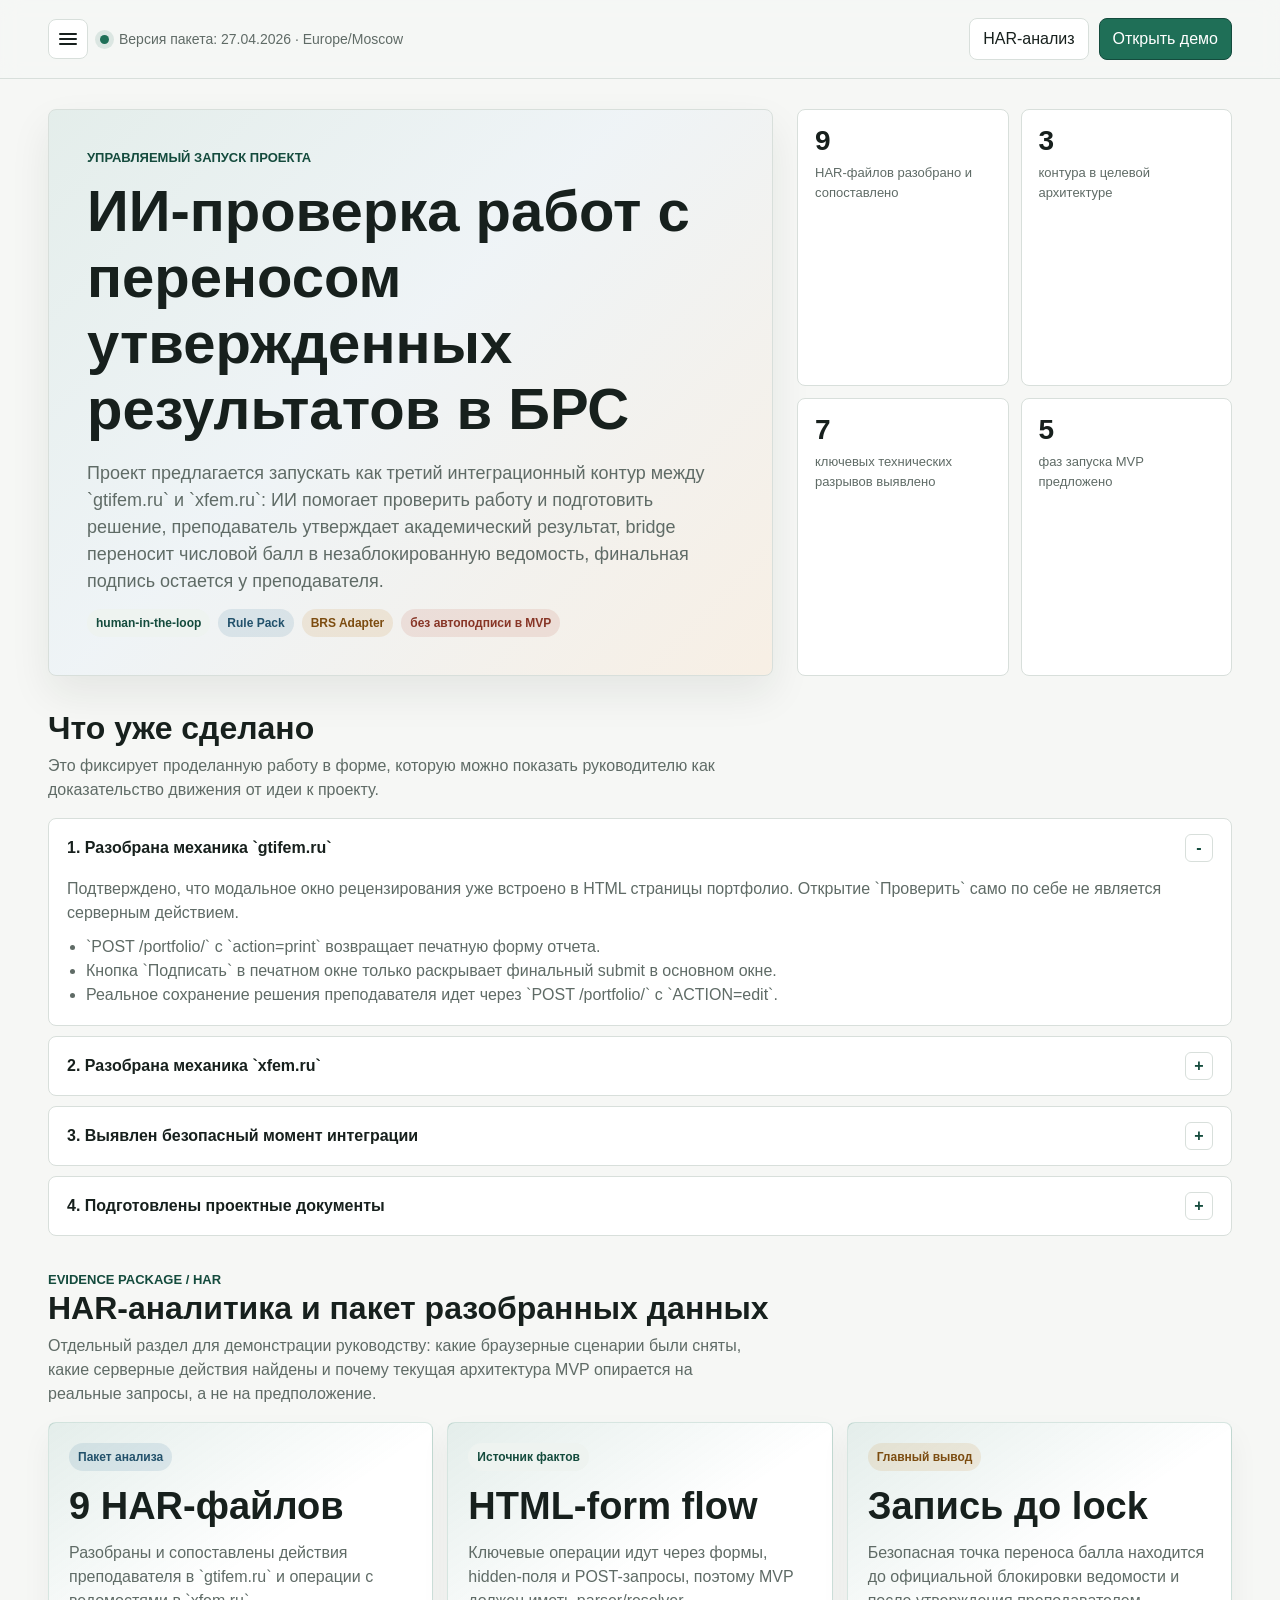
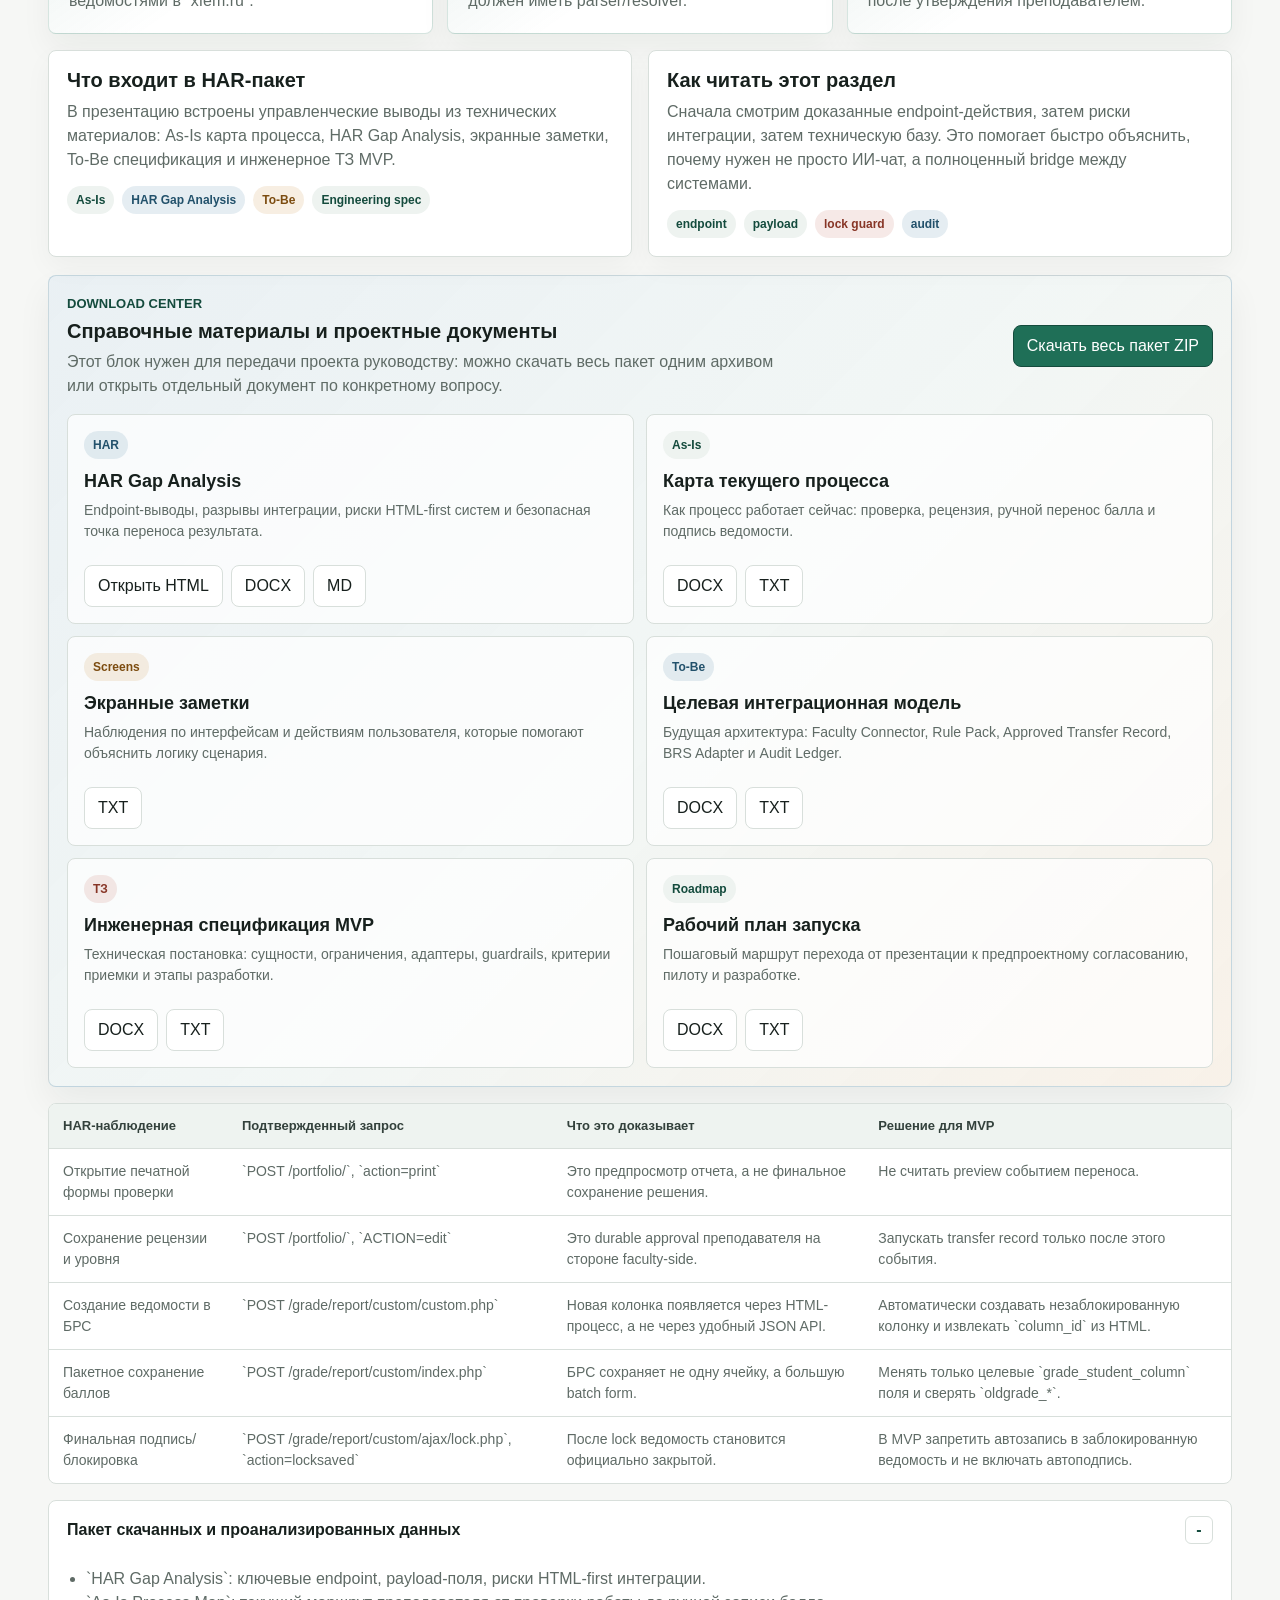
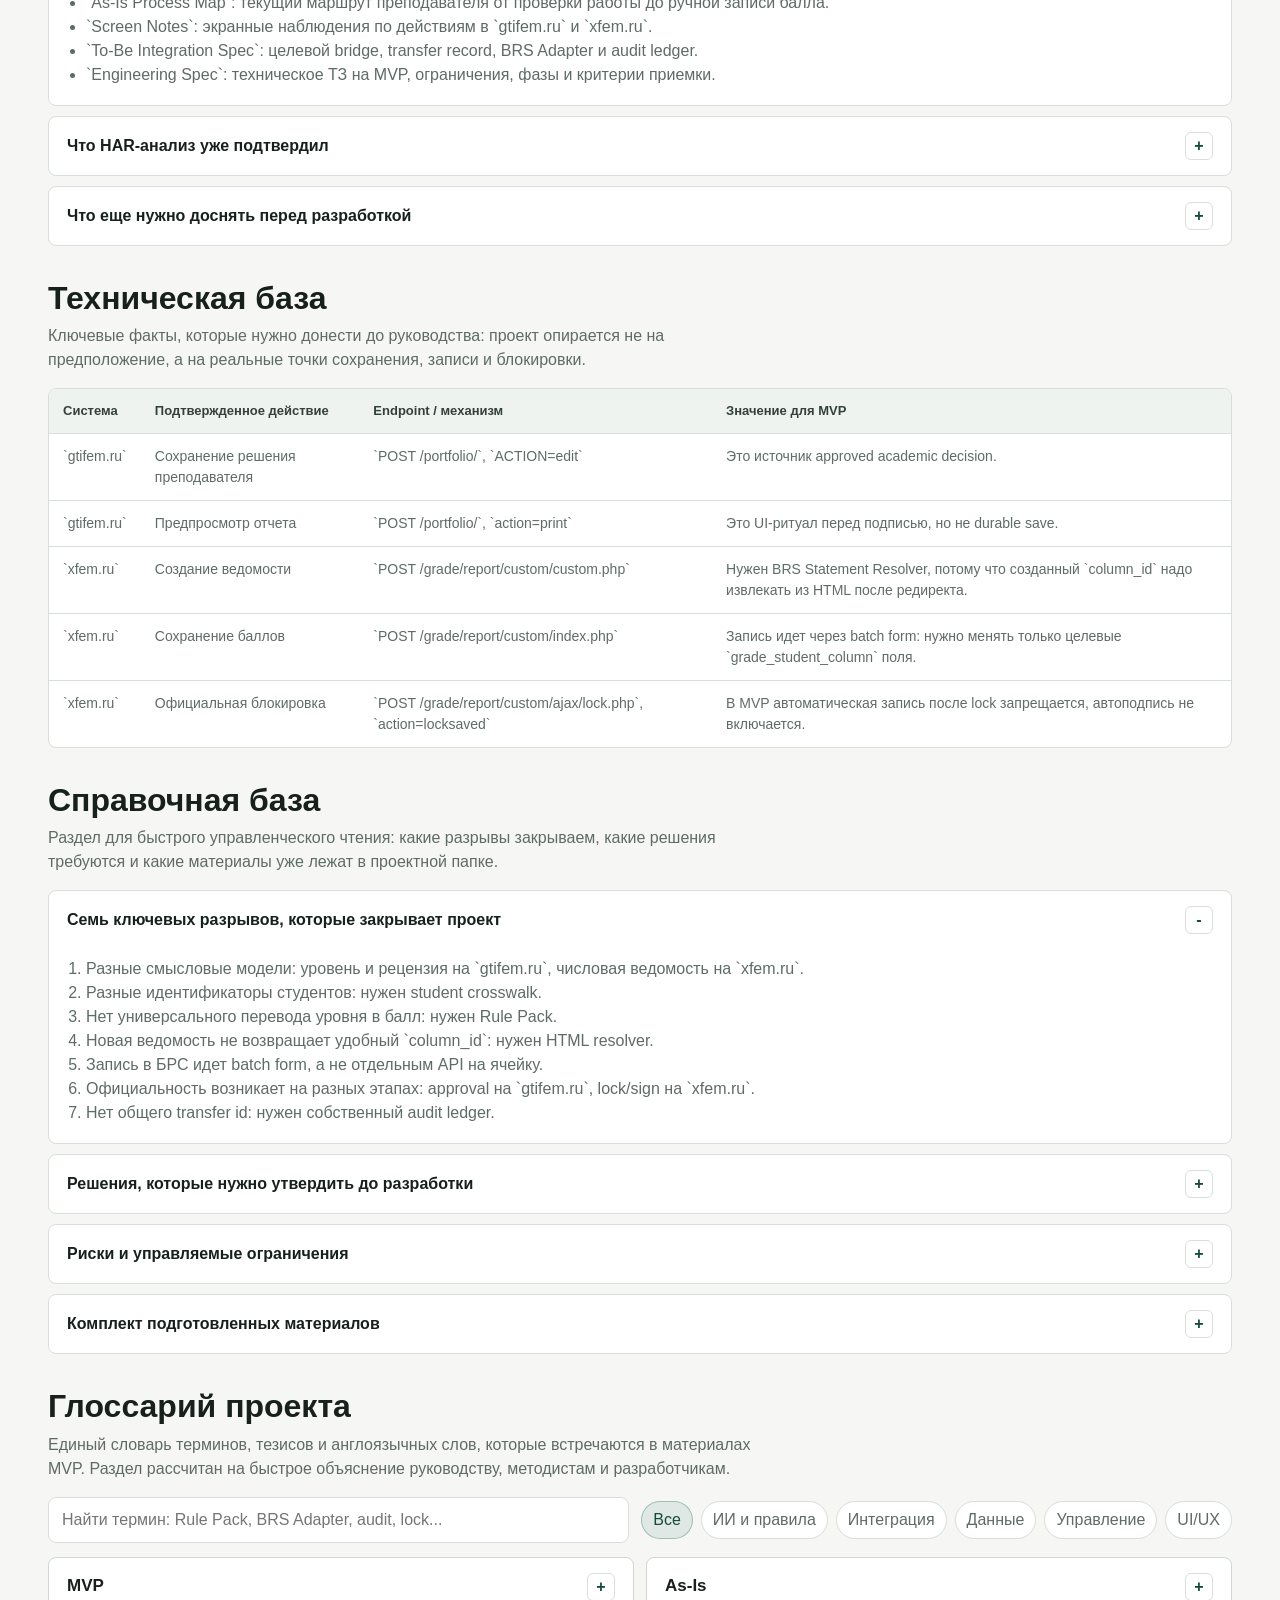
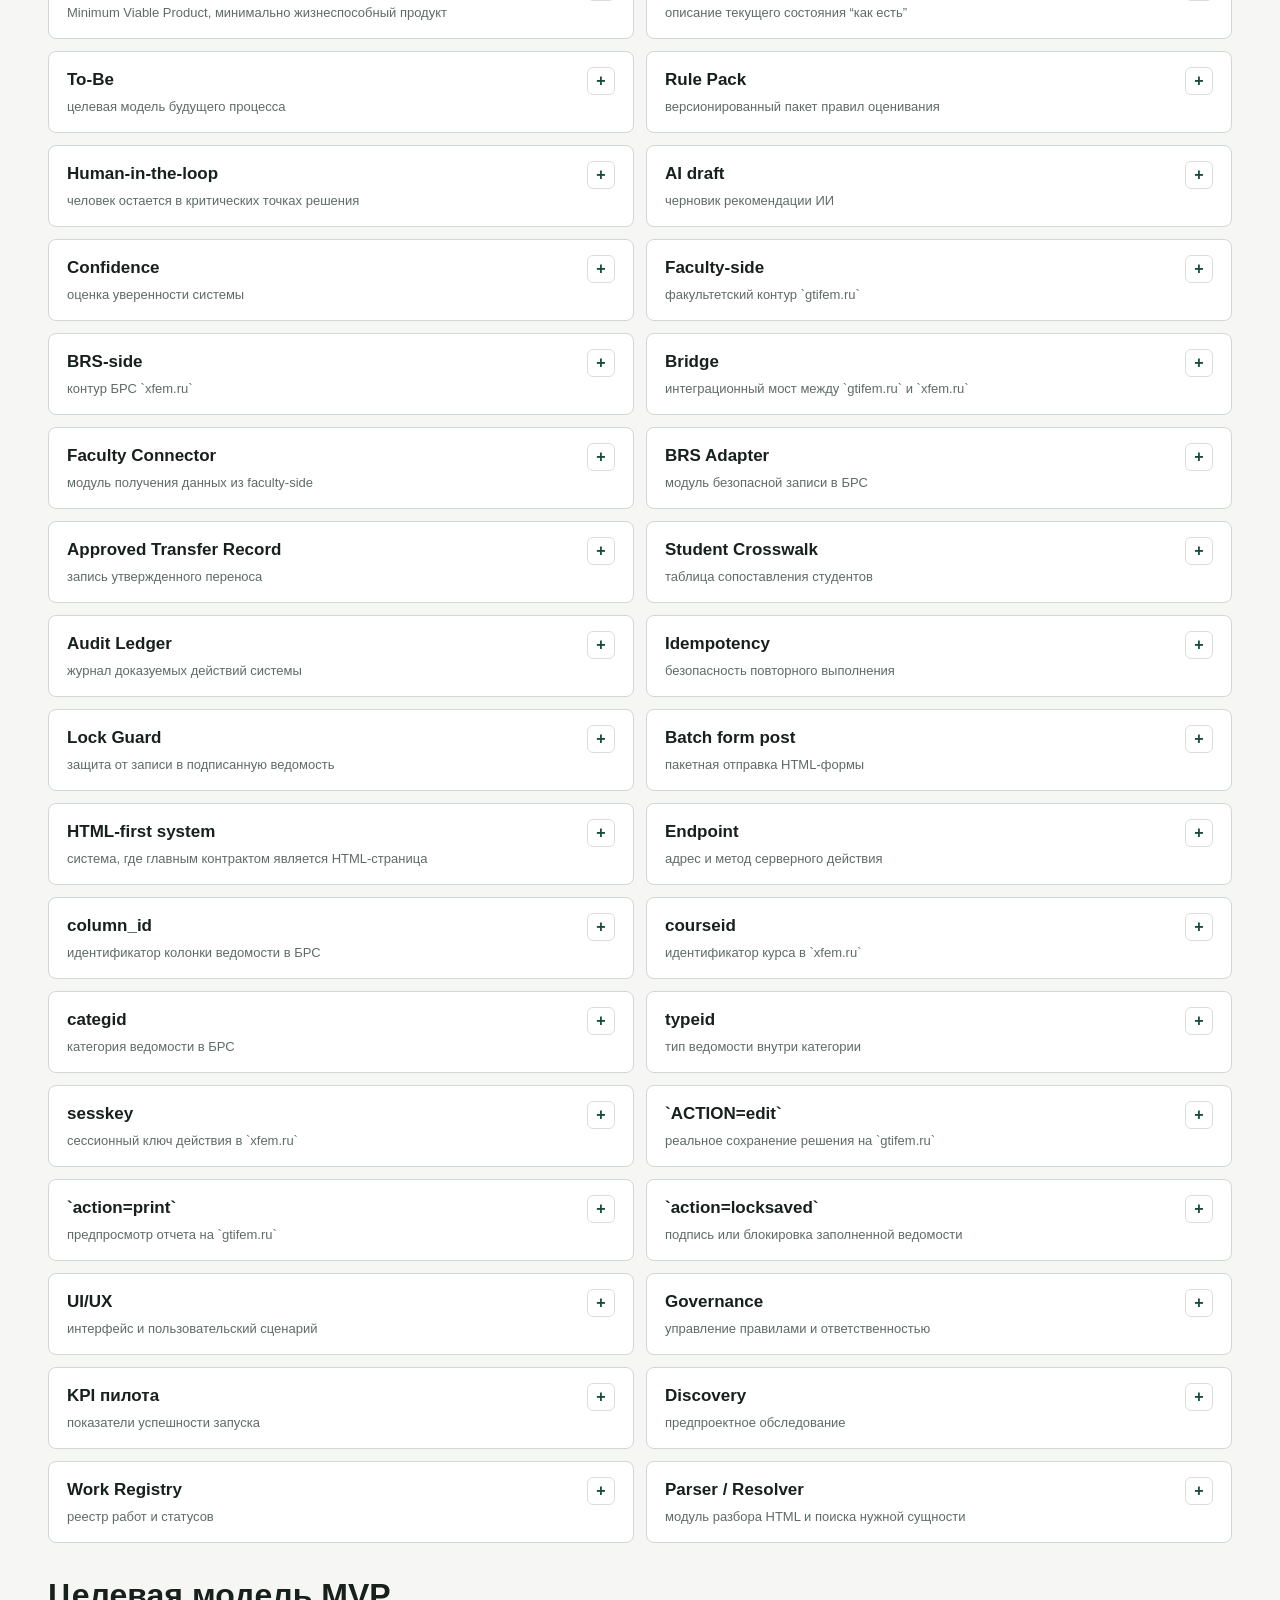
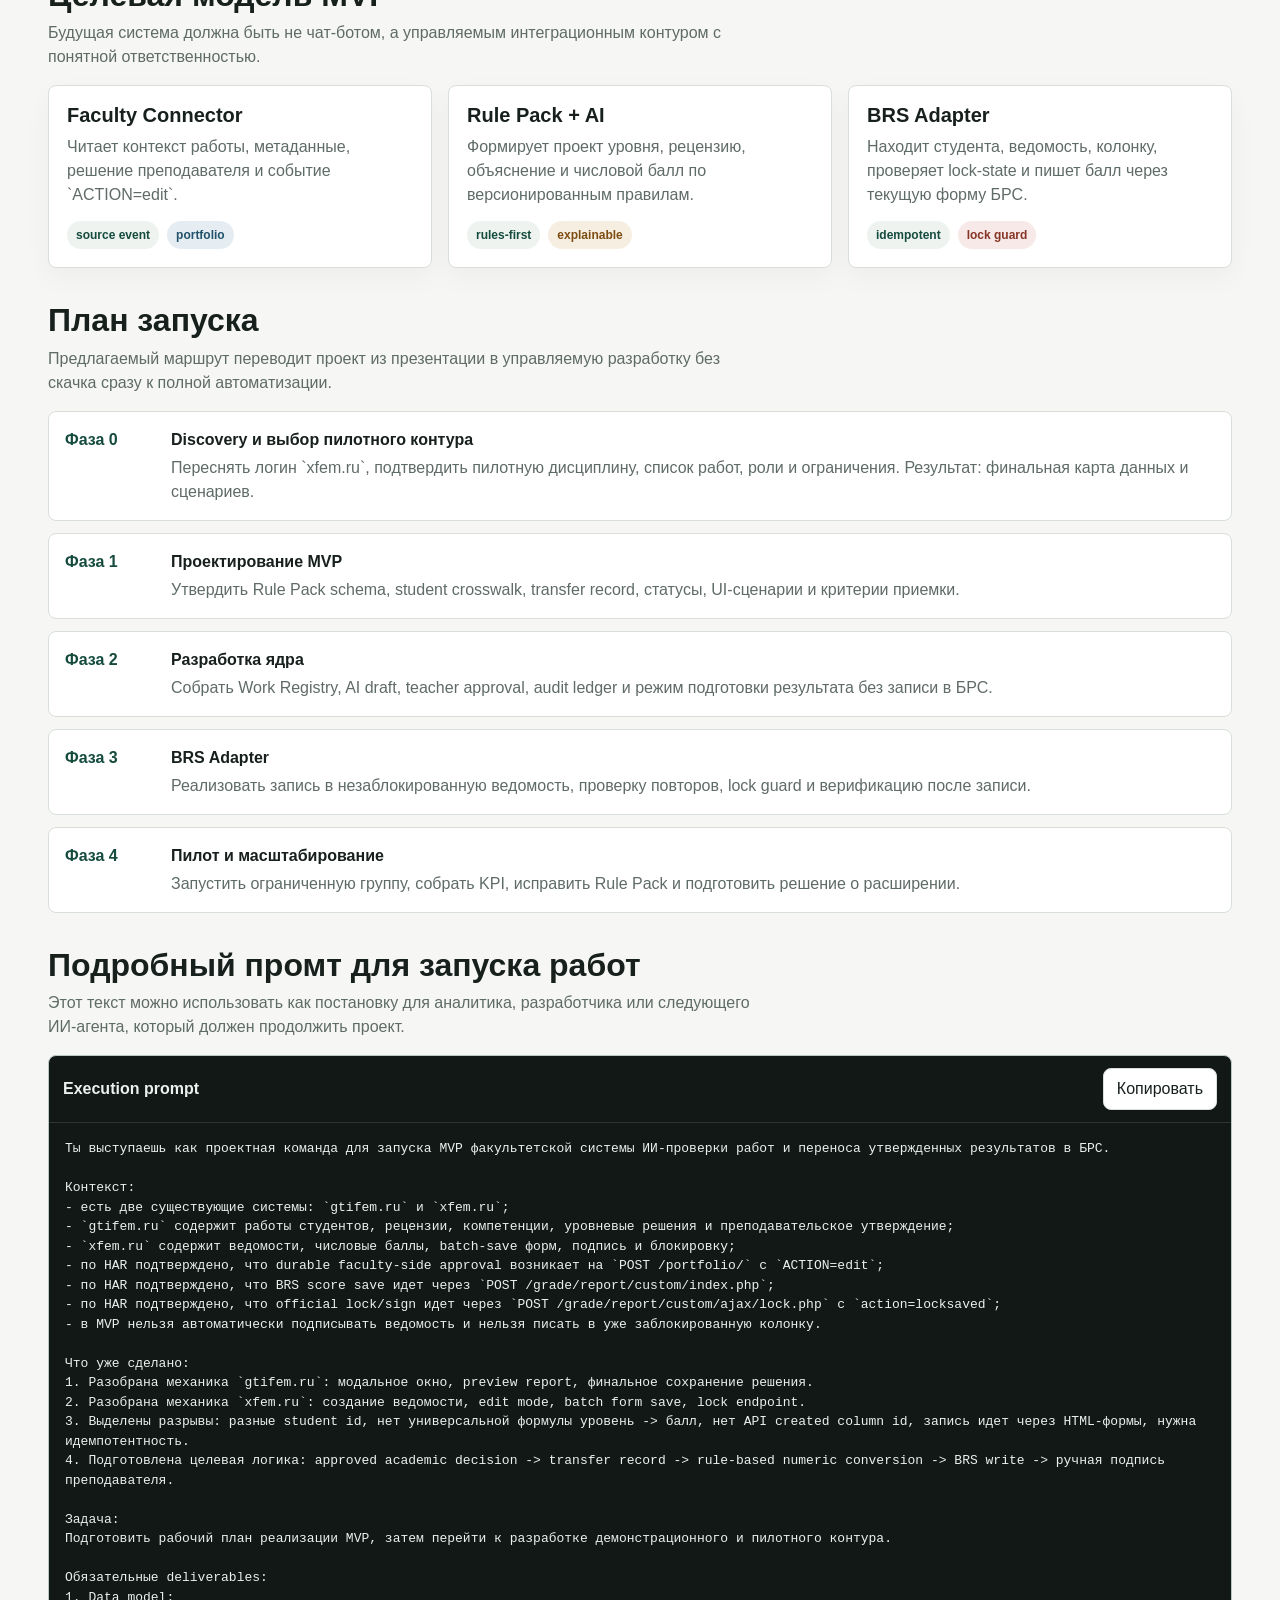
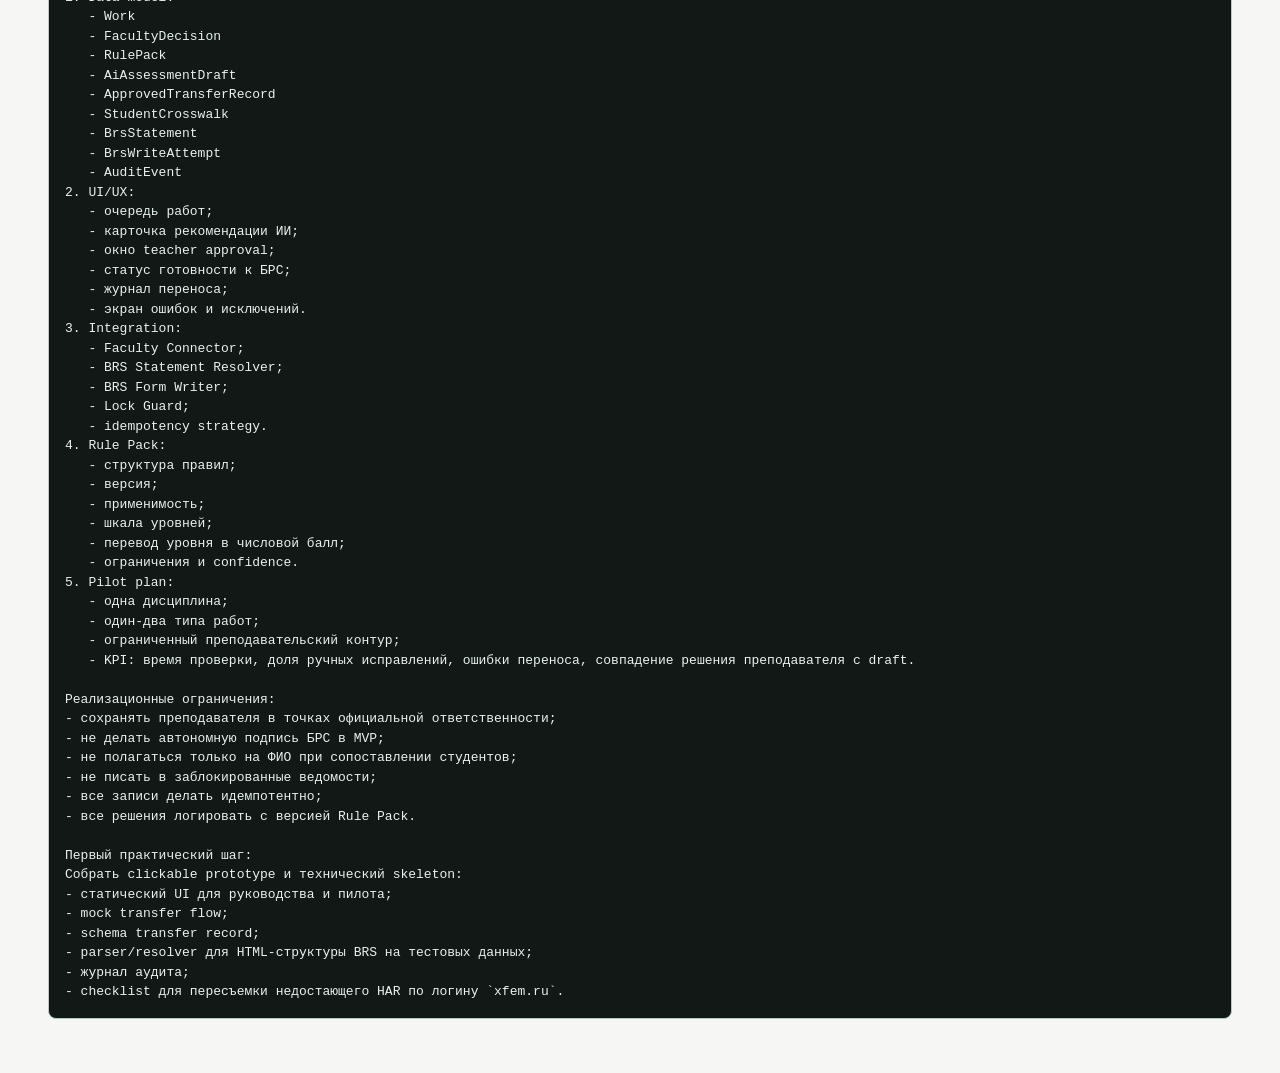
<file: index.html>
<!doctype html>
<html lang="ru">
<head>
  <meta charset="utf-8">
  <meta name="viewport" content="width=device-width, initial-scale=1">
  <meta name="author" content="Морозов Артём Михайлович">
  <meta name="project-author" content="Морозов Артём Михайлович, преподаватель модуля Введение в ИТ, младший научный сотрудник, mam@gtifem.ru, 89215550212">
  <title>Проект MVP: ИИ-проверка и перенос баллов в БРС</title>
  <link rel="stylesheet" href="styles.css">
</head>
<body>
  <div class="shell">
    <aside class="side">
      <div class="side__top">
        <div class="brand">
          <div class="brand__mark">AI</div>
          <div class="brand__title">ФЭМ · MVP Bridge</div>
          <div class="brand__caption">Пакет для представления руководству</div>
        </div>
        <button class="icon-btn icon-btn--dark" type="button" data-sidebar-toggle aria-label="Скрыть боковое меню" aria-expanded="true">
          <span class="menu-icon" aria-hidden="true"><span></span></span>
        </button>
      </div>
      <nav class="nav" aria-label="Разделы">
        <a class="is-active" href="#summary">Кратко</a>
        <a href="#done">Что сделано</a>
        <a href="#har-analysis">HAR-анализ</a>
        <a href="#document-center">Документы</a>
        <a href="#evidence">Техническая база</a>
        <a href="#reference">Справочник</a>
        <a href="#glossary">Глоссарий</a>
        <a href="#model">Целевая модель</a>
        <a href="#roadmap">План запуска</a>
        <a href="#prompt">Промт</a>
      </nav>
      <a class="side-demo-link" href="demo.html">Открыть демо сайта</a>
      <section class="author-lock" aria-label="Заблокированная ячейка автора проекта">
        <div class="author-lock__head">
          <span aria-hidden="true">LOCK</span>
          <strong>Автор проекта</strong>
        </div>
        <p><strong>Морозов Артём Михайлович</strong></p>
        <p>Преподаватель модуля “Введение в ИТ”, младший научный сотрудник</p>
        <p><a href="mailto:mam@gtifem.ru">mam@gtifem.ru</a></p>
        <p><a href="tel:+79215550212">8 921 555 02 12</a></p>
      </section>
      <div class="side__footer">
        Статус: подготовлен демонстрационный контур и база для перехода к предпроектному согласованию.
      </div>
    </aside>
    <button class="sidebar-backdrop" type="button" data-sidebar-close aria-label="Закрыть боковое меню"></button>

    <main class="main">
      <header class="topbar">
        <div class="topbar__left">
          <button class="icon-btn" type="button" data-sidebar-toggle aria-label="Открыть или скрыть боковое меню" aria-expanded="true">
            <span class="menu-icon" aria-hidden="true"><span></span></span>
          </button>
          <div class="topbar__meta">
            <span class="status-dot"></span>
            <span>Версия пакета: 27.04.2026 · Europe/Moscow</span>
          </div>
        </div>
        <div class="actions">
          <a class="btn" href="#har-analysis">HAR-анализ</a>
          <a class="btn btn--primary" href="demo.html">Открыть демо</a>
        </div>
      </header>

      <div class="content">
        <section class="intro" id="summary">
          <div class="hero-panel">
            <div class="eyebrow">Управляемый запуск проекта</div>
            <h1>ИИ-проверка работ с переносом утвержденных результатов в БРС</h1>
            <p class="lead">Проект предлагается запускать как третий интеграционный контур между `gtifem.ru` и `xfem.ru`: ИИ помогает проверить работу и подготовить решение, преподаватель утверждает академический результат, bridge переносит числовой балл в незаблокированную ведомость, финальная подпись остается у преподавателя.</p>
            <div class="tag-row">
              <span class="tag">human-in-the-loop</span>
              <span class="tag tag--blue">Rule Pack</span>
              <span class="tag tag--amber">BRS Adapter</span>
              <span class="tag tag--red">без автоподписи в MVP</span>
            </div>
          </div>
          <div class="metric-grid">
            <div class="metric">
              <div class="metric__value">9</div>
              <div class="metric__label">HAR-файлов разобрано и сопоставлено</div>
            </div>
            <div class="metric">
              <div class="metric__value">3</div>
              <div class="metric__label">контура в целевой архитектуре</div>
            </div>
            <div class="metric">
              <div class="metric__value">7</div>
              <div class="metric__label">ключевых технических разрывов выявлено</div>
            </div>
            <div class="metric">
              <div class="metric__value">5</div>
              <div class="metric__label">фаз запуска MVP предложено</div>
            </div>
          </div>
        </section>

        <section class="section" id="done">
          <div class="section__head">
            <div>
              <h2>Что уже сделано</h2>
              <p>Это фиксирует проделанную работу в форме, которую можно показать руководителю как доказательство движения от идеи к проекту.</p>
            </div>
          </div>
          <div class="accordion">
            <details open>
              <summary>1. Разобрана механика `gtifem.ru`</summary>
              <div class="details-body">
                <p>Подтверждено, что модальное окно рецензирования уже встроено в HTML страницы портфолио. Открытие `Проверить` само по себе не является серверным действием.</p>
                <ul>
                  <li>`POST /portfolio/` с `action=print` возвращает печатную форму отчета.</li>
                  <li>Кнопка `Подписать` в печатном окне только раскрывает финальный submit в основном окне.</li>
                  <li>Реальное сохранение решения преподавателя идет через `POST /portfolio/` с `ACTION=edit`.</li>
                </ul>
              </div>
            </details>
            <details>
              <summary>2. Разобрана механика `xfem.ru`</summary>
              <div class="details-body">
                <p>Подтверждено, что БРС работает через серверные HTML-формы, а не через чистый JSON API.</p>
                <ul>
                  <li>Ведомость создается через `POST /grade/report/custom/custom.php`.</li>
                  <li>Оценки сохраняются пакетным `POST /grade/report/custom/index.php`.</li>
                  <li>Подпись или блокировка ведомости выполняется через `POST /grade/report/custom/ajax/lock.php` с `action=locksaved`.</li>
                </ul>
              </div>
            </details>
            <details>
              <summary>3. Выявлен безопасный момент интеграции</summary>
              <div class="details-body">
                <p>Bridge должен работать после сохраненного академического решения на `gtifem.ru` и до официальной блокировки колонки на `xfem.ru`.</p>
                <p>Именно эта точка позволяет автоматизировать перенос результата, не снимая с преподавателя ответственность за академическое решение и финальную подпись.</p>
              </div>
            </details>
            <details>
              <summary>4. Подготовлены проектные документы</summary>
              <div class="details-body">
                <ul>
                  <li>As-Is и HAR Gap Analysis.</li>
                  <li>To-Be Integration Specification.</li>
                  <li>Инженерное ТЗ на MVP.</li>
                  <li>Рабочий план запуска MVP.</li>
                  <li>Демонстрационный HTML-пакет для руководства.</li>
                </ul>
              </div>
            </details>
          </div>
        </section>

        <section class="section" id="har-analysis">
          <div class="section__head">
            <div>
              <div class="eyebrow">Evidence package / HAR</div>
              <h2>HAR-аналитика и пакет разобранных данных</h2>
              <p>Отдельный раздел для демонстрации руководству: какие браузерные сценарии были сняты, какие серверные действия найдены и почему текущая архитектура MVP опирается на реальные запросы, а не на предположение.</p>
            </div>
          </div>

          <div class="har-board">
            <article class="har-snapshot">
              <span class="tag tag--blue">Пакет анализа</span>
              <strong>9 HAR-файлов</strong>
              <p>Разобраны и сопоставлены действия преподавателя в `gtifem.ru` и операции с ведомостями в `xfem.ru`.</p>
            </article>
            <article class="har-snapshot">
              <span class="tag">Источник фактов</span>
              <strong>HTML-form flow</strong>
              <p>Ключевые операции идут через формы, hidden-поля и POST-запросы, поэтому MVP должен иметь parser/resolver.</p>
            </article>
            <article class="har-snapshot">
              <span class="tag tag--amber">Главный вывод</span>
              <strong>Запись до lock</strong>
              <p>Безопасная точка переноса балла находится до официальной блокировки ведомости и после утверждения преподавателем.</p>
            </article>
          </div>

          <div class="grid grid--2 har-package">
            <article class="card">
              <h3>Что входит в HAR-пакет</h3>
              <p>В презентацию встроены управленческие выводы из технических материалов: As-Is карта процесса, HAR Gap Analysis, экранные заметки, To-Be спецификация и инженерное ТЗ MVP.</p>
              <div class="tag-row">
                <span class="tag">As-Is</span>
                <span class="tag tag--blue">HAR Gap Analysis</span>
                <span class="tag tag--amber">To-Be</span>
                <span class="tag">Engineering spec</span>
              </div>
            </article>
            <article class="card">
              <h3>Как читать этот раздел</h3>
              <p>Сначала смотрим доказанные endpoint-действия, затем риски интеграции, затем техническую базу. Это помогает быстро объяснить, почему нужен не просто ИИ-чат, а полноценный bridge между системами.</p>
              <div class="tag-row">
                <span class="tag">endpoint</span>
                <span class="tag">payload</span>
                <span class="tag tag--red">lock guard</span>
                <span class="tag tag--blue">audit</span>
              </div>
            </article>
          </div>

          <div class="document-center" id="document-center">
            <div class="document-center__hero">
              <div>
                <div class="eyebrow">Download center</div>
                <h3>Справочные материалы и проектные документы</h3>
                <p>Этот блок нужен для передачи проекта руководству: можно скачать весь пакет одним архивом или открыть отдельный документ по конкретному вопросу.</p>
              </div>
              <a class="btn btn--primary" href="downloads/project-documents.zip" download>Скачать весь пакет ZIP</a>
            </div>

            <div class="document-grid">
              <article class="document-card">
                <div>
                  <span class="tag tag--blue">HAR</span>
                  <h4>HAR Gap Analysis</h4>
                  <p>Endpoint-выводы, разрывы интеграции, риски HTML-first систем и безопасная точка переноса результата.</p>
                </div>
                <div class="document-actions">
                  <a class="btn" href="docs/fem_har_gap_analysis_mvp_2026-04-26.html" target="_blank" rel="noopener">Открыть HTML</a>
                  <a class="btn" href="docs/fem_har_gap_analysis_mvp_2026-04-26.docx" download>DOCX</a>
                  <a class="btn" href="docs/fem_har_gap_analysis_mvp_2026-04-26.md" download>MD</a>
                </div>
              </article>

              <article class="document-card">
                <div>
                  <span class="tag">As-Is</span>
                  <h4>Карта текущего процесса</h4>
                  <p>Как процесс работает сейчас: проверка, рецензия, ручной перенос балла и подпись ведомости.</p>
                </div>
                <div class="document-actions">
                  <a class="btn" href="docs/fem_asis_process_map_2026-04-26.docx" download>DOCX</a>
                  <a class="btn" href="docs/fem_asis_process_map_2026-04-26.txt" download>TXT</a>
                </div>
              </article>

              <article class="document-card">
                <div>
                  <span class="tag tag--amber">Screens</span>
                  <h4>Экранные заметки</h4>
                  <p>Наблюдения по интерфейсам и действиям пользователя, которые помогают объяснить логику сценария.</p>
                </div>
                <div class="document-actions">
                  <a class="btn" href="docs/fem_asis_screen_notes_2026-04-26.txt" download>TXT</a>
                </div>
              </article>

              <article class="document-card">
                <div>
                  <span class="tag tag--blue">To-Be</span>
                  <h4>Целевая интеграционная модель</h4>
                  <p>Будущая архитектура: Faculty Connector, Rule Pack, Approved Transfer Record, BRS Adapter и Audit Ledger.</p>
                </div>
                <div class="document-actions">
                  <a class="btn" href="docs/fem_tobe_integration_spec_mvp_2026-04-26.docx" download>DOCX</a>
                  <a class="btn" href="docs/fem_tobe_integration_spec_mvp_2026-04-26.txt" download>TXT</a>
                </div>
              </article>

              <article class="document-card">
                <div>
                  <span class="tag tag--red">ТЗ</span>
                  <h4>Инженерная спецификация MVP</h4>
                  <p>Техническая постановка: сущности, ограничения, адаптеры, guardrails, критерии приемки и этапы разработки.</p>
                </div>
                <div class="document-actions">
                  <a class="btn" href="docs/fem_mvp_engineering_spec_2026-04-26.docx" download>DOCX</a>
                  <a class="btn" href="docs/fem_mvp_engineering_spec_2026-04-26.txt" download>TXT</a>
                </div>
              </article>

              <article class="document-card">
                <div>
                  <span class="tag">Roadmap</span>
                  <h4>Рабочий план запуска</h4>
                  <p>Пошаговый маршрут перехода от презентации к предпроектному согласованию, пилоту и разработке.</p>
                </div>
                <div class="document-actions">
                  <a class="btn" href="docs/fem_ai_mvp_workplan_2026.docx" download>DOCX</a>
                  <a class="btn" href="docs/fem_ai_mvp_workplan_2026.txt" download>TXT</a>
                </div>
              </article>
            </div>
          </div>

          <div class="table-wrap har-table">
            <table>
              <thead>
                <tr>
                  <th>HAR-наблюдение</th>
                  <th>Подтвержденный запрос</th>
                  <th>Что это доказывает</th>
                  <th>Решение для MVP</th>
                </tr>
              </thead>
              <tbody>
                <tr>
                  <td>Открытие печатной формы проверки</td>
                  <td>`POST /portfolio/`, `action=print`</td>
                  <td>Это предпросмотр отчета, а не финальное сохранение решения.</td>
                  <td>Не считать preview событием переноса.</td>
                </tr>
                <tr>
                  <td>Сохранение рецензии и уровня</td>
                  <td>`POST /portfolio/`, `ACTION=edit`</td>
                  <td>Это durable approval преподавателя на стороне faculty-side.</td>
                  <td>Запускать transfer record только после этого события.</td>
                </tr>
                <tr>
                  <td>Создание ведомости в БРС</td>
                  <td>`POST /grade/report/custom/custom.php`</td>
                  <td>Новая колонка появляется через HTML-процесс, а не через удобный JSON API.</td>
                  <td>Автоматически создавать незаблокированную колонку и извлекать `column_id` из HTML.</td>
                </tr>
                <tr>
                  <td>Пакетное сохранение баллов</td>
                  <td>`POST /grade/report/custom/index.php`</td>
                  <td>БРС сохраняет не одну ячейку, а большую batch form.</td>
                  <td>Менять только целевые `grade_student_column` поля и сверять `oldgrade_*`.</td>
                </tr>
                <tr>
                  <td>Финальная подпись/блокировка</td>
                  <td>`POST /grade/report/custom/ajax/lock.php`, `action=locksaved`</td>
                  <td>После lock ведомость становится официально закрытой.</td>
                  <td>В MVP запретить автозапись в заблокированную ведомость и не включать автоподпись.</td>
                </tr>
              </tbody>
            </table>
          </div>

          <div class="accordion har-accordion">
            <details open>
              <summary>Пакет скачанных и проанализированных данных</summary>
              <div class="details-body">
                <ul>
                  <li>`HAR Gap Analysis`: ключевые endpoint, payload-поля, риски HTML-first интеграции.</li>
                  <li>`As-Is Process Map`: текущий маршрут преподавателя от проверки работы до ручной записи балла.</li>
                  <li>`Screen Notes`: экранные наблюдения по действиям в `gtifem.ru` и `xfem.ru`.</li>
                  <li>`To-Be Integration Spec`: целевой bridge, transfer record, BRS Adapter и audit ledger.</li>
                  <li>`Engineering Spec`: техническое ТЗ на MVP, ограничения, фазы и критерии приемки.</li>
                </ul>
              </div>
            </details>
            <details>
              <summary>Что HAR-анализ уже подтвердил</summary>
              <div class="details-body">
                <p>Подтверждена рабочая интеграционная точка: ИИ и bridge должны включаться после сохранения решения преподавателя и до блокировки БРС. Это сохраняет преподавателя в официальной зоне ответственности и позволяет автоматизировать перенос без опасной автоподписи.</p>
              </div>
            </details>
            <details>
              <summary>Что еще нужно доснять перед разработкой</summary>
              <div class="details-body">
                <ul>
                  <li>Свежий логин и получение актуального `sesskey` в `xfem.ru`.</li>
                  <li>Повторное открытие уже созданной ведомости и проверка lock-state.</li>
                  <li>Ошибочный сценарий: попытка записи в заблокированную ведомость.</li>
                  <li>Сценарий массового сохранения нескольких студентов в одной колонке.</li>
                </ul>
              </div>
            </details>
          </div>
        </section>

        <section class="section" id="evidence">
          <div class="section__head">
            <div>
              <h2>Техническая база</h2>
              <p>Ключевые факты, которые нужно донести до руководства: проект опирается не на предположение, а на реальные точки сохранения, записи и блокировки.</p>
            </div>
          </div>
          <div class="table-wrap">
            <table>
              <thead>
                <tr>
                  <th>Система</th>
                  <th>Подтвержденное действие</th>
                  <th>Endpoint / механизм</th>
                  <th>Значение для MVP</th>
                </tr>
              </thead>
              <tbody>
                <tr>
                  <td>`gtifem.ru`</td>
                  <td>Сохранение решения преподавателя</td>
                  <td>`POST /portfolio/`, `ACTION=edit`</td>
                  <td>Это источник approved academic decision.</td>
                </tr>
                <tr>
                  <td>`gtifem.ru`</td>
                  <td>Предпросмотр отчета</td>
                  <td>`POST /portfolio/`, `action=print`</td>
                  <td>Это UI-ритуал перед подписью, но не durable save.</td>
                </tr>
                <tr>
                  <td>`xfem.ru`</td>
                  <td>Создание ведомости</td>
                  <td>`POST /grade/report/custom/custom.php`</td>
                  <td>Нужен BRS Statement Resolver, потому что созданный `column_id` надо извлекать из HTML после редиректа.</td>
                </tr>
                <tr>
                  <td>`xfem.ru`</td>
                  <td>Сохранение баллов</td>
                  <td>`POST /grade/report/custom/index.php`</td>
                  <td>Запись идет через batch form: нужно менять только целевые `grade_student_column` поля.</td>
                </tr>
                <tr>
                  <td>`xfem.ru`</td>
                  <td>Официальная блокировка</td>
                  <td>`POST /grade/report/custom/ajax/lock.php`, `action=locksaved`</td>
                  <td>В MVP автоматическая запись после lock запрещается, автоподпись не включается.</td>
                </tr>
              </tbody>
            </table>
          </div>
        </section>

        <section class="section" id="reference">
          <div class="section__head">
            <div>
              <h2>Справочная база</h2>
              <p>Раздел для быстрого управленческого чтения: какие разрывы закрываем, какие решения требуются и какие материалы уже лежат в проектной папке.</p>
            </div>
          </div>
          <div class="accordion">
            <details open>
              <summary>Семь ключевых разрывов, которые закрывает проект</summary>
              <div class="details-body">
                <ol>
                  <li>Разные смысловые модели: уровень и рецензия на `gtifem.ru`, числовая ведомость на `xfem.ru`.</li>
                  <li>Разные идентификаторы студентов: нужен student crosswalk.</li>
                  <li>Нет универсального перевода уровня в балл: нужен Rule Pack.</li>
                  <li>Новая ведомость не возвращает удобный `column_id`: нужен HTML resolver.</li>
                  <li>Запись в БРС идет batch form, а не отдельным API на ячейку.</li>
                  <li>Официальность возникает на разных этапах: approval на `gtifem.ru`, lock/sign на `xfem.ru`.</li>
                  <li>Нет общего transfer id: нужен собственный audit ledger.</li>
                </ol>
              </div>
            </details>
            <details>
              <summary>Решения, которые нужно утвердить до разработки</summary>
              <div class="details-body">
                <ul>
                  <li>Пилотная дисциплина и типы работ.</li>
                  <li>Ответственный за Rule Pack и методическую шкалу.</li>
                  <li>Правила сопоставления студентов между системами.</li>
                  <li>Режим MVP: draft-only, assisted transfer или automatic fill into unlocked statement.</li>
                  <li>Границы ответственности преподавателя при переносе результата.</li>
                  <li>Регламент обработки ошибок, спорных кейсов и повторной проверки.</li>
                </ul>
              </div>
            </details>
            <details>
              <summary>Риски и управляемые ограничения</summary>
              <div class="details-body">
                <p>Главный риск не в ИИ как таковом, а в интеграционной хрупкости двух HTML-first систем. Поэтому MVP должен начинаться с ограниченного контура и жестких guardrails.</p>
                <ul>
                  <li>Не писать в заблокированную ведомость.</li>
                  <li>Не включать автоподпись на первом этапе.</li>
                  <li>Не полагаться только на ФИО при поиске студента.</li>
                  <li>Не хардкодить `sesskey`, column id и временные значения из HAR.</li>
                  <li>Все операции переноса фиксировать в журнале.</li>
                </ul>
              </div>
            </details>
            <details>
              <summary>Комплект подготовленных материалов</summary>
              <div class="details-body">
                <ul>
                  <li><a href="#har-analysis">HAR Gap Analysis: ключевые выводы встроены в отдельный раздел HAR-аналитики</a></li>
                  <li><a href="#model">To-Be Integration Specification: целевая модель встроена в этот раздел</a></li>
                  <li><a href="#roadmap">Инженерное ТЗ и рабочий план: основные шаги встроены в план запуска</a></li>
                  <li><a href="demo.html">HTML-демо будущего рабочего сайта</a></li>
                </ul>
              </div>
            </details>
          </div>
        </section>

        <section class="section" id="glossary">
          <div class="section__head">
            <div>
              <h2>Глоссарий проекта</h2>
              <p>Единый словарь терминов, тезисов и англоязычных слов, которые встречаются в материалах MVP. Раздел рассчитан на быстрое объяснение руководству, методистам и разработчикам.</p>
            </div>
          </div>

          <div class="glossary-tools">
            <input class="search-field" type="search" data-glossary-search placeholder="Найти термин: Rule Pack, BRS Adapter, audit, lock...">
            <div class="filter-row" aria-label="Фильтры глоссария">
              <button class="filter-chip is-active" type="button" data-glossary-filter="all">Все</button>
              <button class="filter-chip" type="button" data-glossary-filter="ai">ИИ и правила</button>
              <button class="filter-chip" type="button" data-glossary-filter="integration">Интеграция</button>
              <button class="filter-chip" type="button" data-glossary-filter="data">Данные</button>
              <button class="filter-chip" type="button" data-glossary-filter="governance">Управление</button>
              <button class="filter-chip" type="button" data-glossary-filter="ux">UI/UX</button>
            </div>
          </div>

          <div class="glossary-grid">
            <details class="glossary-card" data-glossary-item data-category="governance" data-terms="mvp minimum viable product минимально жизнеспособный продукт запуск пилот">
              <summary><span class="glossary-title"><strong>MVP</strong><span>Minimum Viable Product, минимально жизнеспособный продукт</span></span></summary>
              <div class="details-body">
                <div class="glossary-meta"><span class="tag">управление</span><span class="tag tag--blue">запуск</span></div>
                <p>Первая рабочая версия системы, которая доказывает ценность проекта на ограниченном контуре. Для этого проекта MVP не означает “все функции сразу”; он означает проверку полного маршрута от работы студента до контролируемого переноса балла.</p>
              </div>
            </details>

            <details class="glossary-card" data-glossary-item data-category="governance" data-terms="as-is текущий процесс как есть обследование">
              <summary><span class="glossary-title"><strong>As-Is</strong><span>описание текущего состояния “как есть”</span></span></summary>
              <div class="details-body">
                <div class="glossary-meta"><span class="tag">аналитика</span></div>
                <p>Карта того, как процесс работает сейчас: где преподаватель проверяет работу, где сохраняет рецензию, где вручную переносит балл и где подписывает ведомость.</p>
              </div>
            </details>

            <details class="glossary-card" data-glossary-item data-category="governance" data-terms="to-be целевая модель будущий процесс архитектура">
              <summary><span class="glossary-title"><strong>To-Be</strong><span>целевая модель будущего процесса</span></span></summary>
              <div class="details-body">
                <div class="glossary-meta"><span class="tag">архитектура</span></div>
                <p>Описание того, как процесс должен работать после внедрения: ИИ формирует draft, преподаватель утверждает, bridge переносит балл, БРС остается официальной системой фиксации.</p>
              </div>
            </details>

            <details class="glossary-card" data-glossary-item data-category="ai" data-terms="rule pack правила шкала критерии уровни version версия">
              <summary><span class="glossary-title"><strong>Rule Pack</strong><span>версионированный пакет правил оценивания</span></span></summary>
              <div class="details-body">
                <div class="glossary-meta"><span class="tag tag--blue">ИИ</span><span class="tag">методика</span></div>
                <p>Набор правил, по которым система понимает критерии работы, уровни, ограничения применимости и перевод уровня в числовой балл. Это методическое ядро проекта: модель не должна импровизировать вне утвержденных правил.</p>
              </div>
            </details>

            <details class="glossary-card" data-glossary-item data-category="ai" data-terms="human-in-the-loop человек в контуре преподаватель контроль ответственность">
              <summary><span class="glossary-title"><strong>Human-in-the-loop</strong><span>человек остается в критических точках решения</span></span></summary>
              <div class="details-body">
                <div class="glossary-meta"><span class="tag tag--amber">контроль</span></div>
                <p>Принцип, по которому ИИ помогает, но не заменяет преподавателя в официальных решениях. В MVP преподаватель утверждает академический результат и сам выполняет финальную подпись БРС.</p>
              </div>
            </details>

            <details class="glossary-card" data-glossary-item data-category="ai" data-terms="ai draft черновик рекомендация ии проект решения рецензия">
              <summary><span class="glossary-title"><strong>AI draft</strong><span>черновик рекомендации ИИ</span></span></summary>
              <div class="details-body">
                <div class="glossary-meta"><span class="tag tag--blue">ИИ</span><span class="tag">teacher workflow</span></div>
                <p>Предварительное предложение системы: уровень, комментарий, confidence и возможный балл. Это не финальное решение, а материал для преподавателя.</p>
              </div>
            </details>

            <details class="glossary-card" data-glossary-item data-category="ai" data-terms="confidence уверенность достоверность риск ручная проверка">
              <summary><span class="glossary-title"><strong>Confidence</strong><span>оценка уверенности системы</span></span></summary>
              <div class="details-body">
                <div class="glossary-meta"><span class="tag tag--blue">ИИ</span></div>
                <p>Показатель того, насколько система уверена в своей рекомендации. Низкий confidence должен не блокировать преподавателя, а подсвечивать необходимость внимательной ручной проверки.</p>
              </div>
            </details>

            <details class="glossary-card" data-glossary-item data-category="integration" data-terms="faculty-side gtifem portfolio факультетский контур портфолио">
              <summary><span class="glossary-title"><strong>Faculty-side</strong><span>факультетский контур `gtifem.ru`</span></span></summary>
              <div class="details-body">
                <div class="glossary-meta"><span class="tag">gtifem.ru</span></div>
                <p>Сторона процесса, где живут работы студентов, компетенции, рецензии, уровневые решения и событие преподавательского утверждения.</p>
              </div>
            </details>

            <details class="glossary-card" data-glossary-item data-category="integration" data-terms="brs-side xfem брс ведомость баллы подпись">
              <summary><span class="glossary-title"><strong>BRS-side</strong><span>контур БРС `xfem.ru`</span></span></summary>
              <div class="details-body">
                <div class="glossary-meta"><span class="tag">xfem.ru</span></div>
                <p>Официальная сторона фиксации числовых баллов: ведомости, колонки, сохранение оценок, агрегаты, подпись и блокировка.</p>
              </div>
            </details>

            <details class="glossary-card" data-glossary-item data-category="integration" data-terms="bridge интеграционный мост перенос между системами">
              <summary><span class="glossary-title"><strong>Bridge</strong><span>интеграционный мост между `gtifem.ru` и `xfem.ru`</span></span></summary>
              <div class="details-body">
                <div class="glossary-meta"><span class="tag tag--amber">интеграция</span></div>
                <p>Новый слой проекта, который превращает утвержденное академическое решение в контролируемую запись числового балла в БРС.</p>
              </div>
            </details>

            <details class="glossary-card" data-glossary-item data-category="integration" data-terms="faculty connector коннектор чтение gtifem событие">
              <summary><span class="glossary-title"><strong>Faculty Connector</strong><span>модуль получения данных из faculty-side</span></span></summary>
              <div class="details-body">
                <div class="glossary-meta"><span class="tag">connector</span></div>
                <p>Компонент, который читает контекст работы, метаданные, файл, статус и сохраненное решение преподавателя на стороне `gtifem.ru`.</p>
              </div>
            </details>

            <details class="glossary-card" data-glossary-item data-category="integration" data-terms="brs adapter адаптер xfem запись ведомость балл">
              <summary><span class="glossary-title"><strong>BRS Adapter</strong><span>модуль безопасной записи в БРС</span></span></summary>
              <div class="details-body">
                <div class="glossary-meta"><span class="tag tag--amber">интеграция</span></div>
                <p>Компонент, который находит студента, целевую ведомость и колонку, проверяет lock-state и записывает балл через текущий механизм `xfem.ru`.</p>
              </div>
            </details>

            <details class="glossary-card" data-glossary-item data-category="data" data-terms="approved transfer record transfer запись утвержденного переноса">
              <summary><span class="glossary-title"><strong>Approved Transfer Record</strong><span>запись утвержденного переноса</span></span></summary>
              <div class="details-body">
                <div class="glossary-meta"><span class="tag">data model</span></div>
                <p>Главная сущность bridge-слоя: фиксирует work_id, student crosswalk, Rule Pack version, уровень, числовой балл, целевую ведомость, результат записи и audit trail.</p>
              </div>
            </details>

            <details class="glossary-card" data-glossary-item data-category="data" data-terms="student crosswalk сопоставление студентов идентификаторы фио">
              <summary><span class="glossary-title"><strong>Student Crosswalk</strong><span>таблица сопоставления студентов</span></span></summary>
              <div class="details-body">
                <div class="glossary-meta"><span class="tag">data</span><span class="tag tag--red">критично</span></div>
                <p>Связь между faculty-side student id и BRS-side student id. Нужна потому, что идентификаторы в `gtifem.ru` и `xfem.ru` не совпадают, а одного ФИО недостаточно для безопасной записи.</p>
              </div>
            </details>

            <details class="glossary-card" data-glossary-item data-category="data" data-terms="audit ledger журнал аудит след операции">
              <summary><span class="glossary-title"><strong>Audit Ledger</strong><span>журнал доказуемых действий системы</span></span></summary>
              <div class="details-body">
                <div class="glossary-meta"><span class="tag">аудит</span></div>
                <p>Журнал, где фиксируется каждое решение, версия правил, попытка переноса, успешная запись, ошибка или отказ из-за блокировки ведомости.</p>
              </div>
            </details>

            <details class="glossary-card" data-glossary-item data-category="integration" data-terms="idempotency идемпотентность повторная отправка без дублей">
              <summary><span class="glossary-title"><strong>Idempotency</strong><span>безопасность повторного выполнения</span></span></summary>
              <div class="details-body">
                <div class="glossary-meta"><span class="tag tag--amber">надежность</span></div>
                <p>Свойство операции, при котором повторная отправка того же результата не создает дублей, не завышает баллы и не ломает историю переноса.</p>
              </div>
            </details>

            <details class="glossary-card" data-glossary-item data-category="integration" data-terms="lock guard блокировка подпись locksaved запрет записи">
              <summary><span class="glossary-title"><strong>Lock Guard</strong><span>защита от записи в подписанную ведомость</span></span></summary>
              <div class="details-body">
                <div class="glossary-meta"><span class="tag tag--red">защита</span></div>
                <p>Проверка, которая запрещает автоматическую запись после официальной подписи или блокировки колонки в БРС.</p>
              </div>
            </details>

            <details class="glossary-card" data-glossary-item data-category="integration" data-terms="batch form post пакетная html форма save scores">
              <summary><span class="glossary-title"><strong>Batch form post</strong><span>пакетная отправка HTML-формы</span></span></summary>
              <div class="details-body">
                <div class="glossary-meta"><span class="tag">HTML-first</span></div>
                <p>Механизм `xfem.ru`, где даже изменение одной оценки сохраняется большой формой со многими полями `grade_*` и `oldgrade_*`, а не отдельным API-запросом на одну ячейку.</p>
              </div>
            </details>

            <details class="glossary-card" data-glossary-item data-category="integration" data-terms="html-first system html first нет api страницы формы">
              <summary><span class="glossary-title"><strong>HTML-first system</strong><span>система, где главным контрактом является HTML-страница</span></span></summary>
              <div class="details-body">
                <div class="glossary-meta"><span class="tag">legacy</span></div>
                <p>Означает, что интеграция вынуждена работать с HTML-формами, hidden-полями, ссылками и DOM-структурами, потому что стабильного JSON API может не быть.</p>
              </div>
            </details>

            <details class="glossary-card" data-glossary-item data-category="integration" data-terms="endpoint url метод get post точка вызова">
              <summary><span class="glossary-title"><strong>Endpoint</strong><span>адрес и метод серверного действия</span></span></summary>
              <div class="details-body">
                <div class="glossary-meta"><span class="tag">техника</span></div>
                <p>Конкретная точка вызова, например `POST /portfolio/` или `POST /grade/report/custom/index.php`, через которую браузер сохраняет решение или балл.</p>
              </div>
            </details>

            <details class="glossary-card" data-glossary-item data-category="data" data-terms="column_id column id колонка ведомость sortitemid eid">
              <summary><span class="glossary-title"><strong>column_id</strong><span>идентификатор колонки ведомости в БРС</span></span></summary>
              <div class="details-body">
                <div class="glossary-meta"><span class="tag">xfem</span></div>
                <p>Числовой идентификатор ведомости/колонки, который встречается как `sortitemid=493222`, `grade_student_493222` и `eid=i493222`.</p>
              </div>
            </details>

            <details class="glossary-card" data-glossary-item data-category="data" data-terms="courseid course id курс дисциплина xfem">
              <summary><span class="glossary-title"><strong>courseid</strong><span>идентификатор курса в `xfem.ru`</span></span></summary>
              <div class="details-body">
                <div class="glossary-meta"><span class="tag">xfem</span></div>
                <p>Параметр БРС, который указывает конкретный курс или дисциплину. В HAR встречался пример `courseid=12636`.</p>
              </div>
            </details>

            <details class="glossary-card" data-glossary-item data-category="data" data-terms="categid category категория лекции практика">
              <summary><span class="glossary-title"><strong>categid</strong><span>категория ведомости в БРС</span></span></summary>
              <div class="details-body">
                <div class="glossary-meta"><span class="tag">xfem</span></div>
                <p>Параметр категории, например лекции, практика или другой раздел оценивания. Нужен при создании новой ведомости.</p>
              </div>
            </details>

            <details class="glossary-card" data-glossary-item data-category="data" data-terms="typeid type id тип ведомости лекц прз лбрт">
              <summary><span class="glossary-title"><strong>typeid</strong><span>тип ведомости внутри категории</span></span></summary>
              <div class="details-body">
                <div class="glossary-meta"><span class="tag">xfem</span></div>
                <p>Параметр, который выбирает конкретный тип ведомости, например `ЛЕКЦ`. Его нельзя угадывать: он должен браться из формы или справочника.</p>
              </div>
            </details>

            <details class="glossary-card" data-glossary-item data-category="integration" data-terms="sesskey session key сессия csrf токен">
              <summary><span class="glossary-title"><strong>sesskey</strong><span>сессионный ключ действия в `xfem.ru`</span></span></summary>
              <div class="details-body">
                <div class="glossary-meta"><span class="tag tag--red">безопасность</span></div>
                <p>Временный ключ, который используется в формах и ссылках БРС. Его нельзя хардкодить из HAR: адаптер должен получать актуальное значение из текущей авторизованной сессии.</p>
              </div>
            </details>

            <details class="glossary-card" data-glossary-item data-category="integration" data-terms="action edit faculty approval сохранение рецензия">
              <summary><span class="glossary-title"><strong>`ACTION=edit`</strong><span>реальное сохранение решения на `gtifem.ru`</span></span></summary>
              <div class="details-body">
                <div class="glossary-meta"><span class="tag">gtifem</span><span class="tag tag--amber">approval</span></div>
                <p>Ключевой HAR-факт: именно этот POST фиксирует преподавательское решение, уровень, тему и рецензию. Это правильный источник события для bridge.</p>
              </div>
            </details>

            <details class="glossary-card" data-glossary-item data-category="integration" data-terms="action print preview отчет предпросмотр подпись">
              <summary><span class="glossary-title"><strong>`action=print`</strong><span>предпросмотр отчета на `gtifem.ru`</span></span></summary>
              <div class="details-body">
                <div class="glossary-meta"><span class="tag">gtifem</span></div>
                <p>Запрос возвращает печатную форму отчета. Это важный UI-шаг, но сам по себе он не является долговременным сохранением решения.</p>
              </div>
            </details>

            <details class="glossary-card" data-glossary-item data-category="integration" data-terms="locksaved action подпись блокировка ведомость ajax lock">
              <summary><span class="glossary-title"><strong>`action=locksaved`</strong><span>подпись или блокировка заполненной ведомости</span></span></summary>
              <div class="details-body">
                <div class="glossary-meta"><span class="tag tag--red">official state</span></div>
                <p>Официальный переход БРС в состояние подписанной или заблокированной ведомости. После этого автоматическая запись в MVP должна быть запрещена.</p>
              </div>
            </details>

            <details class="glossary-card" data-glossary-item data-category="ux" data-terms="ui ux интерфейс пользовательский опыт экран сценарий">
              <summary><span class="glossary-title"><strong>UI/UX</strong><span>интерфейс и пользовательский сценарий</span></span></summary>
              <div class="details-body">
                <div class="glossary-meta"><span class="tag">прототип</span></div>
                <p>То, как преподаватель видит очередь работ, рекомендацию ИИ, расшифровку, кнопку утверждения, статус переноса и ошибки БРС.</p>
              </div>
            </details>

            <details class="glossary-card" data-glossary-item data-category="governance" data-terms="governance управление ответственность регламент решение">
              <summary><span class="glossary-title"><strong>Governance</strong><span>управление правилами и ответственностью</span></span></summary>
              <div class="details-body">
                <div class="glossary-meta"><span class="tag">регламент</span></div>
                <p>Набор управленческих правил: кто утверждает Rule Pack, кто отвечает за ошибки, кто допускает пилот, кто принимает решение о масштабировании.</p>
              </div>
            </details>

            <details class="glossary-card" data-glossary-item data-category="governance" data-terms="kpi показатели пилот эффективность время ошибки качество">
              <summary><span class="glossary-title"><strong>KPI пилота</strong><span>показатели успешности запуска</span></span></summary>
              <div class="details-body">
                <div class="glossary-meta"><span class="tag">пилот</span></div>
                <p>Измеримые признаки успеха: сокращение времени проверки, доля ручных исправлений, число ошибок переноса, совпадение draft с решением преподавателя, стабильность адаптера.</p>
              </div>
            </details>

            <details class="glossary-card" data-glossary-item data-category="governance" data-terms="discovery обследование уточнение контура предпроект">
              <summary><span class="glossary-title"><strong>Discovery</strong><span>предпроектное обследование</span></span></summary>
              <div class="details-body">
                <div class="glossary-meta"><span class="tag">фаза 0</span></div>
                <p>Этап, на котором команда подтверждает реальные процессы, данные, ограничения, роли, пилотную дисциплину и недостающие HAR-сценарии.</p>
              </div>
            </details>

            <details class="glossary-card" data-glossary-item data-category="data" data-terms="work registry реестр работ очередь статусы">
              <summary><span class="glossary-title"><strong>Work Registry</strong><span>реестр работ и статусов</span></span></summary>
              <div class="details-body">
                <div class="glossary-meta"><span class="tag">backend</span></div>
                <p>Внутренняя таблица или сервис, где система хранит работы, версии анализа, статусы проверки, решения преподавателя и готовность к переносу.</p>
              </div>
            </details>

            <details class="glossary-card" data-glossary-item data-category="integration" data-terms="parser resolver парсер резолвер html колонка ведомость">
              <summary><span class="glossary-title"><strong>Parser / Resolver</strong><span>модуль разбора HTML и поиска нужной сущности</span></span></summary>
              <div class="details-body">
                <div class="glossary-meta"><span class="tag">интеграция</span></div>
                <p>Parser извлекает данные из HTML, resolver сопоставляет их с нужной целью: студентом, ведомостью, колонкой или формой сохранения.</p>
              </div>
            </details>
          </div>
          <div class="empty-state" data-glossary-empty hidden>По текущему поиску ничего не найдено. Попробуйте другой термин или сбросьте фильтр на “Все”.</div>
        </section>

        <section class="section" id="model">
          <div class="section__head">
            <div>
              <h2>Целевая модель MVP</h2>
              <p>Будущая система должна быть не чат-ботом, а управляемым интеграционным контуром с понятной ответственностью.</p>
            </div>
          </div>
          <div class="grid grid--3">
            <article class="card">
              <h3>Faculty Connector</h3>
              <p>Читает контекст работы, метаданные, решение преподавателя и событие `ACTION=edit`.</p>
              <div class="tag-row"><span class="tag">source event</span><span class="tag tag--blue">portfolio</span></div>
            </article>
            <article class="card">
              <h3>Rule Pack + AI</h3>
              <p>Формирует проект уровня, рецензию, объяснение и числовой балл по версионированным правилам.</p>
              <div class="tag-row"><span class="tag">rules-first</span><span class="tag tag--amber">explainable</span></div>
            </article>
            <article class="card">
              <h3>BRS Adapter</h3>
              <p>Находит студента, ведомость, колонку, проверяет lock-state и пишет балл через текущую форму БРС.</p>
              <div class="tag-row"><span class="tag">idempotent</span><span class="tag tag--red">lock guard</span></div>
            </article>
          </div>
        </section>

        <section class="section" id="roadmap">
          <div class="section__head">
            <div>
              <h2>План запуска</h2>
              <p>Предлагаемый маршрут переводит проект из презентации в управляемую разработку без скачка сразу к полной автоматизации.</p>
            </div>
          </div>
          <div class="timeline">
            <div class="timeline__item">
              <div class="timeline__phase">Фаза 0</div>
              <div>
                <strong>Discovery и выбор пилотного контура</strong>
                <p>Переснять логин `xfem.ru`, подтвердить пилотную дисциплину, список работ, роли и ограничения. Результат: финальная карта данных и сценариев.</p>
              </div>
            </div>
            <div class="timeline__item">
              <div class="timeline__phase">Фаза 1</div>
              <div>
                <strong>Проектирование MVP</strong>
                <p>Утвердить Rule Pack schema, student crosswalk, transfer record, статусы, UI-сценарии и критерии приемки.</p>
              </div>
            </div>
            <div class="timeline__item">
              <div class="timeline__phase">Фаза 2</div>
              <div>
                <strong>Разработка ядра</strong>
                <p>Собрать Work Registry, AI draft, teacher approval, audit ledger и режим подготовки результата без записи в БРС.</p>
              </div>
            </div>
            <div class="timeline__item">
              <div class="timeline__phase">Фаза 3</div>
              <div>
                <strong>BRS Adapter</strong>
                <p>Реализовать запись в незаблокированную ведомость, проверку повторов, lock guard и верификацию после записи.</p>
              </div>
            </div>
            <div class="timeline__item">
              <div class="timeline__phase">Фаза 4</div>
              <div>
                <strong>Пилот и масштабирование</strong>
                <p>Запустить ограниченную группу, собрать KPI, исправить Rule Pack и подготовить решение о расширении.</p>
              </div>
            </div>
          </div>
        </section>

        <section class="section" id="prompt">
          <div class="section__head">
            <div>
              <h2>Подробный промт для запуска работ</h2>
              <p>Этот текст можно использовать как постановку для аналитика, разработчика или следующего ИИ-агента, который должен продолжить проект.</p>
            </div>
          </div>
          <div class="prompt-box">
            <div class="prompt-box__head">
              <strong>Execution prompt</strong>
              <button class="btn" type="button" data-copy-target="#execution-prompt">Копировать</button>
            </div>
            <pre id="execution-prompt">Ты выступаешь как проектная команда для запуска MVP факультетской системы ИИ-проверки работ и переноса утвержденных результатов в БРС.

Контекст:
- есть две существующие системы: `gtifem.ru` и `xfem.ru`;
- `gtifem.ru` содержит работы студентов, рецензии, компетенции, уровневые решения и преподавательское утверждение;
- `xfem.ru` содержит ведомости, числовые баллы, batch-save форм, подпись и блокировку;
- по HAR подтверждено, что durable faculty-side approval возникает на `POST /portfolio/` с `ACTION=edit`;
- по HAR подтверждено, что BRS score save идет через `POST /grade/report/custom/index.php`;
- по HAR подтверждено, что official lock/sign идет через `POST /grade/report/custom/ajax/lock.php` с `action=locksaved`;
- в MVP нельзя автоматически подписывать ведомость и нельзя писать в уже заблокированную колонку.

Что уже сделано:
1. Разобрана механика `gtifem.ru`: модальное окно, preview report, финальное сохранение решения.
2. Разобрана механика `xfem.ru`: создание ведомости, edit mode, batch form save, lock endpoint.
3. Выделены разрывы: разные student id, нет универсальной формулы уровень -> балл, нет API created column id, запись идет через HTML-формы, нужна идемпотентность.
4. Подготовлена целевая логика: approved academic decision -> transfer record -> rule-based numeric conversion -> BRS write -> ручная подпись преподавателя.

Задача:
Подготовить рабочий план реализации MVP, затем перейти к разработке демонстрационного и пилотного контура.

Обязательные deliverables:
1. Data model:
   - Work
   - FacultyDecision
   - RulePack
   - AiAssessmentDraft
   - ApprovedTransferRecord
   - StudentCrosswalk
   - BrsStatement
   - BrsWriteAttempt
   - AuditEvent
2. UI/UX:
   - очередь работ;
   - карточка рекомендации ИИ;
   - окно teacher approval;
   - статус готовности к БРС;
   - журнал переноса;
   - экран ошибок и исключений.
3. Integration:
   - Faculty Connector;
   - BRS Statement Resolver;
   - BRS Form Writer;
   - Lock Guard;
   - idempotency strategy.
4. Rule Pack:
   - структура правил;
   - версия;
   - применимость;
   - шкала уровней;
   - перевод уровня в числовой балл;
   - ограничения и confidence.
5. Pilot plan:
   - одна дисциплина;
   - один-два типа работ;
   - ограниченный преподавательский контур;
   - KPI: время проверки, доля ручных исправлений, ошибки переноса, совпадение решения преподавателя с draft.

Реализационные ограничения:
- сохранять преподавателя в точках официальной ответственности;
- не делать автономную подпись БРС в MVP;
- не полагаться только на ФИО при сопоставлении студентов;
- не писать в заблокированные ведомости;
- все записи делать идемпотентно;
- все решения логировать с версией Rule Pack.

Первый практический шаг:
Собрать clickable prototype и технический skeleton:
- статический UI для руководства и пилота;
- mock transfer flow;
- schema transfer record;
- parser/resolver для HTML-структуры BRS на тестовых данных;
- журнал аудита;
- checklist для пересъемки недостающего HAR по логину `xfem.ru`.</pre>
          </div>
        </section>
      </div>
    </main>
  </div>
  <div class="toast" data-toast></div>
  <script src="app.js"></script>
</body>
</html>
</file>
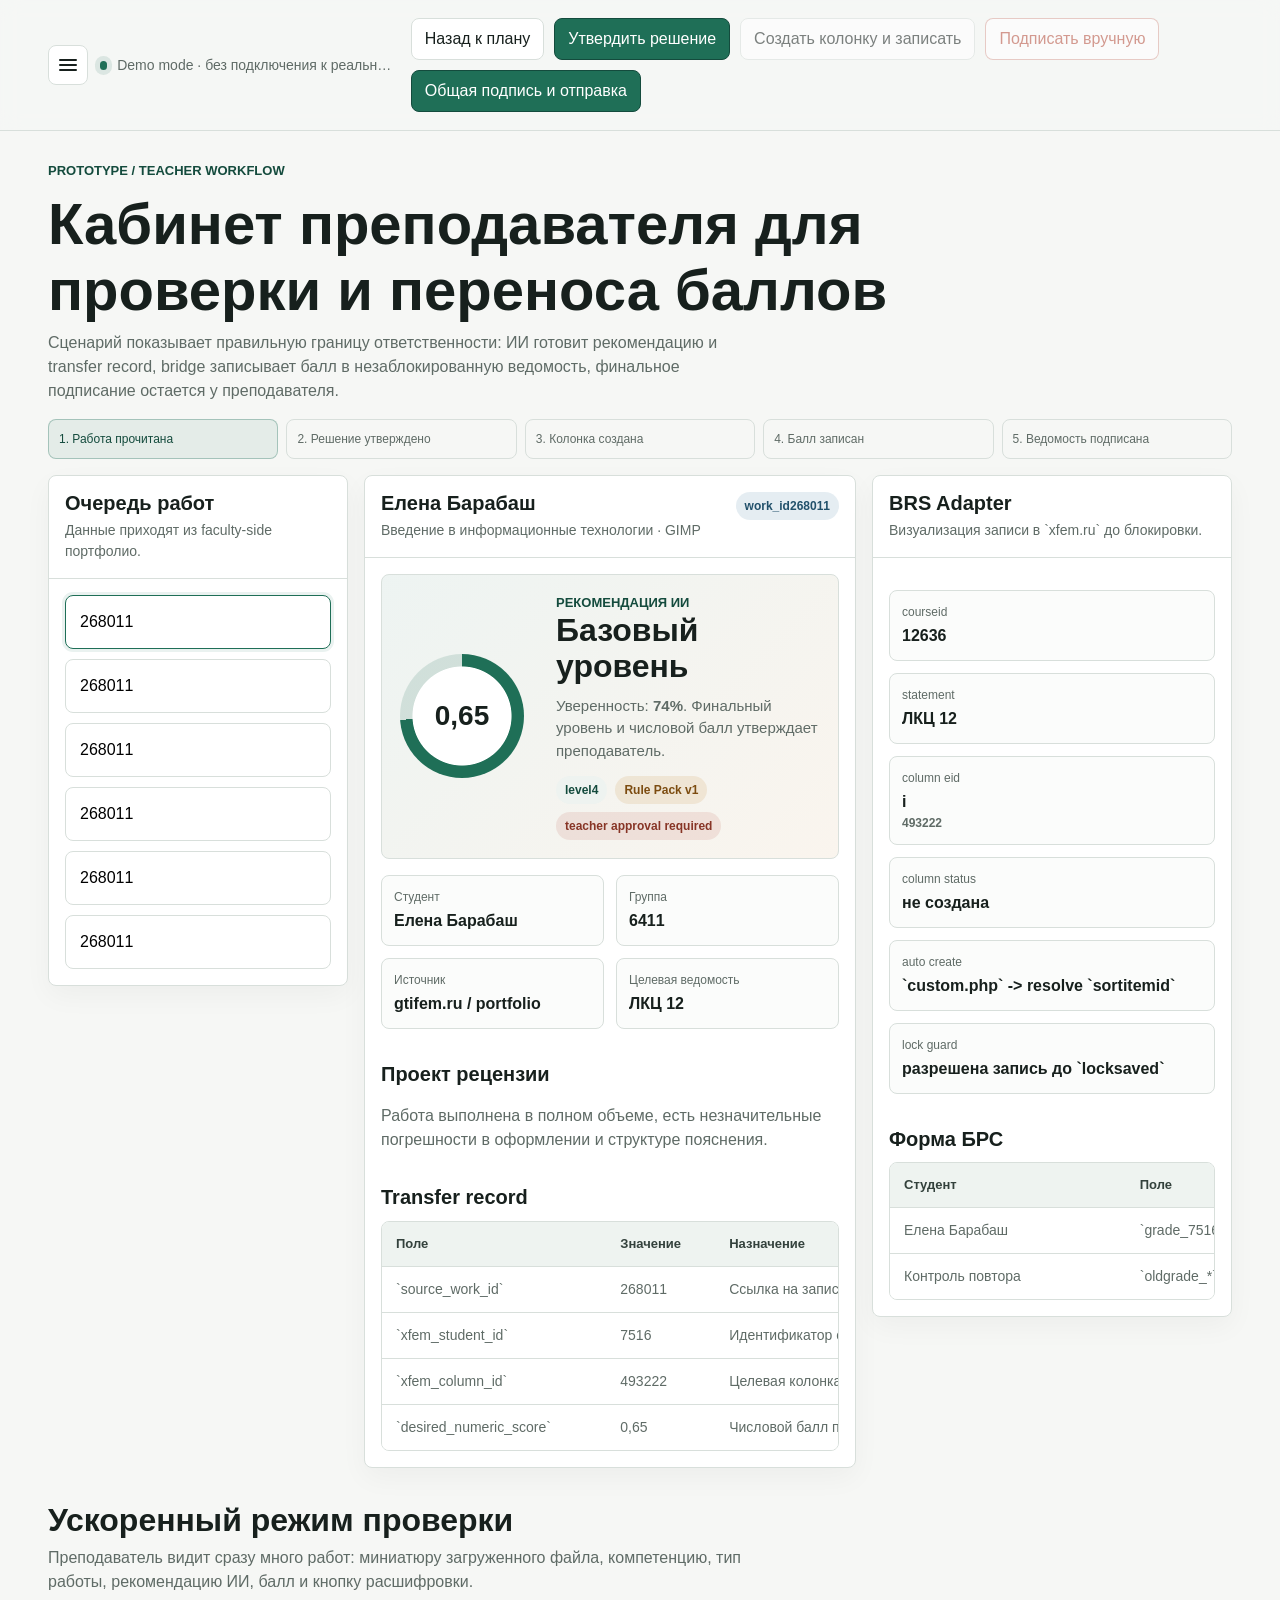
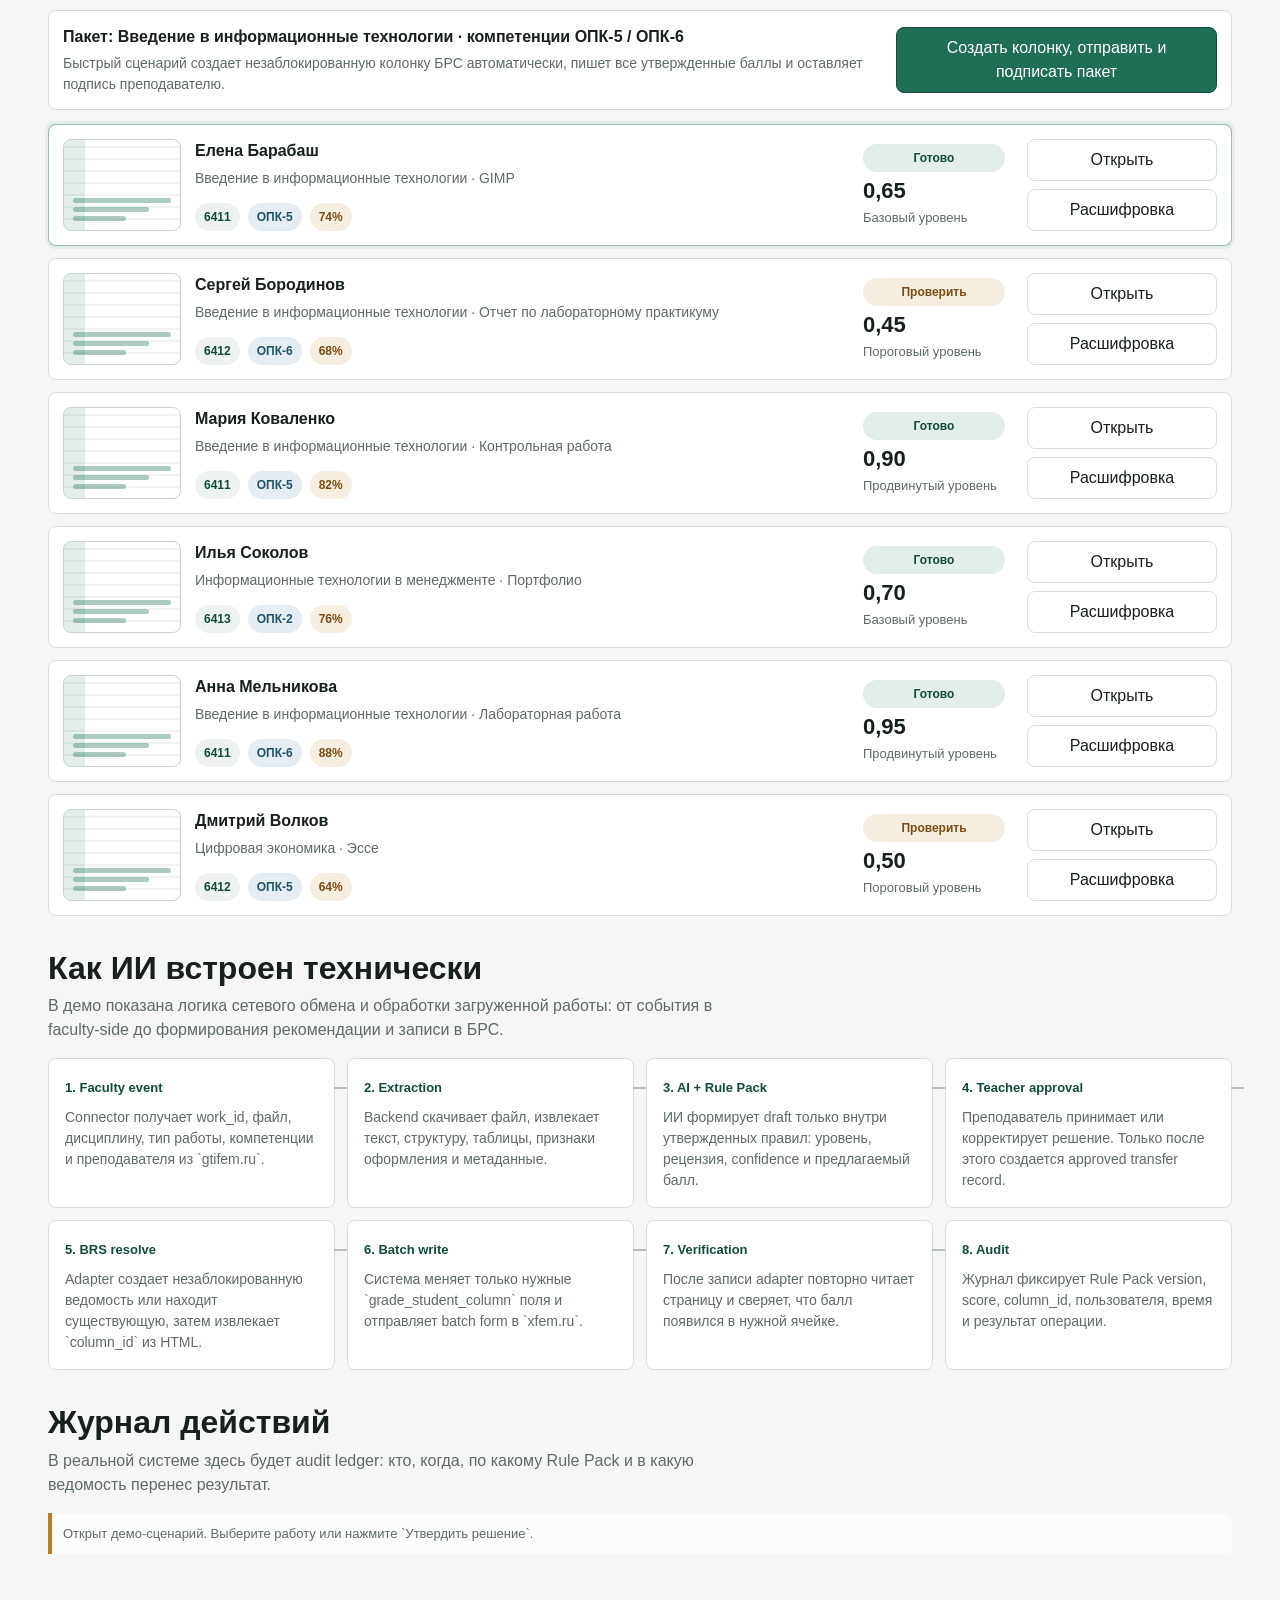
<file: demo.html>
<!doctype html>
<html lang="ru">
<head>
  <meta charset="utf-8">
  <meta name="viewport" content="width=device-width, initial-scale=1">
  <meta name="author" content="Морозов Артём Михайлович">
  <meta name="project-author" content="Морозов Артём Михайлович, преподаватель модуля Введение в ИТ, младший научный сотрудник, mam@gtifem.ru, 89215550212">
  <title>Демо MVP: кабинет проверки и переноса в БРС</title>
  <link rel="stylesheet" href="styles.css">
</head>
<body>
  <div class="shell" data-demo>
    <aside class="side">
      <div class="side__top">
        <div class="brand">
          <div class="brand__mark">MVP</div>
          <div class="brand__title">Рабочий кабинет</div>
          <div class="brand__caption">Демонстрация сценария: проверка -> утверждение -> БРС</div>
        </div>
        <button class="icon-btn icon-btn--dark" type="button" data-sidebar-toggle aria-label="Скрыть боковое меню" aria-expanded="true">
          <span class="menu-icon" aria-hidden="true"><span></span></span>
        </button>
      </div>
      <nav class="nav" aria-label="Навигация">
        <a href="index.html">База проекта</a>
        <a class="is-active" href="#workspace">Рабочий экран</a>
        <a href="#fast-mode">Быстрая проверка</a>
        <a href="#ai-integration">ИИ-интеграция</a>
        <a href="#audit">Журнал</a>
      </nav>
      <section class="author-lock" aria-label="Заблокированная ячейка автора проекта">
        <div class="author-lock__head">
          <span aria-hidden="true">LOCK</span>
          <strong>Автор проекта</strong>
        </div>
        <p><strong>Морозов Артём Михайлович</strong></p>
        <p>Преподаватель модуля “Введение в ИТ”, младший научный сотрудник</p>
        <p><a href="mailto:mam@gtifem.ru">mam@gtifem.ru</a></p>
        <p><a href="tel:+79215550212">8 921 555 02 12</a></p>
      </section>
      <div class="side__footer">
        Это статическая визуализация будущего сайта: кнопки меняют состояние сценария и показывают ход переноса результата.
      </div>
    </aside>
    <button class="sidebar-backdrop" type="button" data-sidebar-close aria-label="Закрыть боковое меню"></button>

    <main class="main">
      <header class="topbar">
        <div class="topbar__left">
          <button class="icon-btn" type="button" data-sidebar-toggle aria-label="Открыть или скрыть боковое меню" aria-expanded="true">
            <span class="menu-icon" aria-hidden="true"><span></span></span>
          </button>
          <div class="topbar__meta">
            <span class="status-dot"></span>
            <span>Demo mode · без подключения к реальным системам</span>
          </div>
        </div>
        <div class="actions">
          <a class="btn" href="index.html">Назад к плану</a>
          <button class="btn btn--primary" type="button" data-approve>Утвердить решение</button>
          <button class="btn" type="button" data-transfer disabled>Создать колонку и записать</button>
          <button class="btn btn--danger" type="button" data-sign disabled>Подписать вручную</button>
          <button class="btn btn--primary" type="button" data-batch-transfer>Общая подпись и отправка</button>
        </div>
      </header>

      <div class="content" id="workspace">
        <section class="section" style="margin-top:0">
          <div class="section__head">
            <div>
              <div class="eyebrow">Prototype / teacher workflow</div>
              <h1>Кабинет преподавателя для проверки и переноса баллов</h1>
              <p>Сценарий показывает правильную границу ответственности: ИИ готовит рекомендацию и transfer record, bridge записывает балл в незаблокированную ведомость, финальное подписание остается у преподавателя.</p>
            </div>
          </div>

          <div class="steps">
            <div class="step is-done" data-step="read">1. Работа прочитана</div>
            <div class="step" data-step="approve">2. Решение утверждено</div>
            <div class="step" data-step="column">3. Колонка создана</div>
            <div class="step" data-step="transfer">4. Балл записан</div>
            <div class="step" data-step="sign">5. Ведомость подписана</div>
          </div>

          <div class="demo-layout">
            <aside class="panel">
              <div class="panel__head">
                <div>
                  <h3>Очередь работ</h3>
                  <p>Данные приходят из faculty-side портфолио.</p>
                </div>
              </div>
              <div class="panel__body">
                <div class="work-list" data-work-list></div>
              </div>
            </aside>

            <section class="panel">
              <div class="panel__head">
                <div>
                  <h3 data-work-name>Елена Барабаш</h3>
                  <p><span data-work-module></span> · <span data-work-type></span></p>
                </div>
                <span class="tag tag--blue">work_id <span data-work-id></span></span>
              </div>
              <div class="panel__body">
                <div class="score-card">
                  <div class="score-ring"><span data-score>0,65</span></div>
                  <div>
                    <div class="eyebrow">Рекомендация ИИ</div>
                    <h2><span data-level></span></h2>
                    <p class="lead" style="font-size:15px;margin-top:10px">Уверенность: <strong data-confidence></strong>. Финальный уровень и числовой балл утверждает преподаватель.</p>
                    <div class="tag-row">
                      <span class="tag">level <span data-level-code></span></span>
                      <span class="tag tag--amber">Rule Pack v1</span>
                      <span class="tag tag--red">teacher approval required</span>
                    </div>
                  </div>
                </div>

                <div class="field-grid">
                  <div class="field">
                    <span>Студент</span>
                    <strong data-work-name>Елена Барабаш</strong>
                  </div>
                  <div class="field">
                    <span>Группа</span>
                    <strong data-work-group></strong>
                  </div>
                  <div class="field">
                    <span>Источник</span>
                    <strong data-source></strong>
                  </div>
                  <div class="field">
                    <span>Целевая ведомость</span>
                    <strong data-statement></strong>
                  </div>
                </div>

                <section class="section">
                  <h3>Проект рецензии</h3>
                  <p class="lead" style="font-size:16px" data-review></p>
                </section>

                <section class="section">
                  <h3>Transfer record</h3>
                  <div class="table-wrap" style="margin-top:12px">
                    <table>
                      <thead>
                        <tr>
                          <th>Поле</th>
                          <th>Значение</th>
                          <th>Назначение</th>
                        </tr>
                      </thead>
                      <tbody>
                        <tr>
                          <td>`source_work_id`</td>
                          <td data-work-id></td>
                          <td>Ссылка на запись в `gtifem.ru`.</td>
                        </tr>
                        <tr>
                          <td>`xfem_student_id`</td>
                          <td data-brs-student></td>
                          <td>Идентификатор студента в БРС после crosswalk.</td>
                        </tr>
                        <tr>
                          <td>`xfem_column_id`</td>
                          <td data-column></td>
                          <td>Целевая колонка ведомости.</td>
                        </tr>
                        <tr>
                          <td>`desired_numeric_score`</td>
                          <td data-score></td>
                          <td>Числовой балл после Rule Pack.</td>
                        </tr>
                      </tbody>
                    </table>
                  </div>
                </section>
              </div>
            </section>

            <aside class="panel">
              <div class="panel__head">
                <div>
                  <h3>BRS Adapter</h3>
                  <p>Визуализация записи в `xfem.ru` до блокировки.</p>
                </div>
              </div>
              <div class="panel__body">
                <div class="field-grid" style="grid-template-columns:1fr">
                  <div class="field">
                    <span>courseid</span>
                    <strong>12636</strong>
                  </div>
                  <div class="field">
                    <span>statement</span>
                    <strong data-statement></strong>
                  </div>
                  <div class="field">
                    <span>column eid</span>
                    <strong>i<span data-column></span></strong>
                  </div>
                  <div class="field">
                    <span>column status</span>
                    <strong data-column-state>не создана</strong>
                  </div>
                  <div class="field">
                    <span>auto create</span>
                    <strong>`custom.php` -> resolve `sortitemid`</strong>
                  </div>
                  <div class="field">
                    <span>lock guard</span>
                    <strong>разрешена запись до `locksaved`</strong>
                  </div>
                </div>

                <section class="section">
                  <h3>Форма БРС</h3>
                  <div class="table-wrap" style="margin-top:12px">
                    <table>
                      <thead>
                        <tr>
                          <th>Студент</th>
                          <th>Поле</th>
                          <th>Балл</th>
                        </tr>
                      </thead>
                      <tbody>
                        <tr>
                          <td data-work-name></td>
                          <td>`grade_<span data-brs-student></span>_<span data-column></span>`</td>
                          <td><strong data-score></strong></td>
                        </tr>
                        <tr>
                          <td>Контроль повтора</td>
                          <td>`oldgrade_*`</td>
                          <td>сравнить до записи</td>
                        </tr>
                      </tbody>
                    </table>
                  </div>
                </section>
              </div>
            </aside>
          </div>
        </section>

        <section class="section" id="fast-mode">
          <div class="section__head">
            <div>
              <h2>Ускоренный режим проверки</h2>
              <p>Преподаватель видит сразу много работ: миниатюру загруженного файла, компетенцию, тип работы, рекомендацию ИИ, балл и кнопку расшифровки.</p>
            </div>
          </div>
          <div class="fast-toolbar">
            <div>
              <strong>Пакет: Введение в информационные технологии · компетенции ОПК-5 / ОПК-6</strong>
              <p>Быстрый сценарий создает незаблокированную колонку БРС автоматически, пишет все утвержденные баллы и оставляет подпись преподавателю.</p>
            </div>
            <button class="btn btn--primary" type="button" data-batch-transfer>Создать колонку, отправить и подписать пакет</button>
          </div>
          <div class="fast-review-list" data-fast-list></div>
        </section>

        <section class="section" id="ai-integration">
          <div class="section__head">
            <div>
              <h2>Как ИИ встроен технически</h2>
              <p>В демо показана логика сетевого обмена и обработки загруженной работы: от события в faculty-side до формирования рекомендации и записи в БРС.</p>
            </div>
          </div>
          <div class="tech-flow">
            <div class="tech-node">
              <span>1. Faculty event</span>
              <p>Connector получает work_id, файл, дисциплину, тип работы, компетенции и преподавателя из `gtifem.ru`.</p>
            </div>
            <div class="tech-node">
              <span>2. Extraction</span>
              <p>Backend скачивает файл, извлекает текст, структуру, таблицы, признаки оформления и метаданные.</p>
            </div>
            <div class="tech-node">
              <span>3. AI + Rule Pack</span>
              <p>ИИ формирует draft только внутри утвержденных правил: уровень, рецензия, confidence и предлагаемый балл.</p>
            </div>
            <div class="tech-node">
              <span>4. Teacher approval</span>
              <p>Преподаватель принимает или корректирует решение. Только после этого создается approved transfer record.</p>
            </div>
            <div class="tech-node">
              <span>5. BRS resolve</span>
              <p>Adapter создает незаблокированную ведомость или находит существующую, затем извлекает `column_id` из HTML.</p>
            </div>
            <div class="tech-node">
              <span>6. Batch write</span>
              <p>Система меняет только нужные `grade_student_column` поля и отправляет batch form в `xfem.ru`.</p>
            </div>
            <div class="tech-node">
              <span>7. Verification</span>
              <p>После записи adapter повторно читает страницу и сверяет, что балл появился в нужной ячейке.</p>
            </div>
            <div class="tech-node">
              <span>8. Audit</span>
              <p>Журнал фиксирует Rule Pack version, score, column_id, пользователя, время и результат операции.</p>
            </div>
          </div>
        </section>

        <section class="section" id="audit">
          <div class="section__head">
            <div>
              <h2>Журнал действий</h2>
              <p>В реальной системе здесь будет audit ledger: кто, когда, по какому Rule Pack и в какую ведомость перенес результат.</p>
            </div>
          </div>
          <div class="audit-log" data-audit>
            <div class="audit-log__item is-amber">Открыт демо-сценарий. Выберите работу или нажмите `Утвердить решение`.</div>
          </div>
        </section>
      </div>
    </main>
  </div>
  <div class="toast" data-toast></div>
  <script src="app.js"></script>
</body>
</html>
</file>
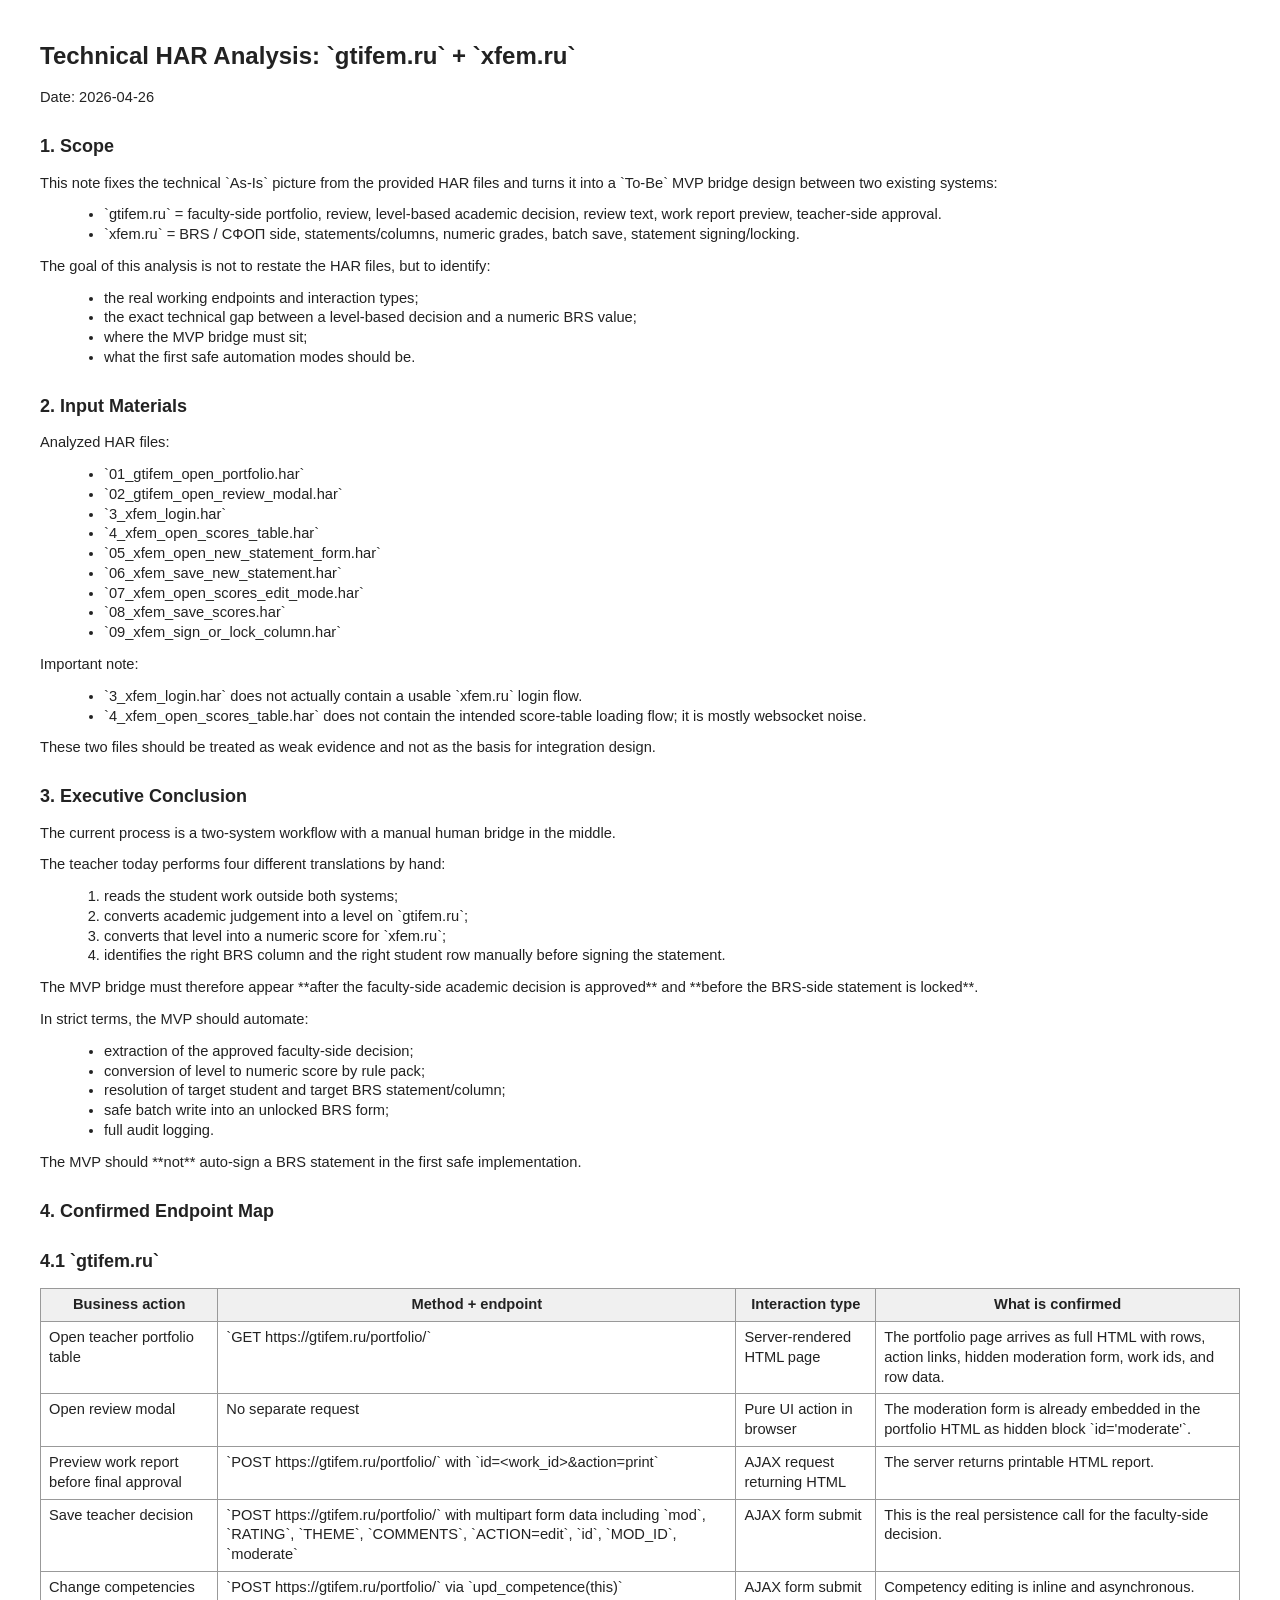
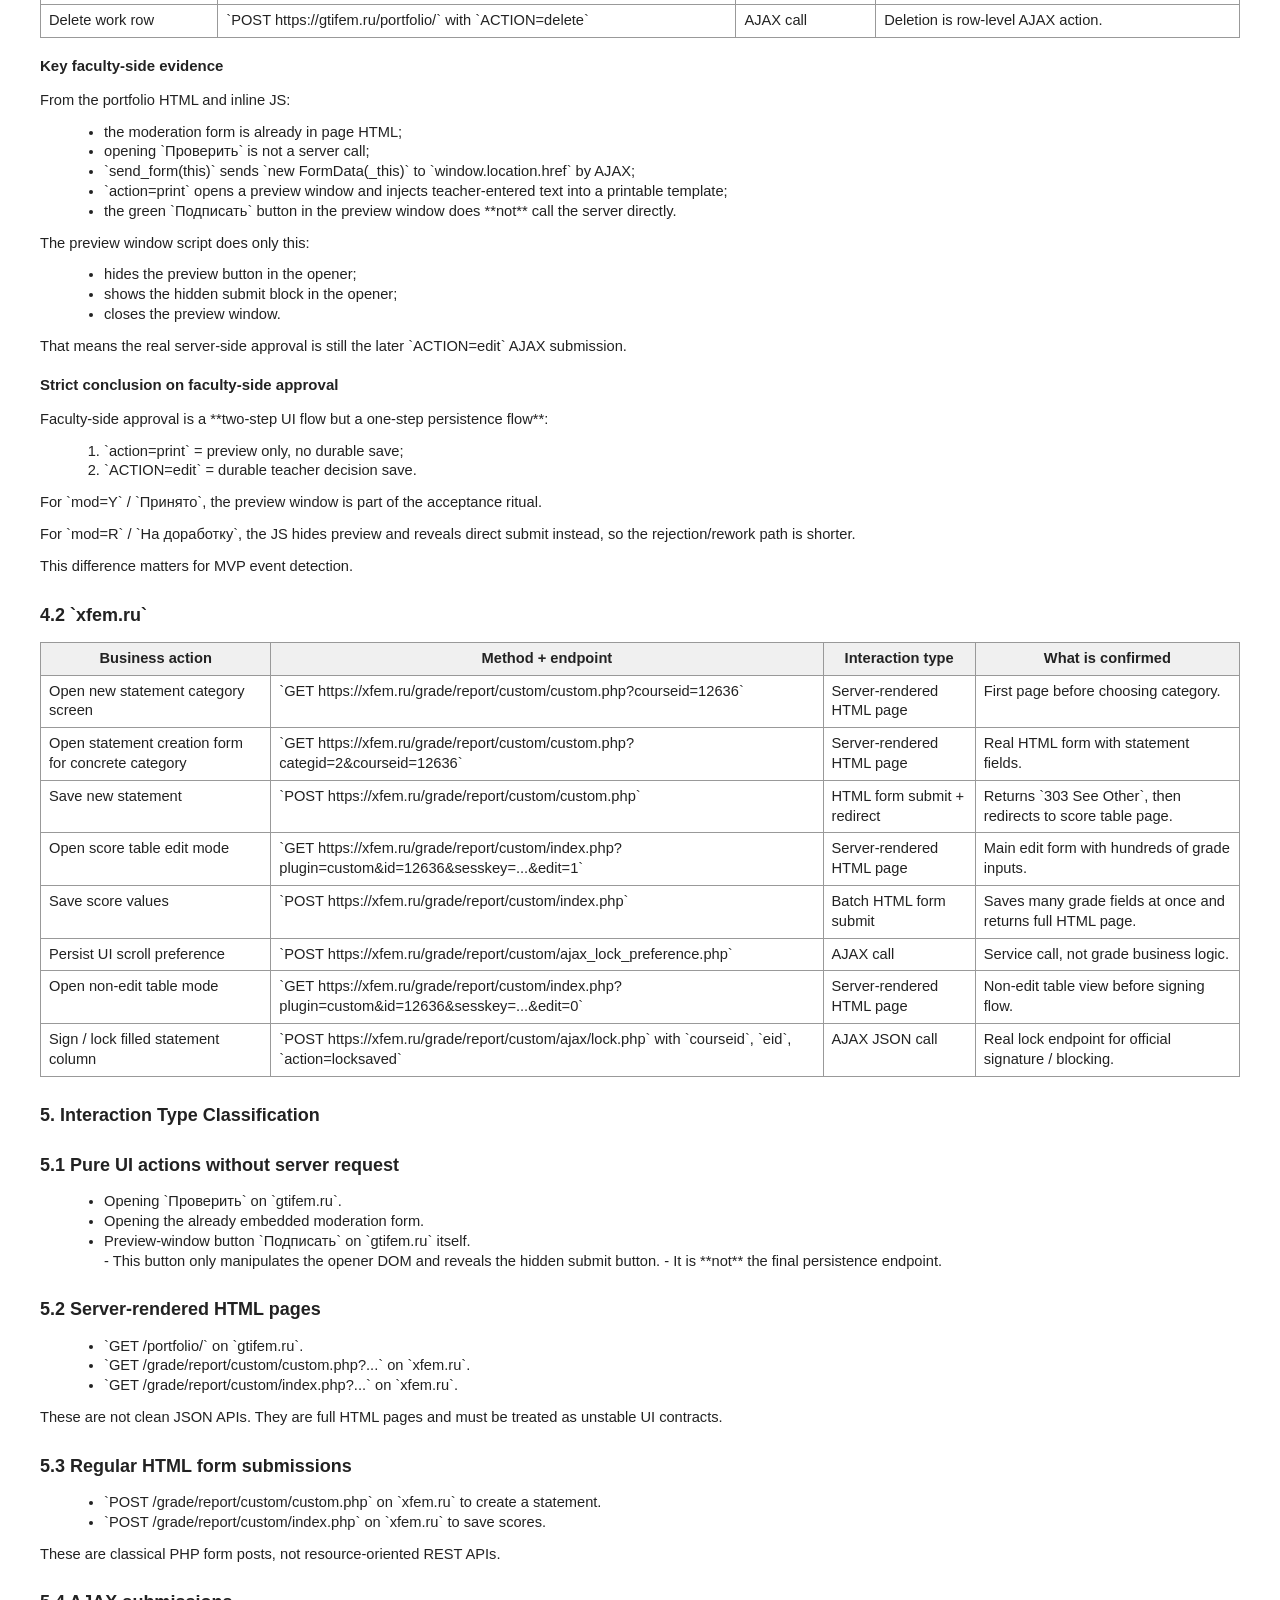
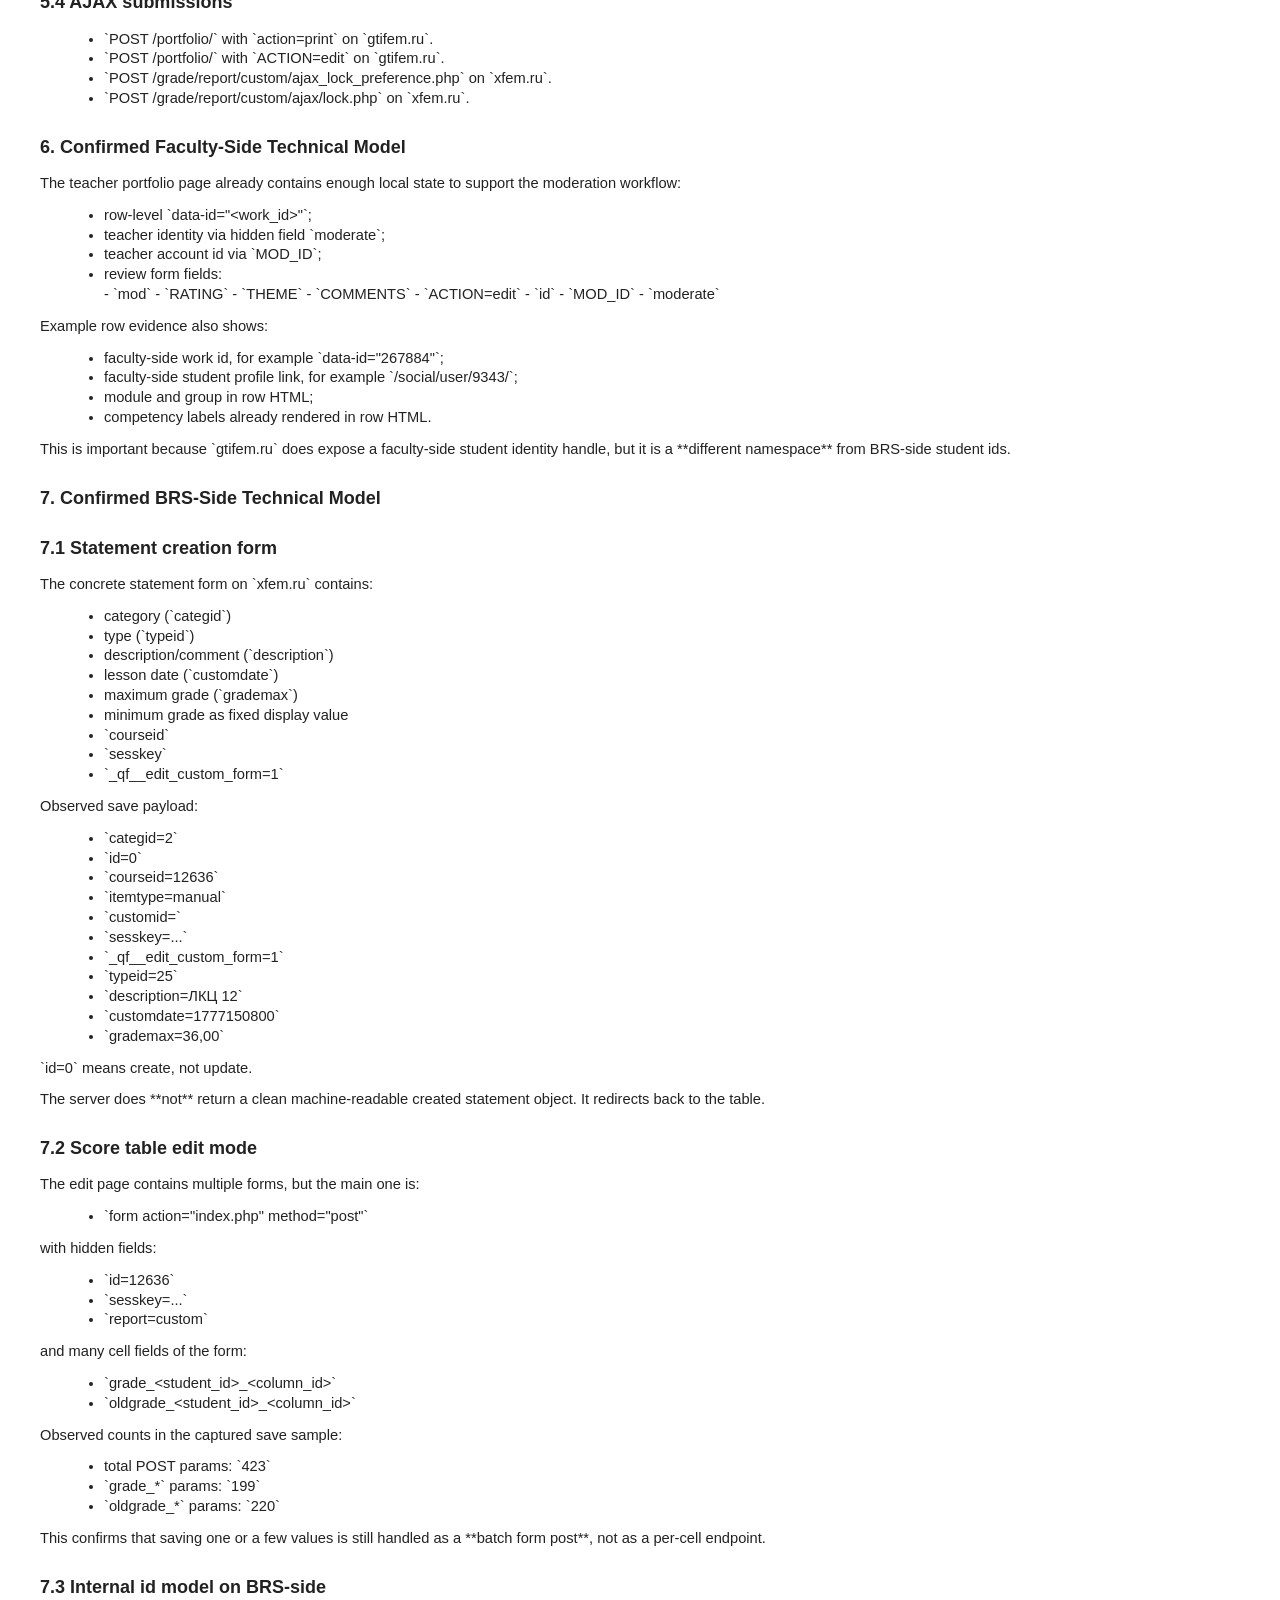
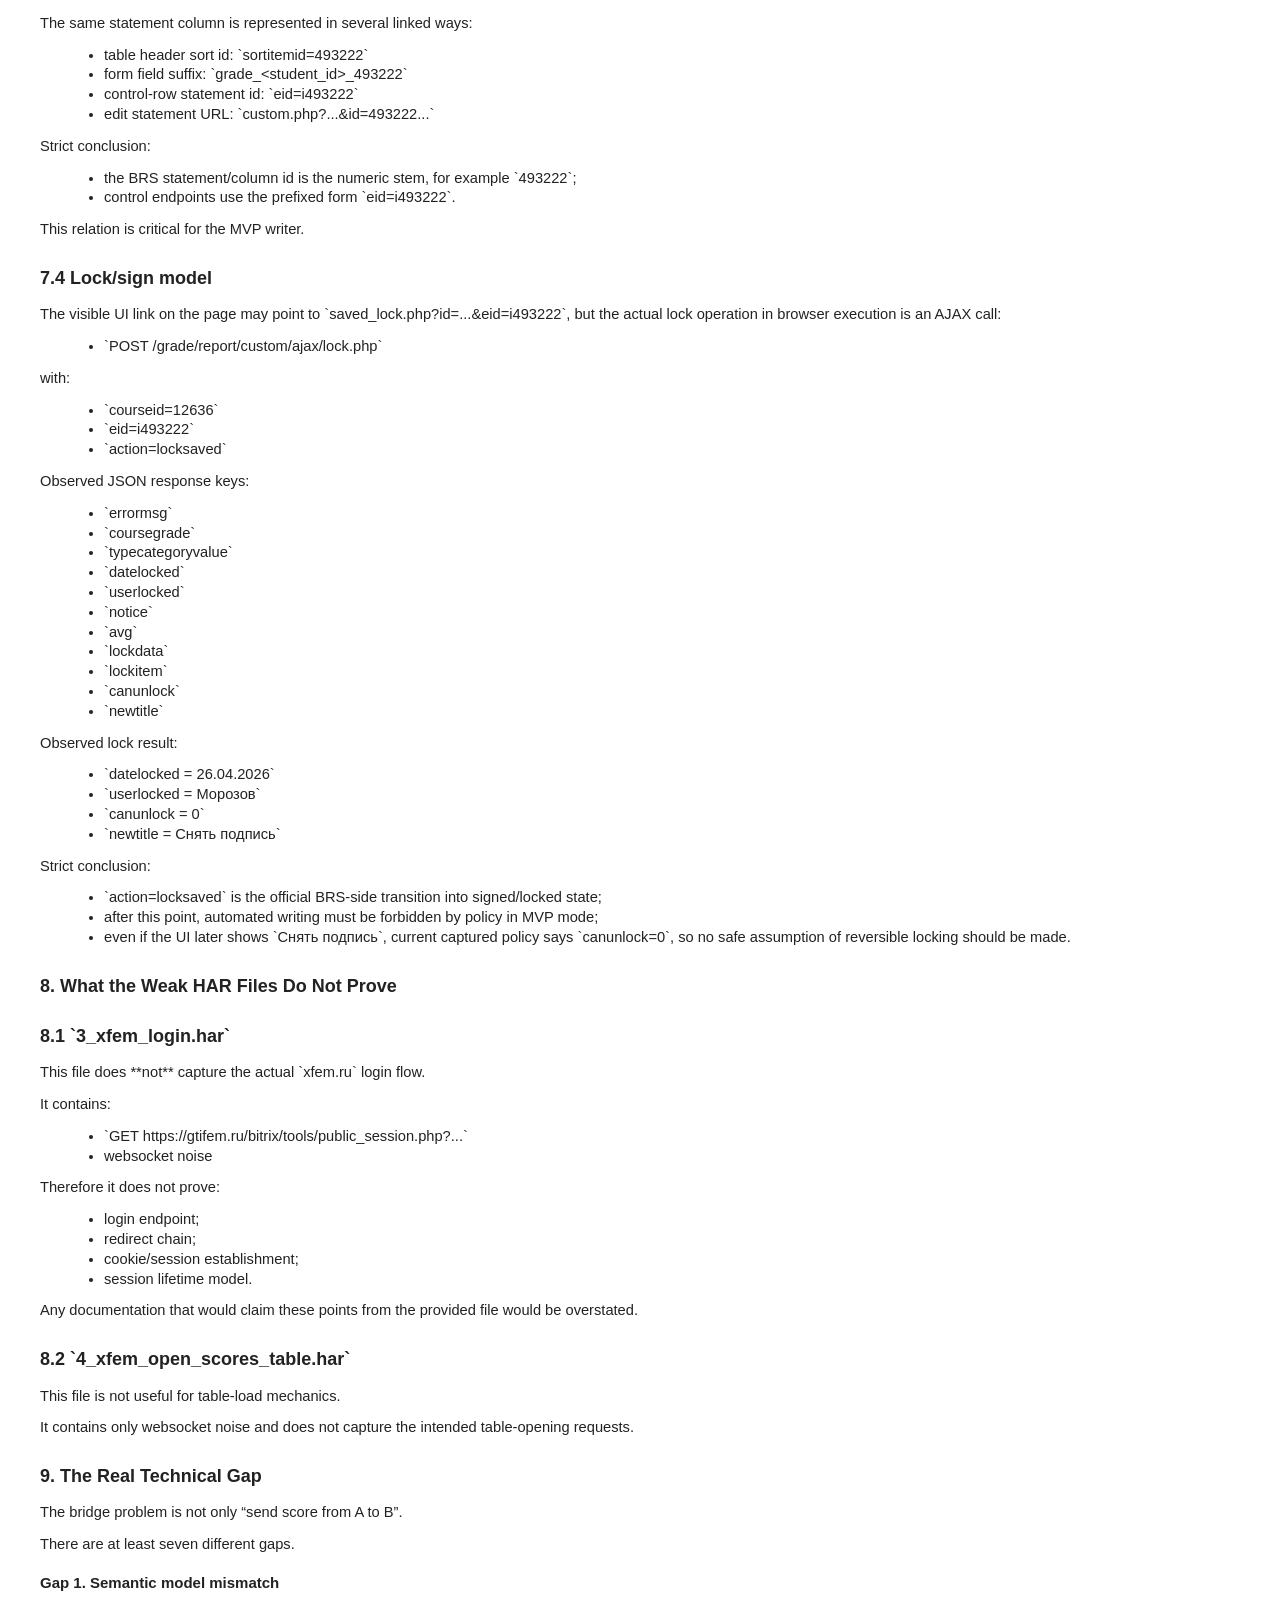
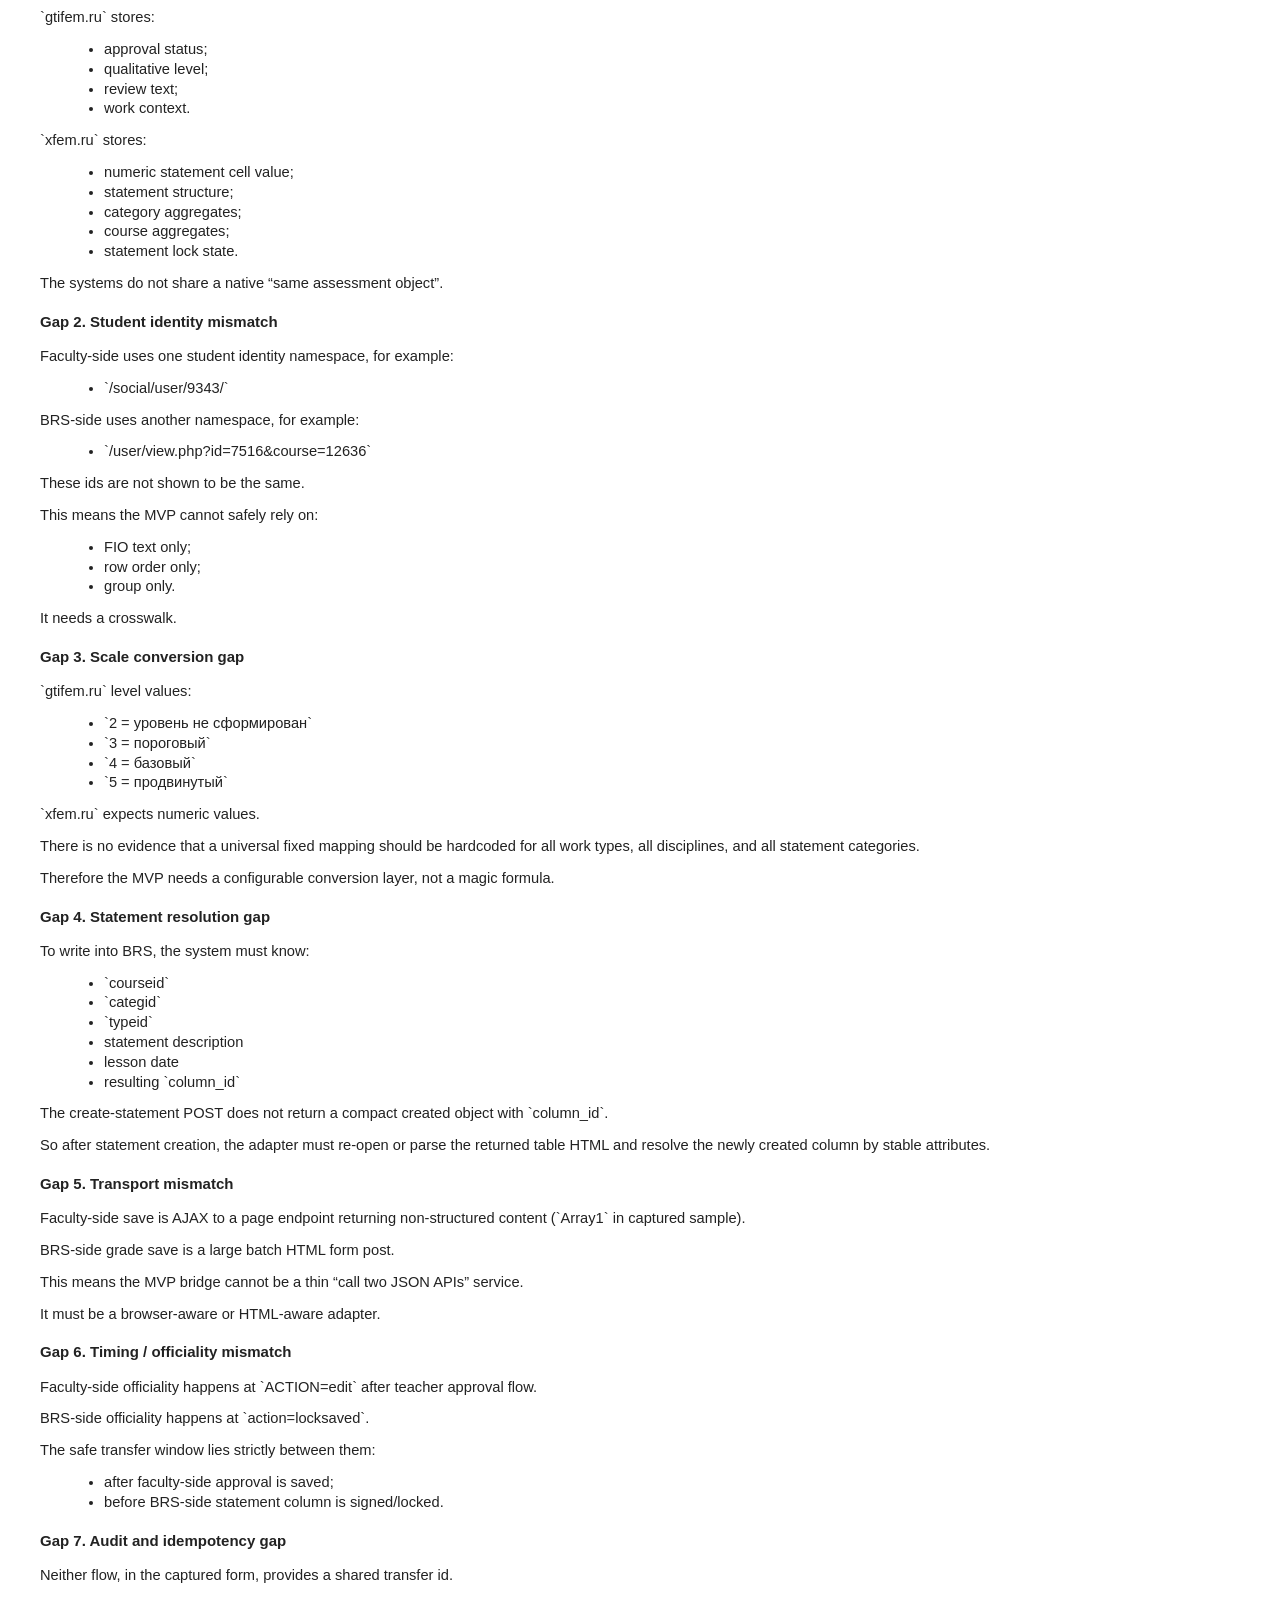
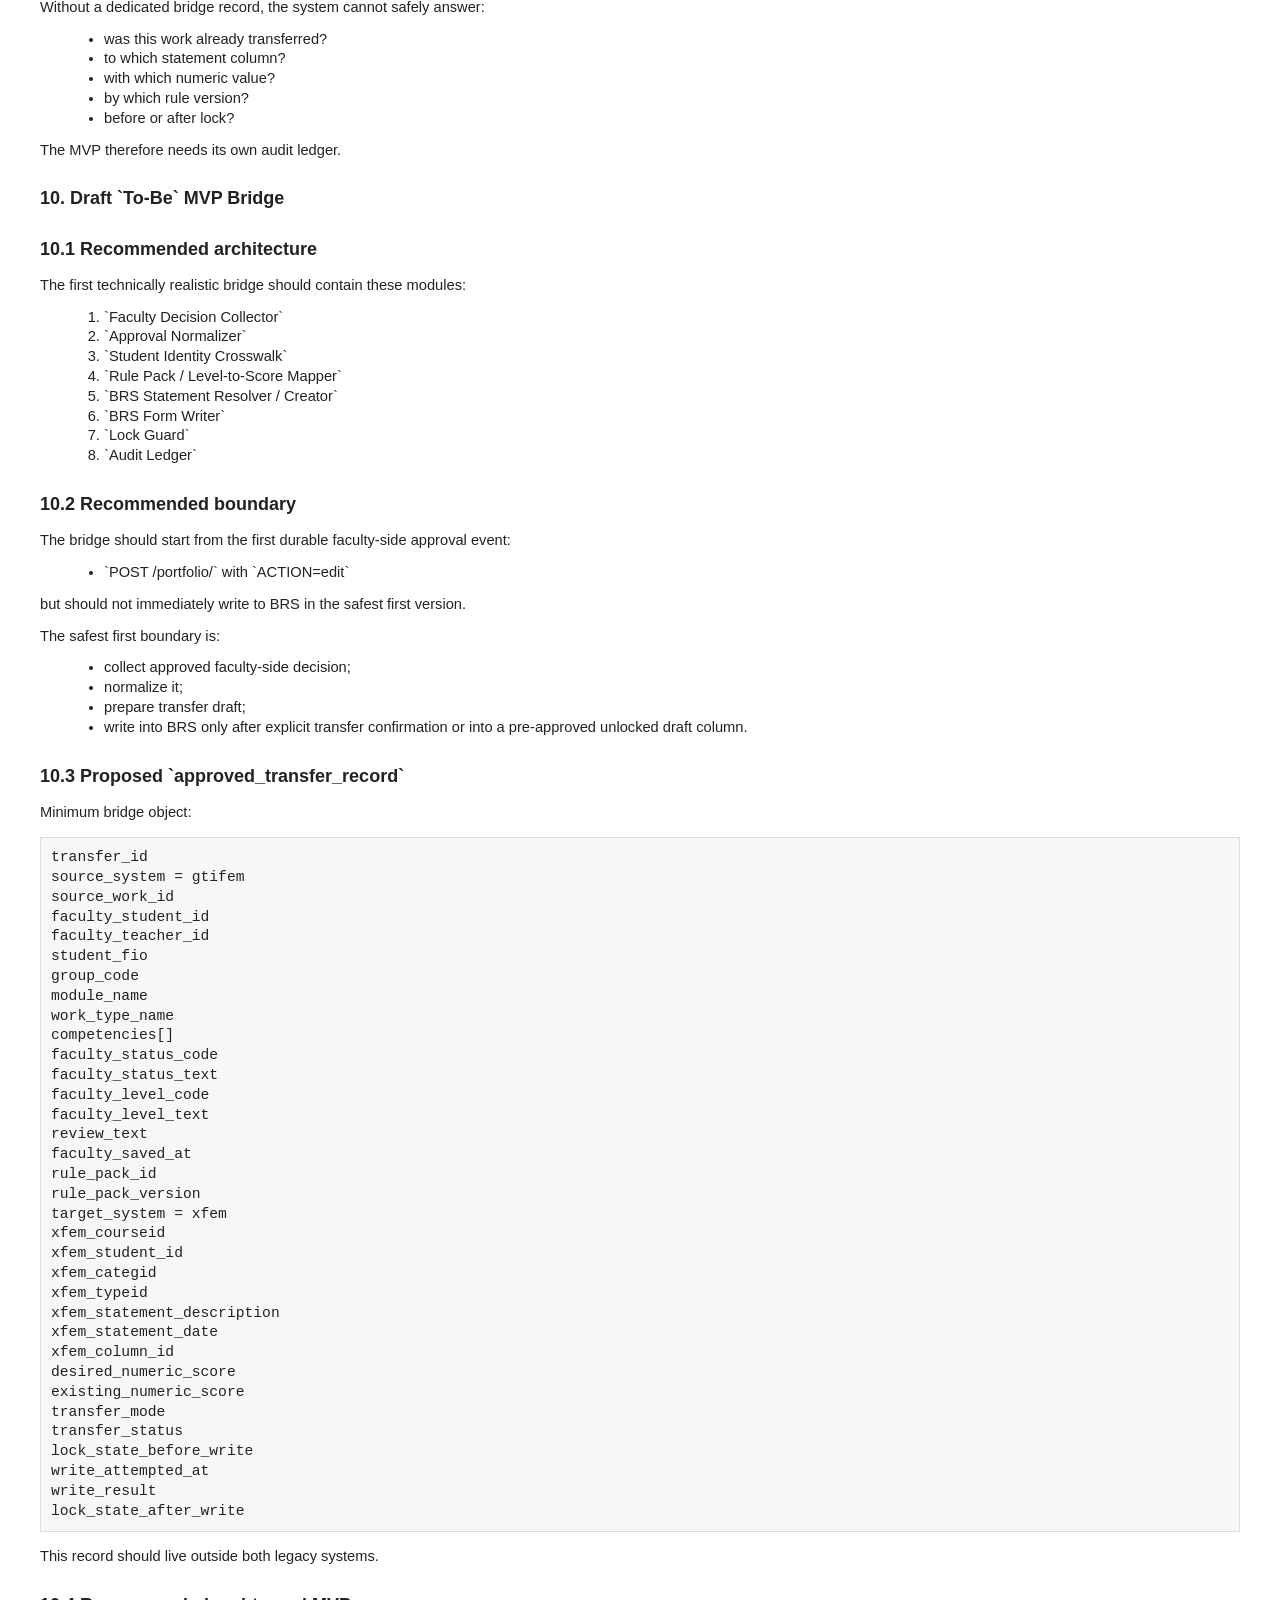
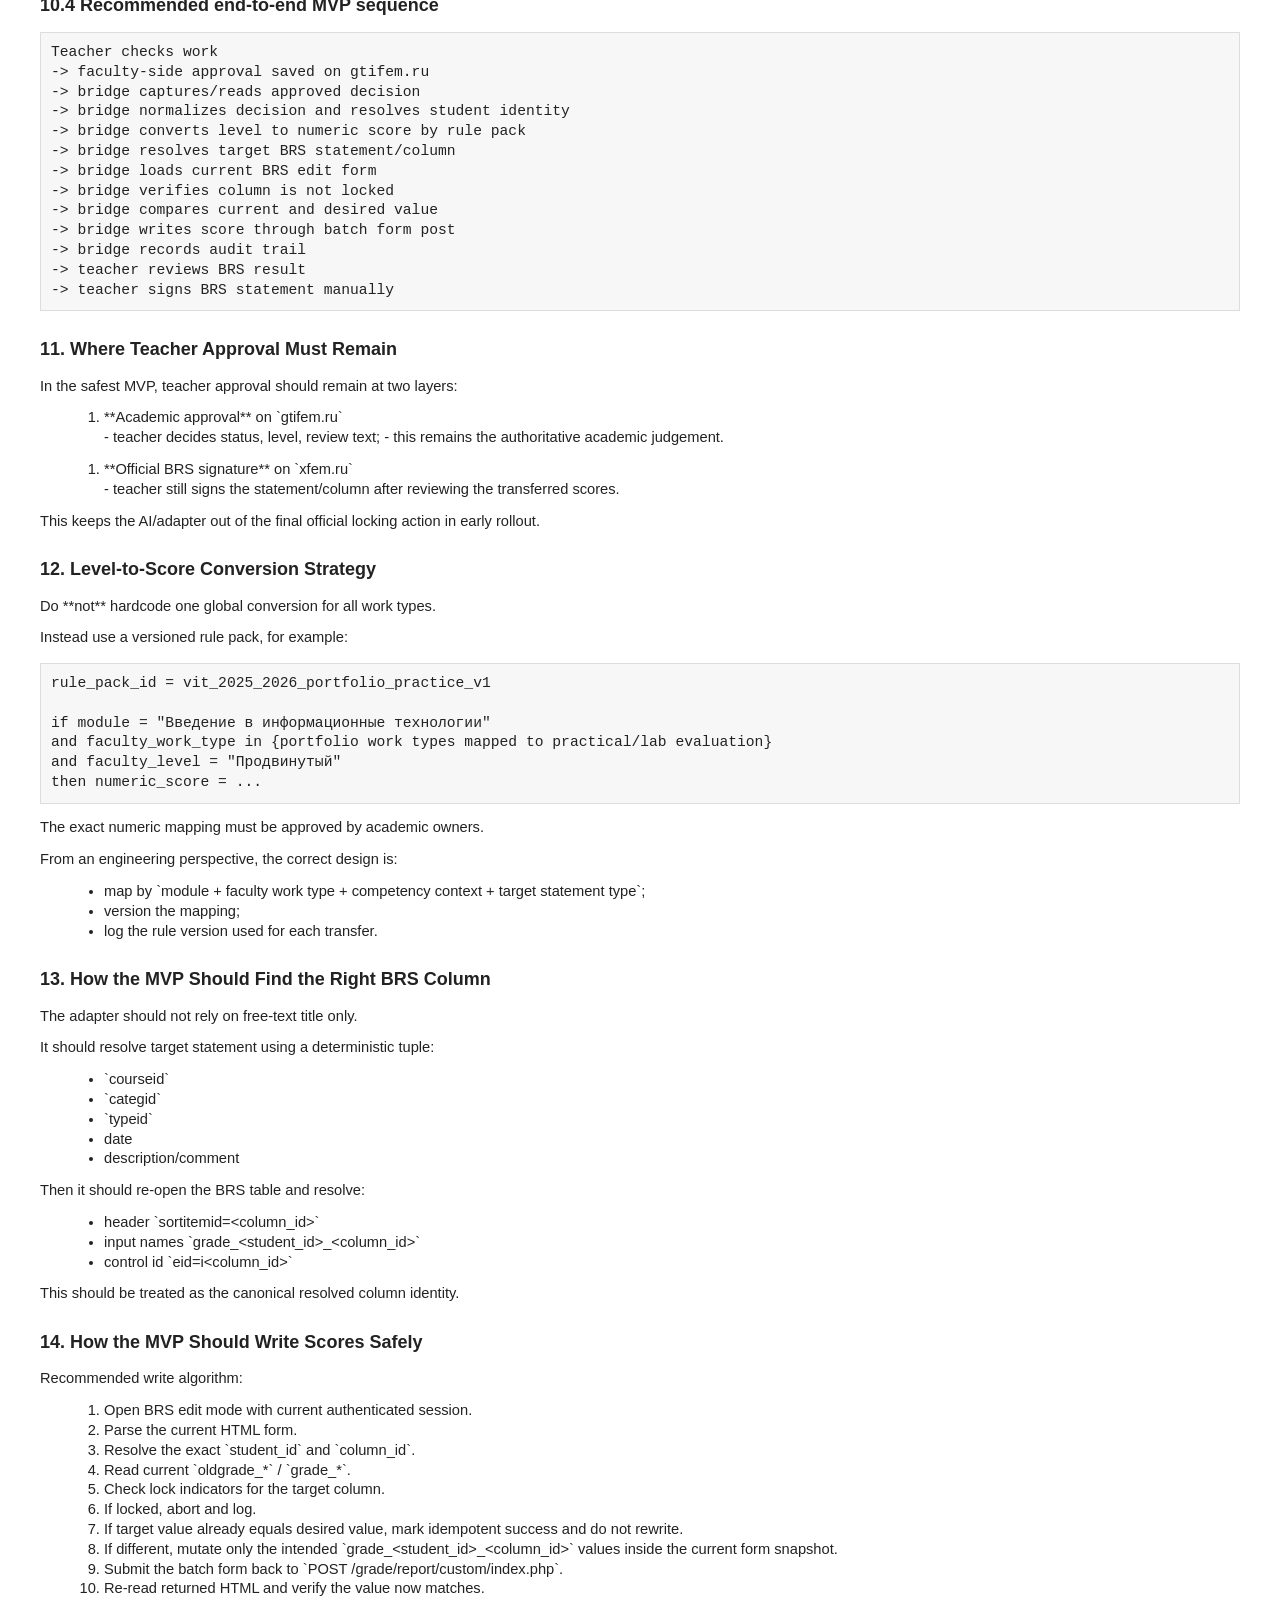
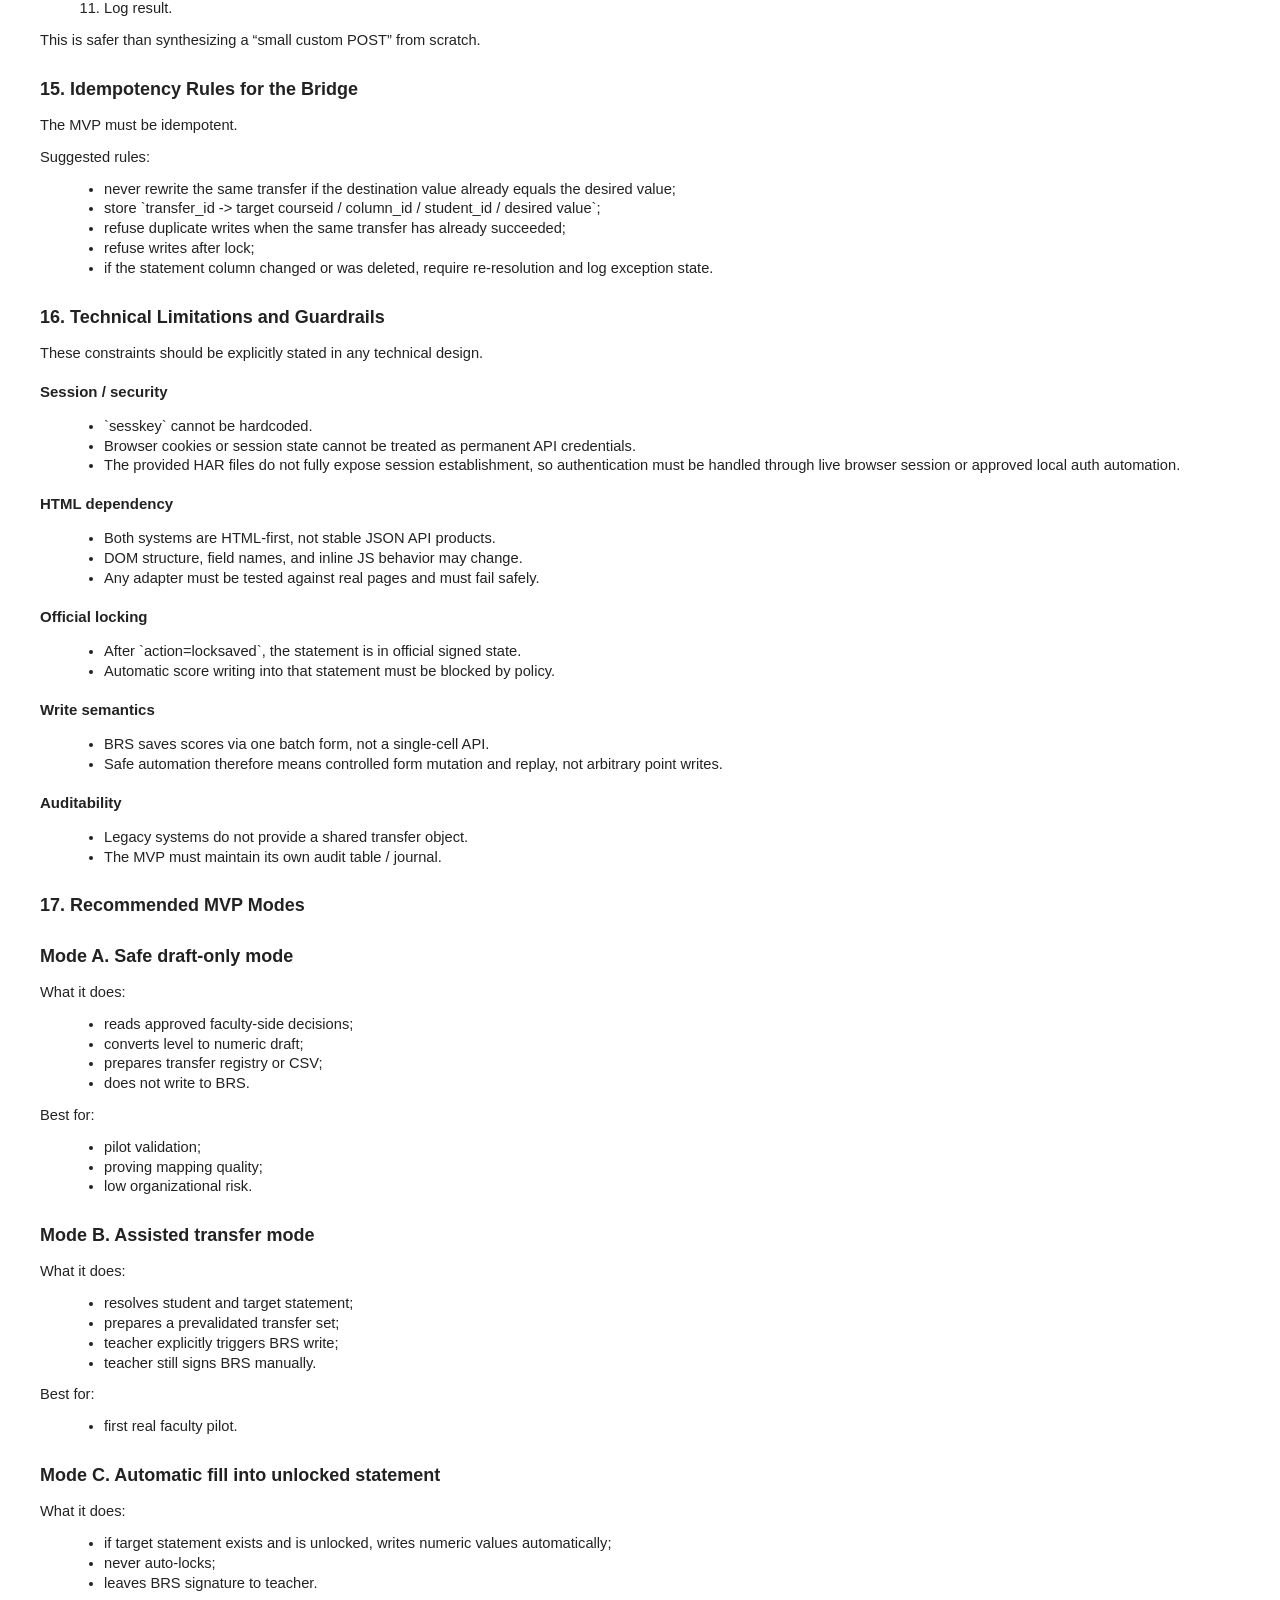
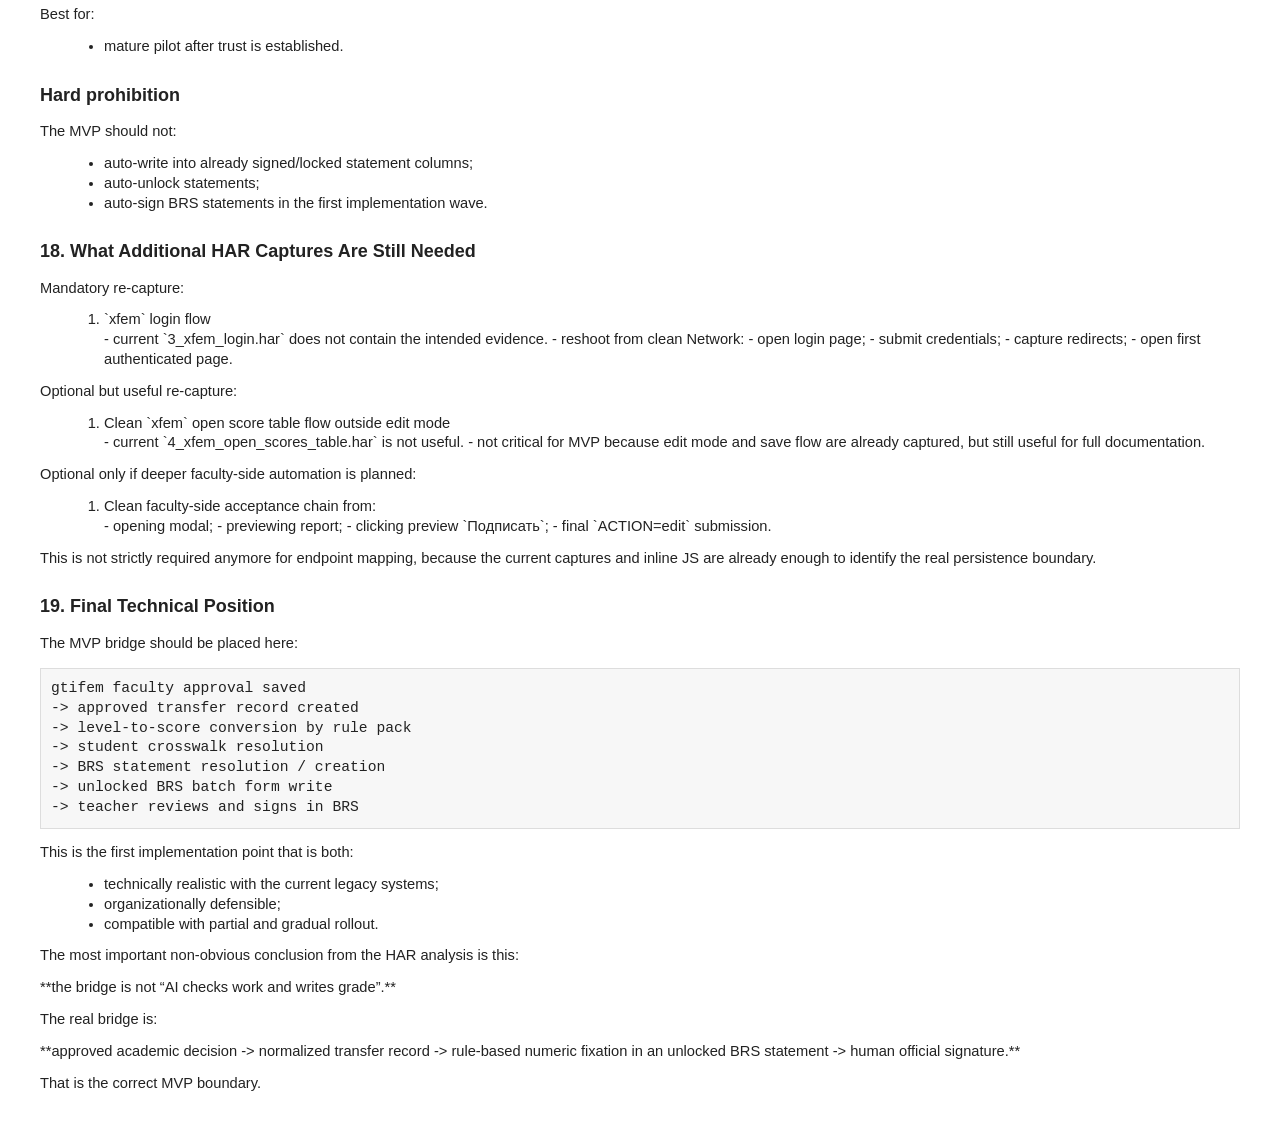
<file: docs/fem_har_gap_analysis_mvp_2026-04-26.html>
<!DOCTYPE html><html lang="ru"><head><meta charset="utf-8">
<style>body{font-family:Arial,Helvetica,sans-serif;line-height:1.35;color:#222;margin:40px;} h1{font-size:24px;} h2{font-size:18px;margin-top:26px;} h3{font-size:15px;margin-top:18px;} p,li,td,th,pre{font-size:11pt;} table{border-collapse:collapse;width:100%;margin:10px 0 16px;} th,td{border:1px solid #999;padding:6px 8px;vertical-align:top;} th{background:#f0f0f0;} code{font-family:Menlo,Consolas,monospace;background:#f7f7f7;padding:1px 3px;} pre{background:#f7f7f7;border:1px solid #ddd;padding:10px;white-space:pre-wrap;} ul,ol{margin:0 0 12px 24px;} p{margin:0 0 12px;} .meta{color:#555;margin-bottom:14px;}</style></head><body>
<h1>Technical HAR Analysis: `gtifem.ru` + `xfem.ru`</h1>
<p>Date: 2026-04-26</p>
<h2>1. Scope</h2>
<p>This note fixes the technical `As-Is` picture from the provided HAR files and turns it into a `To-Be` MVP bridge design between two existing systems:</p>
<ul>
<li>`gtifem.ru` = faculty-side portfolio, review, level-based academic decision, review text, work report preview, teacher-side approval.</li>
<li>`xfem.ru` = BRS / СФОП side, statements/columns, numeric grades, batch save, statement signing/locking.</li>
</ul>
<p>The goal of this analysis is not to restate the HAR files, but to identify:</p>
<ul>
<li>the real working endpoints and interaction types;</li>
<li>the exact technical gap between a level-based decision and a numeric BRS value;</li>
<li>where the MVP bridge must sit;</li>
<li>what the first safe automation modes should be.</li>
</ul>
<h2>2. Input Materials</h2>
<p>Analyzed HAR files:</p>
<ul>
<li>`01_gtifem_open_portfolio.har`</li>
<li>`02_gtifem_open_review_modal.har`</li>
<li>`3_xfem_login.har`</li>
<li>`4_xfem_open_scores_table.har`</li>
<li>`05_xfem_open_new_statement_form.har`</li>
<li>`06_xfem_save_new_statement.har`</li>
<li>`07_xfem_open_scores_edit_mode.har`</li>
<li>`08_xfem_save_scores.har`</li>
<li>`09_xfem_sign_or_lock_column.har`</li>
</ul>
<p>Important note:</p>
<ul>
<li>`3_xfem_login.har` does not actually contain a usable `xfem.ru` login flow.</li>
<li>`4_xfem_open_scores_table.har` does not contain the intended score-table loading flow; it is mostly websocket noise.</li>
</ul>
<p>These two files should be treated as weak evidence and not as the basis for integration design.</p>
<h2>3. Executive Conclusion</h2>
<p>The current process is a two-system workflow with a manual human bridge in the middle.</p>
<p>The teacher today performs four different translations by hand:</p>
<ol>
<li>reads the student work outside both systems;</li>
<li>converts academic judgement into a level on `gtifem.ru`;</li>
<li>converts that level into a numeric score for `xfem.ru`;</li>
<li>identifies the right BRS column and the right student row manually before signing the statement.</li>
</ol>
<p>The MVP bridge must therefore appear **after the faculty-side academic decision is approved** and **before the BRS-side statement is locked**.</p>
<p>In strict terms, the MVP should automate:</p>
<ul>
<li>extraction of the approved faculty-side decision;</li>
<li>conversion of level to numeric score by rule pack;</li>
<li>resolution of target student and target BRS statement/column;</li>
<li>safe batch write into an unlocked BRS form;</li>
<li>full audit logging.</li>
</ul>
<p>The MVP should **not** auto-sign a BRS statement in the first safe implementation.</p>
<h2>4. Confirmed Endpoint Map</h2>
<h2>4.1 `gtifem.ru`</h2>
<table>
<thead><tr><th>Business action</th><th>Method + endpoint</th><th>Interaction type</th><th>What is confirmed</th></tr></thead>
<tbody>
<tr><td>Open teacher portfolio table</td><td>`GET https://gtifem.ru/portfolio/`</td><td>Server-rendered HTML page</td><td>The portfolio page arrives as full HTML with rows, action links, hidden moderation form, work ids, and row data.</td></tr>
<tr><td>Open review modal</td><td>No separate request</td><td>Pure UI action in browser</td><td>The moderation form is already embedded in the portfolio HTML as hidden block `id=&#x27;moderate&#x27;`.</td></tr>
<tr><td>Preview work report before final approval</td><td>`POST https://gtifem.ru/portfolio/` with `id=&lt;work_id&gt;&amp;action=print`</td><td>AJAX request returning HTML</td><td>The server returns printable HTML report.</td></tr>
<tr><td>Save teacher decision</td><td>`POST https://gtifem.ru/portfolio/` with multipart form data including `mod`, `RATING`, `THEME`, `COMMENTS`, `ACTION=edit`, `id`, `MOD_ID`, `moderate`</td><td>AJAX form submit</td><td>This is the real persistence call for the faculty-side decision.</td></tr>
<tr><td>Change competencies</td><td>`POST https://gtifem.ru/portfolio/` via `upd_competence(this)`</td><td>AJAX form submit</td><td>Competency editing is inline and asynchronous.</td></tr>
<tr><td>Delete work row</td><td>`POST https://gtifem.ru/portfolio/` with `ACTION=delete`</td><td>AJAX call</td><td>Deletion is row-level AJAX action.</td></tr>
</tbody></table>
<h3>Key faculty-side evidence</h3>
<p>From the portfolio HTML and inline JS:</p>
<ul>
<li>the moderation form is already in page HTML;</li>
<li>opening `Проверить` is not a server call;</li>
<li>`send_form(this)` sends `new FormData(_this)` to `window.location.href` by AJAX;</li>
<li>`action=print` opens a preview window and injects teacher-entered text into a printable template;</li>
<li>the green `Подписать` button in the preview window does **not** call the server directly.</li>
</ul>
<p>The preview window script does only this:</p>
<ul>
<li>hides the preview button in the opener;</li>
<li>shows the hidden submit block in the opener;</li>
<li>closes the preview window.</li>
</ul>
<p>That means the real server-side approval is still the later `ACTION=edit` AJAX submission.</p>
<h3>Strict conclusion on faculty-side approval</h3>
<p>Faculty-side approval is a **two-step UI flow but a one-step persistence flow**:</p>
<ol>
<li>`action=print` = preview only, no durable save;</li>
<li>`ACTION=edit` = durable teacher decision save.</li>
</ol>
<p>For `mod=Y` / `Принято`, the preview window is part of the acceptance ritual.</p>
<p>For `mod=R` / `На доработку`, the JS hides preview and reveals direct submit instead, so the rejection/rework path is shorter.</p>
<p>This difference matters for MVP event detection.</p>
<h2>4.2 `xfem.ru`</h2>
<table>
<thead><tr><th>Business action</th><th>Method + endpoint</th><th>Interaction type</th><th>What is confirmed</th></tr></thead>
<tbody>
<tr><td>Open new statement category screen</td><td>`GET https://xfem.ru/grade/report/custom/custom.php?courseid=12636`</td><td>Server-rendered HTML page</td><td>First page before choosing category.</td></tr>
<tr><td>Open statement creation form for concrete category</td><td>`GET https://xfem.ru/grade/report/custom/custom.php?categid=2&amp;courseid=12636`</td><td>Server-rendered HTML page</td><td>Real HTML form with statement fields.</td></tr>
<tr><td>Save new statement</td><td>`POST https://xfem.ru/grade/report/custom/custom.php`</td><td>HTML form submit + redirect</td><td>Returns `303 See Other`, then redirects to score table page.</td></tr>
<tr><td>Open score table edit mode</td><td>`GET https://xfem.ru/grade/report/custom/index.php?plugin=custom&amp;id=12636&amp;sesskey=...&amp;edit=1`</td><td>Server-rendered HTML page</td><td>Main edit form with hundreds of grade inputs.</td></tr>
<tr><td>Save score values</td><td>`POST https://xfem.ru/grade/report/custom/index.php`</td><td>Batch HTML form submit</td><td>Saves many grade fields at once and returns full HTML page.</td></tr>
<tr><td>Persist UI scroll preference</td><td>`POST https://xfem.ru/grade/report/custom/ajax_lock_preference.php`</td><td>AJAX call</td><td>Service call, not grade business logic.</td></tr>
<tr><td>Open non-edit table mode</td><td>`GET https://xfem.ru/grade/report/custom/index.php?plugin=custom&amp;id=12636&amp;sesskey=...&amp;edit=0`</td><td>Server-rendered HTML page</td><td>Non-edit table view before signing flow.</td></tr>
<tr><td>Sign / lock filled statement column</td><td>`POST https://xfem.ru/grade/report/custom/ajax/lock.php` with `courseid`, `eid`, `action=locksaved`</td><td>AJAX JSON call</td><td>Real lock endpoint for official signature / blocking.</td></tr>
</tbody></table>
<h2>5. Interaction Type Classification</h2>
<h2>5.1 Pure UI actions without server request</h2>
<ul>
<li>Opening `Проверить` on `gtifem.ru`.</li>
<li>Opening the already embedded moderation form.</li>
<li>Preview-window button `Подписать` on `gtifem.ru` itself.</li>
<p>- This button only manipulates the opener DOM and reveals the hidden submit button. - It is **not** the final persistence endpoint.</p>
</ul>
<h2>5.2 Server-rendered HTML pages</h2>
<ul>
<li>`GET /portfolio/` on `gtifem.ru`.</li>
<li>`GET /grade/report/custom/custom.php?...` on `xfem.ru`.</li>
<li>`GET /grade/report/custom/index.php?...` on `xfem.ru`.</li>
</ul>
<p>These are not clean JSON APIs. They are full HTML pages and must be treated as unstable UI contracts.</p>
<h2>5.3 Regular HTML form submissions</h2>
<ul>
<li>`POST /grade/report/custom/custom.php` on `xfem.ru` to create a statement.</li>
<li>`POST /grade/report/custom/index.php` on `xfem.ru` to save scores.</li>
</ul>
<p>These are classical PHP form posts, not resource-oriented REST APIs.</p>
<h2>5.4 AJAX submissions</h2>
<ul>
<li>`POST /portfolio/` with `action=print` on `gtifem.ru`.</li>
<li>`POST /portfolio/` with `ACTION=edit` on `gtifem.ru`.</li>
<li>`POST /grade/report/custom/ajax_lock_preference.php` on `xfem.ru`.</li>
<li>`POST /grade/report/custom/ajax/lock.php` on `xfem.ru`.</li>
</ul>
<h2>6. Confirmed Faculty-Side Technical Model</h2>
<p>The teacher portfolio page already contains enough local state to support the moderation workflow:</p>
<ul>
<li>row-level `data-id=&quot;&lt;work_id&gt;&quot;`;</li>
<li>teacher identity via hidden field `moderate`;</li>
<li>teacher account id via `MOD_ID`;</li>
<li>review form fields:</li>
<p>- `mod` - `RATING` - `THEME` - `COMMENTS` - `ACTION=edit` - `id` - `MOD_ID` - `moderate`</p>
</ul>
<p>Example row evidence also shows:</p>
<ul>
<li>faculty-side work id, for example `data-id=&quot;267884&quot;`;</li>
<li>faculty-side student profile link, for example `/social/user/9343/`;</li>
<li>module and group in row HTML;</li>
<li>competency labels already rendered in row HTML.</li>
</ul>
<p>This is important because `gtifem.ru` does expose a faculty-side student identity handle, but it is a **different namespace** from BRS-side student ids.</p>
<h2>7. Confirmed BRS-Side Technical Model</h2>
<h2>7.1 Statement creation form</h2>
<p>The concrete statement form on `xfem.ru` contains:</p>
<ul>
<li>category (`categid`)</li>
<li>type (`typeid`)</li>
<li>description/comment (`description`)</li>
<li>lesson date (`customdate`)</li>
<li>maximum grade (`grademax`)</li>
<li>minimum grade as fixed display value</li>
<li>`courseid`</li>
<li>`sesskey`</li>
<li>`_qf__edit_custom_form=1`</li>
</ul>
<p>Observed save payload:</p>
<ul>
<li>`categid=2`</li>
<li>`id=0`</li>
<li>`courseid=12636`</li>
<li>`itemtype=manual`</li>
<li>`customid=`</li>
<li>`sesskey=...`</li>
<li>`_qf__edit_custom_form=1`</li>
<li>`typeid=25`</li>
<li>`description=ЛКЦ 12`</li>
<li>`customdate=1777150800`</li>
<li>`grademax=36,00`</li>
</ul>
<p>`id=0` means create, not update.</p>
<p>The server does **not** return a clean machine-readable created statement object. It redirects back to the table.</p>
<h2>7.2 Score table edit mode</h2>
<p>The edit page contains multiple forms, but the main one is:</p>
<ul>
<li>`form action=&quot;index.php&quot; method=&quot;post&quot;`</li>
</ul>
<p>with hidden fields:</p>
<ul>
<li>`id=12636`</li>
<li>`sesskey=...`</li>
<li>`report=custom`</li>
</ul>
<p>and many cell fields of the form:</p>
<ul>
<li>`grade_&lt;student_id&gt;_&lt;column_id&gt;`</li>
<li>`oldgrade_&lt;student_id&gt;_&lt;column_id&gt;`</li>
</ul>
<p>Observed counts in the captured save sample:</p>
<ul>
<li>total POST params: `423`</li>
<li>`grade_*` params: `199`</li>
<li>`oldgrade_*` params: `220`</li>
</ul>
<p>This confirms that saving one or a few values is still handled as a **batch form post**, not as a per-cell endpoint.</p>
<h2>7.3 Internal id model on BRS-side</h2>
<p>The same statement column is represented in several linked ways:</p>
<ul>
<li>table header sort id: `sortitemid=493222`</li>
<li>form field suffix: `grade_&lt;student_id&gt;_493222`</li>
<li>control-row statement id: `eid=i493222`</li>
<li>edit statement URL: `custom.php?...&amp;id=493222...`</li>
</ul>
<p>Strict conclusion:</p>
<ul>
<li>the BRS statement/column id is the numeric stem, for example `493222`;</li>
<li>control endpoints use the prefixed form `eid=i493222`.</li>
</ul>
<p>This relation is critical for the MVP writer.</p>
<h2>7.4 Lock/sign model</h2>
<p>The visible UI link on the page may point to `saved_lock.php?id=...&amp;eid=i493222`, but the actual lock operation in browser execution is an AJAX call:</p>
<ul>
<li>`POST /grade/report/custom/ajax/lock.php`</li>
</ul>
<p>with:</p>
<ul>
<li>`courseid=12636`</li>
<li>`eid=i493222`</li>
<li>`action=locksaved`</li>
</ul>
<p>Observed JSON response keys:</p>
<ul>
<li>`errormsg`</li>
<li>`coursegrade`</li>
<li>`typecategoryvalue`</li>
<li>`datelocked`</li>
<li>`userlocked`</li>
<li>`notice`</li>
<li>`avg`</li>
<li>`lockdata`</li>
<li>`lockitem`</li>
<li>`canunlock`</li>
<li>`newtitle`</li>
</ul>
<p>Observed lock result:</p>
<ul>
<li>`datelocked = 26.04.2026`</li>
<li>`userlocked = Морозов`</li>
<li>`canunlock = 0`</li>
<li>`newtitle = Снять подпись`</li>
</ul>
<p>Strict conclusion:</p>
<ul>
<li>`action=locksaved` is the official BRS-side transition into signed/locked state;</li>
<li>after this point, automated writing must be forbidden by policy in MVP mode;</li>
<li>even if the UI later shows `Снять подпись`, current captured policy says `canunlock=0`, so no safe assumption of reversible locking should be made.</li>
</ul>
<h2>8. What the Weak HAR Files Do Not Prove</h2>
<h2>8.1 `3_xfem_login.har`</h2>
<p>This file does **not** capture the actual `xfem.ru` login flow.</p>
<p>It contains:</p>
<ul>
<li>`GET https://gtifem.ru/bitrix/tools/public_session.php?...`</li>
<li>websocket noise</li>
</ul>
<p>Therefore it does not prove:</p>
<ul>
<li>login endpoint;</li>
<li>redirect chain;</li>
<li>cookie/session establishment;</li>
<li>session lifetime model.</li>
</ul>
<p>Any documentation that would claim these points from the provided file would be overstated.</p>
<h2>8.2 `4_xfem_open_scores_table.har`</h2>
<p>This file is not useful for table-load mechanics.</p>
<p>It contains only websocket noise and does not capture the intended table-opening requests.</p>
<h2>9. The Real Technical Gap</h2>
<p>The bridge problem is not only “send score from A to B”.</p>
<p>There are at least seven different gaps.</p>
<h3>Gap 1. Semantic model mismatch</h3>
<p>`gtifem.ru` stores:</p>
<ul>
<li>approval status;</li>
<li>qualitative level;</li>
<li>review text;</li>
<li>work context.</li>
</ul>
<p>`xfem.ru` stores:</p>
<ul>
<li>numeric statement cell value;</li>
<li>statement structure;</li>
<li>category aggregates;</li>
<li>course aggregates;</li>
<li>statement lock state.</li>
</ul>
<p>The systems do not share a native “same assessment object”.</p>
<h3>Gap 2. Student identity mismatch</h3>
<p>Faculty-side uses one student identity namespace, for example:</p>
<ul>
<li>`/social/user/9343/`</li>
</ul>
<p>BRS-side uses another namespace, for example:</p>
<ul>
<li>`/user/view.php?id=7516&amp;course=12636`</li>
</ul>
<p>These ids are not shown to be the same.</p>
<p>This means the MVP cannot safely rely on:</p>
<ul>
<li>FIO text only;</li>
<li>row order only;</li>
<li>group only.</li>
</ul>
<p>It needs a crosswalk.</p>
<h3>Gap 3. Scale conversion gap</h3>
<p>`gtifem.ru` level values:</p>
<ul>
<li>`2 = уровень не сформирован`</li>
<li>`3 = пороговый`</li>
<li>`4 = базовый`</li>
<li>`5 = продвинутый`</li>
</ul>
<p>`xfem.ru` expects numeric values.</p>
<p>There is no evidence that a universal fixed mapping should be hardcoded for all work types, all disciplines, and all statement categories.</p>
<p>Therefore the MVP needs a configurable conversion layer, not a magic formula.</p>
<h3>Gap 4. Statement resolution gap</h3>
<p>To write into BRS, the system must know:</p>
<ul>
<li>`courseid`</li>
<li>`categid`</li>
<li>`typeid`</li>
<li>statement description</li>
<li>lesson date</li>
<li>resulting `column_id`</li>
</ul>
<p>The create-statement POST does not return a compact created object with `column_id`.</p>
<p>So after statement creation, the adapter must re-open or parse the returned table HTML and resolve the newly created column by stable attributes.</p>
<h3>Gap 5. Transport mismatch</h3>
<p>Faculty-side save is AJAX to a page endpoint returning non-structured content (`Array1` in captured sample).</p>
<p>BRS-side grade save is a large batch HTML form post.</p>
<p>This means the MVP bridge cannot be a thin “call two JSON APIs” service.</p>
<p>It must be a browser-aware or HTML-aware adapter.</p>
<h3>Gap 6. Timing / officiality mismatch</h3>
<p>Faculty-side officiality happens at `ACTION=edit` after teacher approval flow.</p>
<p>BRS-side officiality happens at `action=locksaved`.</p>
<p>The safe transfer window lies strictly between them:</p>
<ul>
<li>after faculty-side approval is saved;</li>
<li>before BRS-side statement column is signed/locked.</li>
</ul>
<h3>Gap 7. Audit and idempotency gap</h3>
<p>Neither flow, in the captured form, provides a shared transfer id.</p>
<p>Without a dedicated bridge record, the system cannot safely answer:</p>
<ul>
<li>was this work already transferred?</li>
<li>to which statement column?</li>
<li>with which numeric value?</li>
<li>by which rule version?</li>
<li>before or after lock?</li>
</ul>
<p>The MVP therefore needs its own audit ledger.</p>
<h2>10. Draft `To-Be` MVP Bridge</h2>
<h2>10.1 Recommended architecture</h2>
<p>The first technically realistic bridge should contain these modules:</p>
<ol>
<li>`Faculty Decision Collector`</li>
<li>`Approval Normalizer`</li>
<li>`Student Identity Crosswalk`</li>
<li>`Rule Pack / Level-to-Score Mapper`</li>
<li>`BRS Statement Resolver / Creator`</li>
<li>`BRS Form Writer`</li>
<li>`Lock Guard`</li>
<li>`Audit Ledger`</li>
</ol>
<h2>10.2 Recommended boundary</h2>
<p>The bridge should start from the first durable faculty-side approval event:</p>
<ul>
<li>`POST /portfolio/` with `ACTION=edit`</li>
</ul>
<p>but should not immediately write to BRS in the safest first version.</p>
<p>The safest first boundary is:</p>
<ul>
<li>collect approved faculty-side decision;</li>
<li>normalize it;</li>
<li>prepare transfer draft;</li>
<li>write into BRS only after explicit transfer confirmation or into a pre-approved unlocked draft column.</li>
</ul>
<h2>10.3 Proposed `approved_transfer_record`</h2>
<p>Minimum bridge object:</p>
<pre>transfer_id
source_system = gtifem
source_work_id
faculty_student_id
faculty_teacher_id
student_fio
group_code
module_name
work_type_name
competencies[]
faculty_status_code
faculty_status_text
faculty_level_code
faculty_level_text
review_text
faculty_saved_at
rule_pack_id
rule_pack_version
target_system = xfem
xfem_courseid
xfem_student_id
xfem_categid
xfem_typeid
xfem_statement_description
xfem_statement_date
xfem_column_id
desired_numeric_score
existing_numeric_score
transfer_mode
transfer_status
lock_state_before_write
write_attempted_at
write_result
lock_state_after_write</pre>
<p>This record should live outside both legacy systems.</p>
<h2>10.4 Recommended end-to-end MVP sequence</h2>
<pre>Teacher checks work
-&gt; faculty-side approval saved on gtifem.ru
-&gt; bridge captures/reads approved decision
-&gt; bridge normalizes decision and resolves student identity
-&gt; bridge converts level to numeric score by rule pack
-&gt; bridge resolves target BRS statement/column
-&gt; bridge loads current BRS edit form
-&gt; bridge verifies column is not locked
-&gt; bridge compares current and desired value
-&gt; bridge writes score through batch form post
-&gt; bridge records audit trail
-&gt; teacher reviews BRS result
-&gt; teacher signs BRS statement manually</pre>
<h2>11. Where Teacher Approval Must Remain</h2>
<p>In the safest MVP, teacher approval should remain at two layers:</p>
<ol>
<li>**Academic approval** on `gtifem.ru`</li>
<p>- teacher decides status, level, review text; - this remains the authoritative academic judgement.</p>
</ol>
<ol>
<li>**Official BRS signature** on `xfem.ru`</li>
<p>- teacher still signs the statement/column after reviewing the transferred scores.</p>
</ol>
<p>This keeps the AI/adapter out of the final official locking action in early rollout.</p>
<h2>12. Level-to-Score Conversion Strategy</h2>
<p>Do **not** hardcode one global conversion for all work types.</p>
<p>Instead use a versioned rule pack, for example:</p>
<pre>rule_pack_id = vit_2025_2026_portfolio_practice_v1

if module = &quot;Введение в информационные технологии&quot;
and faculty_work_type in {portfolio work types mapped to practical/lab evaluation}
and faculty_level = &quot;Продвинутый&quot;
then numeric_score = ...</pre>
<p>The exact numeric mapping must be approved by academic owners.</p>
<p>From an engineering perspective, the correct design is:</p>
<ul>
<li>map by `module + faculty work type + competency context + target statement type`;</li>
<li>version the mapping;</li>
<li>log the rule version used for each transfer.</li>
</ul>
<h2>13. How the MVP Should Find the Right BRS Column</h2>
<p>The adapter should not rely on free-text title only.</p>
<p>It should resolve target statement using a deterministic tuple:</p>
<ul>
<li>`courseid`</li>
<li>`categid`</li>
<li>`typeid`</li>
<li>date</li>
<li>description/comment</li>
</ul>
<p>Then it should re-open the BRS table and resolve:</p>
<ul>
<li>header `sortitemid=&lt;column_id&gt;`</li>
<li>input names `grade_&lt;student_id&gt;_&lt;column_id&gt;`</li>
<li>control id `eid=i&lt;column_id&gt;`</li>
</ul>
<p>This should be treated as the canonical resolved column identity.</p>
<h2>14. How the MVP Should Write Scores Safely</h2>
<p>Recommended write algorithm:</p>
<ol>
<li>Open BRS edit mode with current authenticated session.</li>
<li>Parse the current HTML form.</li>
<li>Resolve the exact `student_id` and `column_id`.</li>
<li>Read current `oldgrade_*` / `grade_*`.</li>
<li>Check lock indicators for the target column.</li>
<li>If locked, abort and log.</li>
<li>If target value already equals desired value, mark idempotent success and do not rewrite.</li>
<li>If different, mutate only the intended `grade_&lt;student_id&gt;_&lt;column_id&gt;` values inside the current form snapshot.</li>
<li>Submit the batch form back to `POST /grade/report/custom/index.php`.</li>
<li>Re-read returned HTML and verify the value now matches.</li>
<li>Log result.</li>
</ol>
<p>This is safer than synthesizing a “small custom POST” from scratch.</p>
<h2>15. Idempotency Rules for the Bridge</h2>
<p>The MVP must be idempotent.</p>
<p>Suggested rules:</p>
<ul>
<li>never rewrite the same transfer if the destination value already equals the desired value;</li>
<li>store `transfer_id -&gt; target courseid / column_id / student_id / desired value`;</li>
<li>refuse duplicate writes when the same transfer has already succeeded;</li>
<li>refuse writes after lock;</li>
<li>if the statement column changed or was deleted, require re-resolution and log exception state.</li>
</ul>
<h2>16. Technical Limitations and Guardrails</h2>
<p>These constraints should be explicitly stated in any technical design.</p>
<h3>Session / security</h3>
<ul>
<li>`sesskey` cannot be hardcoded.</li>
<li>Browser cookies or session state cannot be treated as permanent API credentials.</li>
<li>The provided HAR files do not fully expose session establishment, so authentication must be handled through live browser session or approved local auth automation.</li>
</ul>
<h3>HTML dependency</h3>
<ul>
<li>Both systems are HTML-first, not stable JSON API products.</li>
<li>DOM structure, field names, and inline JS behavior may change.</li>
<li>Any adapter must be tested against real pages and must fail safely.</li>
</ul>
<h3>Official locking</h3>
<ul>
<li>After `action=locksaved`, the statement is in official signed state.</li>
<li>Automatic score writing into that statement must be blocked by policy.</li>
</ul>
<h3>Write semantics</h3>
<ul>
<li>BRS saves scores via one batch form, not a single-cell API.</li>
<li>Safe automation therefore means controlled form mutation and replay, not arbitrary point writes.</li>
</ul>
<h3>Auditability</h3>
<ul>
<li>Legacy systems do not provide a shared transfer object.</li>
<li>The MVP must maintain its own audit table / journal.</li>
</ul>
<h2>17. Recommended MVP Modes</h2>
<h2>Mode A. Safe draft-only mode</h2>
<p>What it does:</p>
<ul>
<li>reads approved faculty-side decisions;</li>
<li>converts level to numeric draft;</li>
<li>prepares transfer registry or CSV;</li>
<li>does not write to BRS.</li>
</ul>
<p>Best for:</p>
<ul>
<li>pilot validation;</li>
<li>proving mapping quality;</li>
<li>low organizational risk.</li>
</ul>
<h2>Mode B. Assisted transfer mode</h2>
<p>What it does:</p>
<ul>
<li>resolves student and target statement;</li>
<li>prepares a prevalidated transfer set;</li>
<li>teacher explicitly triggers BRS write;</li>
<li>teacher still signs BRS manually.</li>
</ul>
<p>Best for:</p>
<ul>
<li>first real faculty pilot.</li>
</ul>
<h2>Mode C. Automatic fill into unlocked statement</h2>
<p>What it does:</p>
<ul>
<li>if target statement exists and is unlocked, writes numeric values automatically;</li>
<li>never auto-locks;</li>
<li>leaves BRS signature to teacher.</li>
</ul>
<p>Best for:</p>
<ul>
<li>mature pilot after trust is established.</li>
</ul>
<h2>Hard prohibition</h2>
<p>The MVP should not:</p>
<ul>
<li>auto-write into already signed/locked statement columns;</li>
<li>auto-unlock statements;</li>
<li>auto-sign BRS statements in the first implementation wave.</li>
</ul>
<h2>18. What Additional HAR Captures Are Still Needed</h2>
<p>Mandatory re-capture:</p>
<ol>
<li>`xfem` login flow</li>
<p>- current `3_xfem_login.har` does not contain the intended evidence. - reshoot from clean Network: - open login page; - submit credentials; - capture redirects; - open first authenticated page.</p>
</ol>
<p>Optional but useful re-capture:</p>
<ol>
<li>Clean `xfem` open score table flow outside edit mode</li>
<p>- current `4_xfem_open_scores_table.har` is not useful. - not critical for MVP because edit mode and save flow are already captured, but still useful for full documentation.</p>
</ol>
<p>Optional only if deeper faculty-side automation is planned:</p>
<ol>
<li>Clean faculty-side acceptance chain from:</li>
<p>- opening modal; - previewing report; - clicking preview `Подписать`; - final `ACTION=edit` submission.</p>
</ol>
<p>This is not strictly required anymore for endpoint mapping, because the current captures and inline JS are already enough to identify the real persistence boundary.</p>
<h2>19. Final Technical Position</h2>
<p>The MVP bridge should be placed here:</p>
<pre>gtifem faculty approval saved
-&gt; approved transfer record created
-&gt; level-to-score conversion by rule pack
-&gt; student crosswalk resolution
-&gt; BRS statement resolution / creation
-&gt; unlocked BRS batch form write
-&gt; teacher reviews and signs in BRS</pre>
<p>This is the first implementation point that is both:</p>
<ul>
<li>technically realistic with the current legacy systems;</li>
<li>organizationally defensible;</li>
<li>compatible with partial and gradual rollout.</li>
</ul>
<p>The most important non-obvious conclusion from the HAR analysis is this:</p>
<p>**the bridge is not “AI checks work and writes grade”.**</p>
<p>The real bridge is:</p>
<p>**approved academic decision -&gt; normalized transfer record -&gt; rule-based numeric fixation in an unlocked BRS statement -&gt; human official signature.**</p>
<p>That is the correct MVP boundary.</p>
</body></html>
</file>
<file: styles.css>
:root {
  --bg: #f6f7f5;
  --surface: #ffffff;
  --surface-soft: #eef3f0;
  --ink: #17201d;
  --muted: #5f6b66;
  --line: #d8dfdb;
  --green: #1f6f57;
  --green-dark: #144b3d;
  --amber: #bf7b24;
  --red: #b64e3c;
  --blue: #2f6f91;
  --violet: #695b8f;
  --shadow: 0 18px 40px rgba(24, 32, 29, 0.08);
  --radius: 8px;
}

* {
  box-sizing: border-box;
}

html {
  scroll-behavior: smooth;
}

body {
  margin: 0;
  background: var(--bg);
  color: var(--ink);
  font-family: "Aptos", "Segoe UI", sans-serif;
  font-size: 16px;
  line-height: 1.5;
  overflow-x: hidden;
}

a {
  color: inherit;
}

button,
input,
select,
textarea {
  font: inherit;
}

.shell {
  min-height: 100vh;
  display: block;
  overflow-x: clip;
}

.side {
  position: fixed;
  inset: 0 auto 0 0;
  top: 0;
  z-index: 40;
  height: 100vh;
  width: min(320px, calc(100vw - 36px));
  min-width: 0;
  padding: 28px 20px;
  background: #17201d;
  color: #f8fbf8;
  border-right: 1px solid rgba(255, 255, 255, 0.12);
  display: flex;
  flex-direction: column;
  overflow: hidden;
  box-shadow: 28px 0 70px rgba(23, 32, 29, 0.28);
  transform: translateX(0);
  transition: transform 180ms ease, visibility 180ms ease;
}

.shell.is-sidebar-collapsed .side {
  pointer-events: none;
  transform: translateX(-105%);
  visibility: hidden;
}

.sidebar-backdrop {
  position: fixed;
  inset: 0;
  z-index: 30;
  border: 0;
  background: rgba(23, 32, 29, 0.34);
  backdrop-filter: blur(3px);
  opacity: 1;
  cursor: pointer;
  transition: opacity 180ms ease, visibility 180ms ease;
}

.shell.is-sidebar-collapsed .sidebar-backdrop {
  pointer-events: none;
  opacity: 0;
  visibility: hidden;
}

.side__top {
  display: flex;
  align-items: flex-start;
  justify-content: space-between;
  gap: 14px;
}

.brand {
  display: grid;
  gap: 4px;
  margin-bottom: 28px;
  min-width: 0;
}

.brand__mark {
  width: 42px;
  height: 42px;
  display: grid;
  place-items: center;
  border: 1px solid rgba(255, 255, 255, 0.26);
  background: linear-gradient(135deg, #2f6f91, #1f6f57 62%, #bf7b24);
  border-radius: 8px;
  font-weight: 800;
  letter-spacing: 0;
}

.brand__title {
  font-size: 18px;
  font-weight: 760;
}

.brand__caption {
  color: rgba(248, 251, 248, 0.72);
  font-size: 13px;
}

.icon-btn {
  width: 40px;
  height: 40px;
  flex: 0 0 auto;
  display: inline-grid;
  place-items: center;
  border: 1px solid var(--line);
  border-radius: 8px;
  background: var(--surface);
  color: var(--ink);
  cursor: pointer;
}

.icon-btn:hover {
  border-color: #aebbb5;
}

.icon-btn--dark {
  border-color: rgba(255, 255, 255, 0.18);
  background: rgba(255, 255, 255, 0.08);
  color: #f8fbf8;
}

.icon-btn--dark:hover {
  border-color: rgba(255, 255, 255, 0.34);
}

.menu-icon {
  width: 18px;
  height: 12px;
  position: relative;
  display: inline-block;
}

.menu-icon::before,
.menu-icon::after,
.menu-icon span {
  content: "";
  position: absolute;
  left: 0;
  width: 18px;
  height: 2px;
  border-radius: 999px;
  background: currentColor;
}

.menu-icon::before {
  top: 0;
}

.menu-icon span {
  top: 5px;
}

.menu-icon::after {
  bottom: 0;
}

.nav {
  display: grid;
  gap: 7px;
  flex: 1 1 auto;
  min-height: 0;
  overflow-y: auto;
  padding: 4px 0 18px;
}

.nav a {
  display: flex;
  align-items: center;
  min-height: 40px;
  padding: 9px 11px;
  border-radius: 8px;
  text-decoration: none;
  color: rgba(248, 251, 248, 0.78);
}

.nav a:hover,
.nav a.is-active {
  background: rgba(255, 255, 255, 0.1);
  color: #fff;
}

.side-demo-link {
  flex: 0 0 auto;
  min-height: 50px;
  display: flex;
  align-items: center;
  justify-content: center;
  margin-top: 14px;
  padding: 12px 14px;
  border: 1px solid rgba(255, 255, 255, 0.22);
  border-radius: 8px;
  background: linear-gradient(135deg, rgba(47, 111, 145, 0.5), rgba(31, 111, 87, 0.72));
  color: #fff;
  text-decoration: none;
  font-weight: 820;
  box-shadow: 0 14px 28px rgba(0, 0, 0, 0.16);
}

.side-demo-link:hover {
  border-color: rgba(255, 255, 255, 0.42);
  transform: translateY(-1px);
}

.author-lock {
  flex: 0 0 auto;
  margin-top: 14px;
  padding: 13px;
  border: 1px solid rgba(191, 123, 36, 0.38);
  border-radius: 8px;
  background:
    linear-gradient(135deg, rgba(191, 123, 36, 0.12), rgba(31, 111, 87, 0.1)),
    rgba(255, 255, 255, 0.04);
  color: rgba(248, 251, 248, 0.88);
  font-size: 12px;
}

.author-lock__head {
  display: flex;
  align-items: center;
  justify-content: space-between;
  gap: 10px;
  margin-bottom: 9px;
}

.author-lock__head span {
  min-height: 24px;
  display: inline-flex;
  align-items: center;
  padding: 3px 7px;
  border-radius: 999px;
  background: rgba(191, 123, 36, 0.2);
  color: #f5d6aa;
  font-size: 10px;
  font-weight: 820;
  letter-spacing: 0;
}

.author-lock__head strong {
  color: #fff;
}

.author-lock p {
  margin: 6px 0 0;
}

.author-lock a {
  color: #fff;
  text-decoration: none;
  overflow-wrap: anywhere;
}

.author-lock a:hover {
  text-decoration: underline;
}

.side__footer {
  flex: 0 0 auto;
  margin-top: 18px;
  padding: 14px;
  border: 1px solid rgba(255, 255, 255, 0.14);
  border-radius: 8px;
  color: rgba(248, 251, 248, 0.76);
  font-size: 13px;
}

.main {
  min-width: 0;
  width: 100%;
}

.topbar {
  min-height: 72px;
  display: flex;
  align-items: center;
  justify-content: space-between;
  gap: 16px;
  padding: 18px clamp(20px, 4vw, 48px);
  border-bottom: 1px solid var(--line);
  background: rgba(246, 247, 245, 0.9);
  backdrop-filter: blur(10px);
  position: sticky;
  top: 0;
  z-index: 10;
}

.topbar__left {
  display: flex;
  align-items: center;
  gap: 12px;
  min-width: 0;
}

.topbar__meta {
  display: flex;
  align-items: center;
  gap: 10px;
  color: var(--muted);
  font-size: 14px;
  min-width: 0;
}

.topbar__meta span:last-child {
  overflow: hidden;
  text-overflow: ellipsis;
  white-space: nowrap;
}

.status-dot {
  width: 9px;
  height: 9px;
  border-radius: 999px;
  background: var(--green);
  box-shadow: 0 0 0 5px rgba(31, 111, 87, 0.12);
}

.actions {
  display: flex;
  gap: 10px;
  flex-wrap: wrap;
}

.btn {
  min-height: 38px;
  display: inline-flex;
  align-items: center;
  justify-content: center;
  gap: 8px;
  padding: 8px 13px;
  border: 1px solid var(--line);
  border-radius: 8px;
  background: var(--surface);
  color: var(--ink);
  text-decoration: none;
  cursor: pointer;
}

.btn:hover {
  border-color: #aebbb5;
}

.btn--primary {
  border-color: var(--green-dark);
  background: var(--green);
  color: #fff;
}

.btn--primary:hover {
  border-color: var(--green-dark);
  background: var(--green-dark);
}

.btn--danger {
  border-color: rgba(182, 78, 60, 0.5);
  color: var(--red);
}

.btn[disabled] {
  cursor: not-allowed;
  opacity: 0.55;
}

.content {
  padding: 30px clamp(20px, 4vw, 48px) 54px;
}

.intro {
  display: grid;
  grid-template-columns: minmax(0, 1.25fr) minmax(280px, 0.75fr);
  gap: 24px;
  align-items: stretch;
  margin-bottom: 28px;
}

.hero-panel {
  padding: clamp(24px, 4vw, 38px);
  border: 1px solid var(--line);
  border-radius: 8px;
  background:
    linear-gradient(135deg, rgba(31, 111, 87, 0.12), rgba(47, 111, 145, 0.08) 45%, rgba(191, 123, 36, 0.12)),
    var(--surface);
  box-shadow: var(--shadow);
}

.eyebrow {
  color: var(--green-dark);
  font-size: 13px;
  font-weight: 760;
  text-transform: uppercase;
}

h1,
h2,
h3 {
  margin: 0;
  line-height: 1.14;
  letter-spacing: 0;
}

h1 {
  max-width: 940px;
  margin-top: 10px;
  font-size: clamp(34px, 4.6vw, 58px);
}

h2 {
  font-size: clamp(24px, 2.5vw, 34px);
}

h3 {
  font-size: 20px;
}

.lead {
  max-width: 870px;
  margin: 18px 0 0;
  color: var(--muted);
  font-size: 18px;
}

.metric-grid {
  display: grid;
  grid-template-columns: repeat(2, minmax(0, 1fr));
  gap: 12px;
}

.metric {
  padding: 17px;
  border: 1px solid var(--line);
  border-radius: 8px;
  background: var(--surface);
}

.metric__value {
  font-size: 28px;
  line-height: 1;
  font-weight: 820;
}

.metric__label {
  margin-top: 8px;
  color: var(--muted);
  font-size: 13px;
}

.section {
  margin-top: 34px;
}

.section__head {
  display: flex;
  justify-content: space-between;
  gap: 16px;
  align-items: end;
  margin-bottom: 16px;
}

.section__head p {
  max-width: 720px;
  margin: 8px 0 0;
  color: var(--muted);
}

.grid {
  display: grid;
  gap: 16px;
}

.grid--2 {
  grid-template-columns: repeat(2, minmax(0, 1fr));
}

.grid--3 {
  grid-template-columns: repeat(3, minmax(0, 1fr));
}

.card {
  padding: 18px;
  border: 1px solid var(--line);
  border-radius: 8px;
  background: var(--surface);
  box-shadow: 0 10px 28px rgba(23, 32, 29, 0.04);
}

.card h3 {
  margin-bottom: 8px;
}

.card p {
  margin: 0;
  color: var(--muted);
}

.har-board {
  display: grid;
  grid-template-columns: repeat(3, minmax(0, 1fr));
  gap: 14px;
  margin-bottom: 16px;
}

.har-snapshot {
  min-height: 190px;
  display: flex;
  flex-direction: column;
  align-items: flex-start;
  justify-content: space-between;
  gap: 16px;
  padding: 20px;
  border: 1px solid rgba(31, 111, 87, 0.18);
  border-radius: 8px;
  background:
    linear-gradient(145deg, rgba(31, 111, 87, 0.12), rgba(255, 255, 255, 0) 58%),
    var(--surface);
  box-shadow: 0 14px 30px rgba(23, 32, 29, 0.05);
}

.har-snapshot strong {
  display: block;
  color: var(--ink);
  font-size: clamp(26px, 3vw, 38px);
  line-height: 1;
}

.har-snapshot p {
  margin: 0;
  color: var(--muted);
}

.har-package {
  margin-bottom: 16px;
}

.har-table {
  margin-top: 16px;
}

.har-accordion {
  margin-top: 16px;
}

.document-center {
  scroll-margin-top: 96px;
  margin: 18px 0 16px;
  padding: 18px;
  border: 1px solid rgba(47, 111, 145, 0.22);
  border-radius: 8px;
  background:
    linear-gradient(135deg, rgba(47, 111, 145, 0.1), rgba(31, 111, 87, 0.06) 52%, rgba(191, 123, 36, 0.1)),
    var(--surface);
  box-shadow: 0 16px 34px rgba(23, 32, 29, 0.06);
}

.document-center__hero {
  display: flex;
  align-items: center;
  justify-content: space-between;
  gap: 18px;
  margin-bottom: 16px;
}

.document-center__hero h3 {
  margin-top: 6px;
}

.document-center__hero p {
  max-width: 720px;
  margin: 8px 0 0;
  color: var(--muted);
}

.document-grid {
  display: grid;
  grid-template-columns: repeat(2, minmax(0, 1fr));
  gap: 12px;
}

.document-card {
  min-height: 210px;
  display: flex;
  flex-direction: column;
  justify-content: space-between;
  gap: 18px;
  padding: 16px;
  border: 1px solid var(--line);
  border-radius: 8px;
  background: rgba(255, 255, 255, 0.72);
}

.document-card h4 {
  margin: 12px 0 7px;
  color: var(--ink);
  font-size: 18px;
  line-height: 1.18;
}

.document-card p {
  margin: 0;
  color: var(--muted);
  font-size: 14px;
}

.document-actions {
  display: flex;
  flex-wrap: wrap;
  gap: 8px;
}

.tag-row {
  display: flex;
  flex-wrap: wrap;
  gap: 8px;
  margin-top: 14px;
}

.tag {
  display: inline-flex;
  align-items: center;
  min-height: 28px;
  padding: 4px 9px;
  border-radius: 999px;
  background: var(--surface-soft);
  color: var(--green-dark);
  font-size: 12px;
  font-weight: 700;
}

.tag--amber {
  color: #7c4c10;
  background: rgba(191, 123, 36, 0.13);
}

.tag--red {
  color: #873526;
  background: rgba(182, 78, 60, 0.12);
}

.tag--blue {
  color: #22516b;
  background: rgba(47, 111, 145, 0.12);
}

.accordion {
  display: grid;
  gap: 10px;
}

details {
  border: 1px solid var(--line);
  border-radius: 8px;
  background: var(--surface);
  overflow: hidden;
}

summary {
  min-height: 54px;
  display: flex;
  align-items: center;
  justify-content: space-between;
  gap: 18px;
  padding: 15px 18px;
  cursor: pointer;
  font-weight: 760;
  list-style: none;
}

summary::-webkit-details-marker {
  display: none;
}

summary::after {
  content: "+";
  width: 26px;
  height: 26px;
  flex: 0 0 auto;
  display: grid;
  place-items: center;
  border: 1px solid var(--line);
  border-radius: 6px;
  color: var(--green-dark);
}

details[open] summary::after {
  content: "-";
}

.details-body {
  padding: 0 18px 18px;
  color: var(--muted);
}

.details-body p {
  margin: 0 0 10px;
}

.details-body ul,
.details-body ol {
  margin: 8px 0 0 19px;
  padding: 0;
}

.table-wrap {
  overflow-x: auto;
  border: 1px solid var(--line);
  border-radius: 8px;
  background: var(--surface);
}

table {
  width: 100%;
  border-collapse: collapse;
  min-width: 760px;
}

th,
td {
  padding: 12px 14px;
  border-bottom: 1px solid var(--line);
  text-align: left;
  vertical-align: top;
}

th {
  background: #eef3f0;
  color: #33413c;
  font-size: 13px;
}

td {
  color: var(--muted);
  font-size: 14px;
}

tr:last-child td {
  border-bottom: 0;
}

.timeline {
  position: relative;
  display: grid;
  gap: 12px;
}

.timeline__item {
  display: grid;
  grid-template-columns: 92px minmax(0, 1fr);
  gap: 14px;
  padding: 16px;
  border: 1px solid var(--line);
  border-radius: 8px;
  background: var(--surface);
}

.timeline__phase {
  color: var(--green-dark);
  font-weight: 820;
}

.timeline__item p {
  margin: 4px 0 0;
  color: var(--muted);
}

.glossary-tools {
  display: grid;
  grid-template-columns: minmax(240px, 1fr) auto;
  gap: 12px;
  align-items: center;
  margin-bottom: 14px;
}

.search-field {
  min-height: 44px;
  width: 100%;
  border: 1px solid var(--line);
  border-radius: 8px;
  background: var(--surface);
  color: var(--ink);
  padding: 10px 13px;
}

.search-field:focus {
  outline: 3px solid rgba(31, 111, 87, 0.14);
  border-color: var(--green);
}

.filter-row {
  display: flex;
  flex-wrap: wrap;
  gap: 8px;
}

.filter-chip {
  min-height: 34px;
  padding: 6px 11px;
  border: 1px solid var(--line);
  border-radius: 999px;
  background: var(--surface);
  color: var(--muted);
  cursor: pointer;
}

.filter-chip.is-active,
.filter-chip:hover {
  border-color: rgba(31, 111, 87, 0.35);
  background: rgba(31, 111, 87, 0.1);
  color: var(--green-dark);
}

.glossary-grid {
  display: grid;
  grid-template-columns: repeat(2, minmax(0, 1fr));
  gap: 12px;
}

.glossary-card {
  border-color: #cfd8d4;
}

.glossary-card[hidden] {
  display: none;
}

.glossary-card summary {
  min-height: 64px;
  align-items: flex-start;
}

.glossary-title {
  display: grid;
  gap: 5px;
}

.glossary-title strong {
  color: var(--ink);
  font-size: 17px;
}

.glossary-title span {
  color: var(--muted);
  font-size: 13px;
  font-weight: 500;
}

.glossary-meta {
  display: flex;
  flex-wrap: wrap;
  gap: 7px;
  margin: 10px 0 12px;
}

.empty-state {
  padding: 18px;
  border: 1px dashed #b9c5c0;
  border-radius: 8px;
  color: var(--muted);
  background: rgba(255, 255, 255, 0.55);
}

.empty-state[hidden] {
  display: none;
}

.prompt-box {
  border: 1px solid #bac6c1;
  border-radius: 8px;
  background: #111816;
  color: #e9f2ee;
  overflow: hidden;
}

.prompt-box__head {
  display: flex;
  justify-content: space-between;
  gap: 12px;
  align-items: center;
  padding: 12px 14px;
  border-bottom: 1px solid rgba(255, 255, 255, 0.12);
}

.prompt-box pre {
  margin: 0;
  padding: 16px;
  white-space: pre-wrap;
  overflow: auto;
  font-family: "SFMono-Regular", Consolas, monospace;
  font-size: 13px;
}

.copy-note {
  color: rgba(233, 242, 238, 0.72);
  font-size: 13px;
}

.demo-layout {
  display: grid;
  grid-template-columns: 300px minmax(0, 1fr) 360px;
  gap: 16px;
  align-items: start;
}

.work-list {
  display: grid;
  gap: 10px;
}

.work-item {
  width: 100%;
  display: grid;
  gap: 6px;
  padding: 14px;
  border: 1px solid var(--line);
  border-radius: 8px;
  background: var(--surface);
  text-align: left;
  cursor: pointer;
}

.work-item:hover,
.work-item.is-selected {
  border-color: var(--green);
  box-shadow: 0 0 0 3px rgba(31, 111, 87, 0.09);
}

.work-item strong {
  font-size: 15px;
}

.work-item span {
  color: var(--muted);
  font-size: 13px;
}

.panel {
  border: 1px solid var(--line);
  border-radius: 8px;
  background: var(--surface);
  box-shadow: 0 10px 28px rgba(23, 32, 29, 0.04);
}

.panel__head {
  display: flex;
  align-items: start;
  justify-content: space-between;
  gap: 14px;
  padding: 16px;
  border-bottom: 1px solid var(--line);
}

.panel__head p {
  margin: 5px 0 0;
  color: var(--muted);
  font-size: 14px;
}

.panel__body {
  padding: 16px;
}

.steps {
  display: grid;
  grid-template-columns: repeat(5, minmax(0, 1fr));
  gap: 8px;
  margin-bottom: 16px;
}

.step {
  padding: 10px;
  border: 1px solid var(--line);
  border-radius: 8px;
  color: var(--muted);
  font-size: 12px;
}

.step.is-done {
  border-color: rgba(31, 111, 87, 0.32);
  background: rgba(31, 111, 87, 0.08);
  color: var(--green-dark);
}

.score-card {
  display: grid;
  grid-template-columns: 140px minmax(0, 1fr);
  gap: 16px;
  align-items: center;
  padding: 18px;
  border: 1px solid var(--line);
  border-radius: 8px;
  background: linear-gradient(135deg, rgba(31, 111, 87, 0.08), rgba(191, 123, 36, 0.08));
}

.score-ring {
  width: 124px;
  height: 124px;
  display: grid;
  place-items: center;
  border-radius: 999px;
  background:
    radial-gradient(circle at center, var(--surface) 56%, transparent 57%),
    conic-gradient(var(--green) 0 74%, rgba(31, 111, 87, 0.15) 74% 100%);
  font-size: 28px;
  font-weight: 820;
}

.fast-toolbar {
  display: flex;
  align-items: center;
  justify-content: space-between;
  gap: 14px;
  margin-bottom: 14px;
  padding: 14px;
  border: 1px solid var(--line);
  border-radius: 8px;
  background: var(--surface);
}

.fast-toolbar p {
  margin: 4px 0 0;
  color: var(--muted);
  font-size: 14px;
}

.fast-review-list {
  display: grid;
  gap: 12px;
}

.fast-row {
  display: grid;
  grid-template-columns: 118px minmax(0, 1fr) 150px 190px;
  gap: 14px;
  align-items: center;
  padding: 14px;
  border: 1px solid var(--line);
  border-radius: 8px;
  background: var(--surface);
}

.fast-row.is-selected {
  border-color: rgba(31, 111, 87, 0.45);
  box-shadow: 0 0 0 3px rgba(31, 111, 87, 0.08);
}

.work-thumb {
  min-height: 92px;
  border: 1px solid #c9d4cf;
  border-radius: 8px;
  background:
    linear-gradient(90deg, rgba(31, 111, 87, 0.12) 0 18%, transparent 18% 100%),
    repeating-linear-gradient(0deg, #fff 0 10px, #f0f3f1 10px 12px);
  display: grid;
  align-content: end;
  gap: 4px;
  padding: 9px;
}

.work-thumb span {
  display: block;
  height: 5px;
  border-radius: 999px;
  background: rgba(31, 111, 87, 0.36);
}

.work-thumb span:nth-child(2) {
  width: 78%;
}

.work-thumb span:nth-child(3) {
  width: 54%;
}

.fast-main {
  min-width: 0;
}

.fast-main strong {
  display: block;
  font-size: 16px;
}

.fast-main p {
  margin: 5px 0 0;
  color: var(--muted);
  font-size: 14px;
}

.fast-score {
  display: grid;
  gap: 8px;
  align-content: center;
  justify-items: start;
}

.fast-score strong {
  display: block;
  font-size: 22px;
  line-height: 1;
}

.fast-score > span:not(.status-pill) {
  color: var(--muted);
  font-size: 13px;
  line-height: 1.25;
}

.fast-actions {
  display: grid;
  gap: 8px;
}

.fast-actions .btn {
  width: 100%;
}

.fast-detail {
  grid-column: 1 / -1;
  display: none;
  padding: 14px;
  border: 1px solid #d7dfdc;
  border-radius: 8px;
  background: #fbfcfb;
  color: var(--muted);
}

.fast-row.is-open .fast-detail {
  display: block;
}

.fast-detail p {
  margin: 8px 0 0;
}

.fast-detail strong {
  color: var(--ink);
}

.fast-detail .field strong {
  overflow-wrap: anywhere;
}

.fast-detail-grid {
  display: grid;
  grid-template-columns: repeat(3, minmax(0, 1fr));
  gap: 12px;
  margin-top: 10px;
}

.status-pill {
  display: inline-flex;
  align-items: center;
  justify-content: center;
  min-height: 28px;
  width: 100%;
  max-width: 142px;
  padding: 5px 12px;
  border-radius: 999px;
  background: rgba(191, 123, 36, 0.13);
  color: #7c4c10;
  font-size: 12px;
  font-weight: 760;
  line-height: 1.2;
  text-align: center;
  white-space: normal;
}

.status-pill.is-done {
  background: rgba(31, 111, 87, 0.12);
  color: var(--green-dark);
}

.tech-flow {
  display: grid;
  grid-template-columns: repeat(4, minmax(0, 1fr));
  gap: 12px;
}

.tech-node {
  position: relative;
  padding: 16px;
  border: 1px solid var(--line);
  border-radius: 8px;
  background: var(--surface);
}

.tech-node::after {
  content: "";
  position: absolute;
  top: 28px;
  right: -13px;
  width: 13px;
  height: 2px;
  background: #b7c2bd;
}

.tech-node:last-child::after {
  display: none;
}

.tech-node span {
  color: var(--green-dark);
  font-size: 13px;
  font-weight: 820;
}

.tech-node p {
  margin: 8px 0 0;
  color: var(--muted);
  font-size: 14px;
}

.field-grid {
  display: grid;
  grid-template-columns: repeat(2, minmax(0, 1fr));
  gap: 12px;
  margin-top: 16px;
}

.field {
  padding: 12px;
  border: 1px solid var(--line);
  border-radius: 8px;
  background: #fbfcfb;
}

.field span {
  display: block;
  color: var(--muted);
  font-size: 12px;
}

.field strong {
  display: block;
  margin-top: 3px;
}

.audit-log {
  display: grid;
  gap: 9px;
}

.audit-log__item {
  padding: 11px;
  border-left: 4px solid var(--line);
  background: #fbfcfb;
  border-radius: 0 8px 8px 0;
  color: var(--muted);
  font-size: 13px;
}

.audit-log__item.is-green {
  border-left-color: var(--green);
}

.audit-log__item.is-amber {
  border-left-color: var(--amber);
}

.toast {
  position: fixed;
  right: 22px;
  bottom: 22px;
  z-index: 20;
  width: min(360px, calc(100vw - 44px));
  padding: 14px 16px;
  border: 1px solid rgba(31, 111, 87, 0.25);
  border-radius: 8px;
  background: var(--surface);
  box-shadow: var(--shadow);
  color: var(--green-dark);
  transform: translateY(18px);
  opacity: 0;
  pointer-events: none;
  transition: opacity 160ms ease, transform 160ms ease;
}

.toast.is-visible {
  opacity: 1;
  transform: translateY(0);
}

@media (max-width: 1180px) {
  .demo-layout,
  .intro {
    grid-template-columns: 1fr;
  }

  .har-board {
    grid-template-columns: 1fr;
  }

  .document-grid {
    grid-template-columns: 1fr;
  }

  .fast-row {
    grid-template-columns: 104px minmax(0, 1fr);
  }

  .fast-score,
  .fast-actions {
    grid-column: 2;
  }

  .grid--3 {
    grid-template-columns: repeat(2, minmax(0, 1fr));
  }

  .tech-flow {
    grid-template-columns: repeat(2, minmax(0, 1fr));
  }

  .tech-node::after {
    display: none;
  }
}

@media (max-width: 820px) {
  .side {
    width: min(300px, 86vw);
    max-width: min(300px, 86vw);
  }

  .shell.is-sidebar-collapsed .side {
    width: min(300px, 86vw);
  }

  .topbar {
    align-items: start;
    flex-direction: column;
  }

  .document-center__hero {
    align-items: stretch;
    flex-direction: column;
  }

  .grid--2,
  .grid--3,
  .metric-grid,
  .field-grid,
  .steps,
  .glossary-grid,
  .glossary-tools,
  .fast-detail-grid,
  .tech-flow {
    grid-template-columns: 1fr;
  }

  .fast-toolbar {
    align-items: stretch;
    flex-direction: column;
  }

  .fast-row {
    grid-template-columns: 1fr;
  }

  .fast-score,
  .fast-actions {
    grid-column: auto;
  }

  h1 {
    font-size: 34px;
  }
}
</file>
